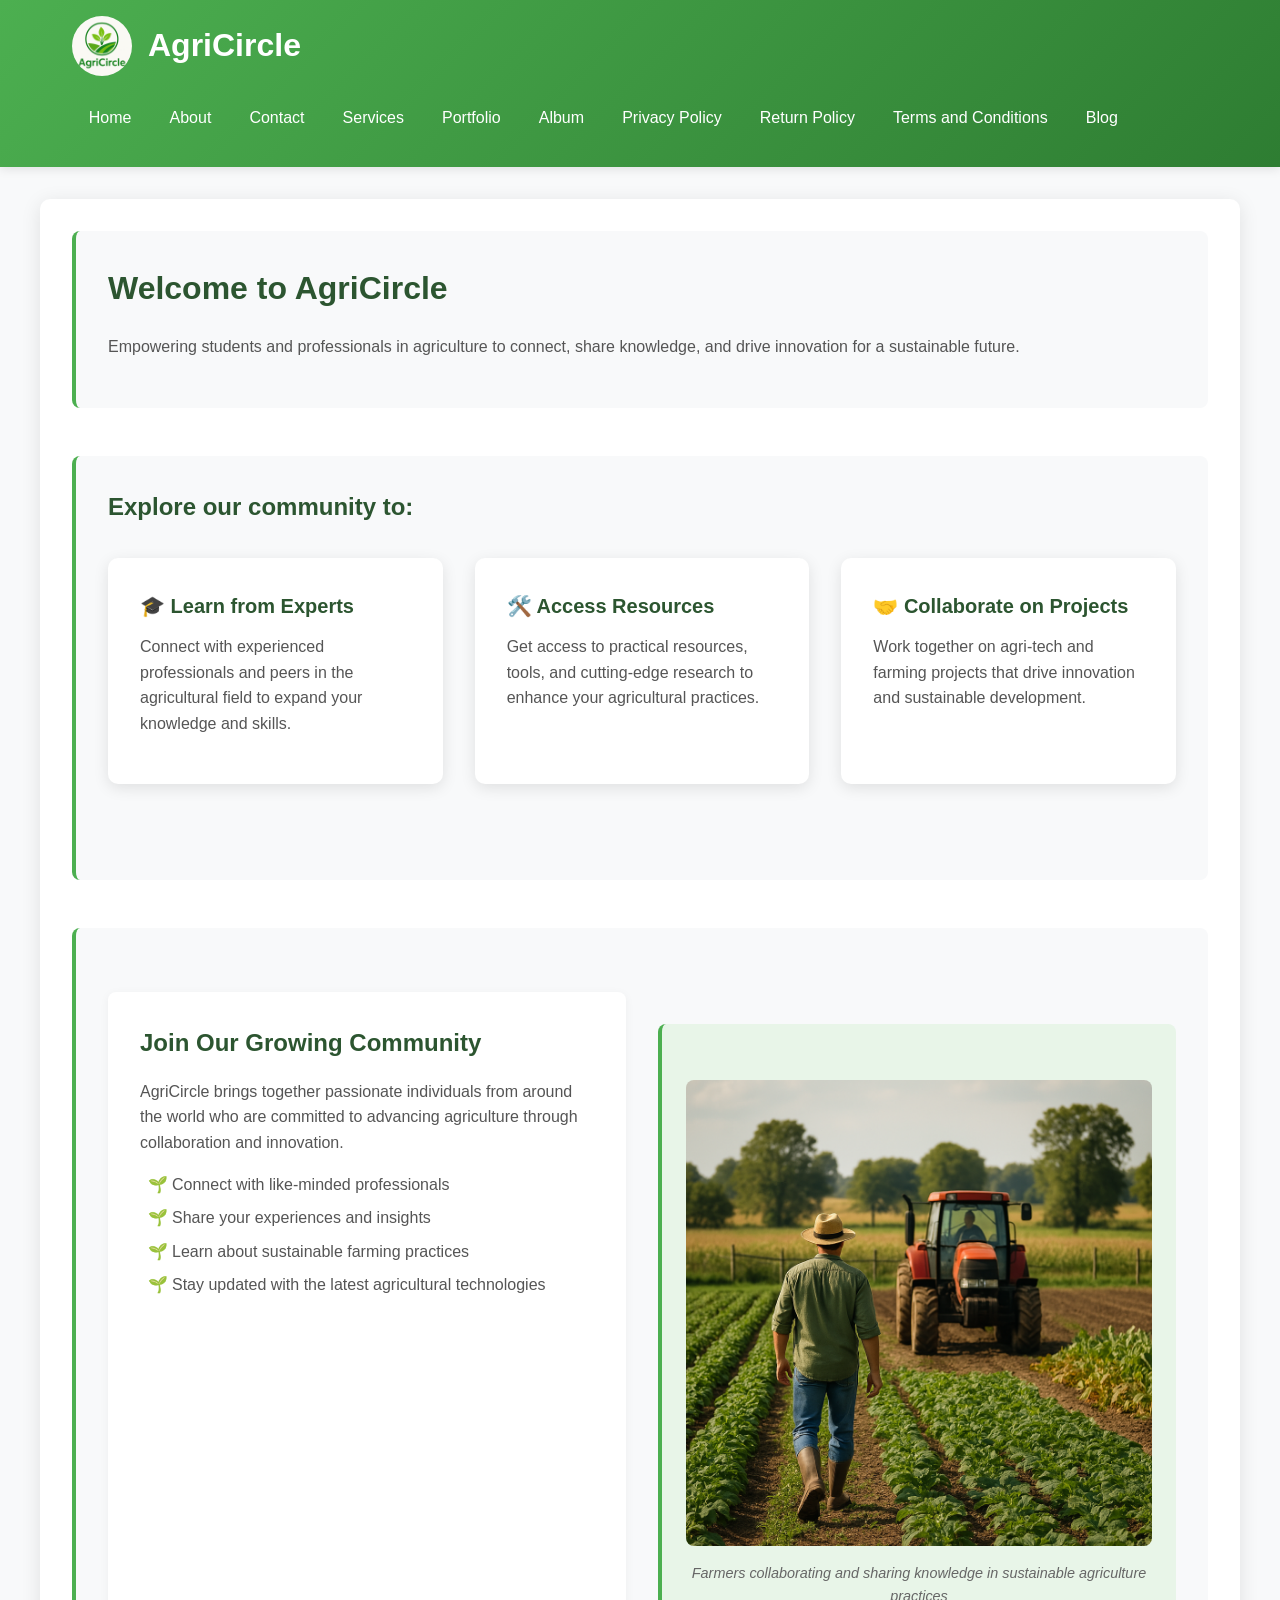
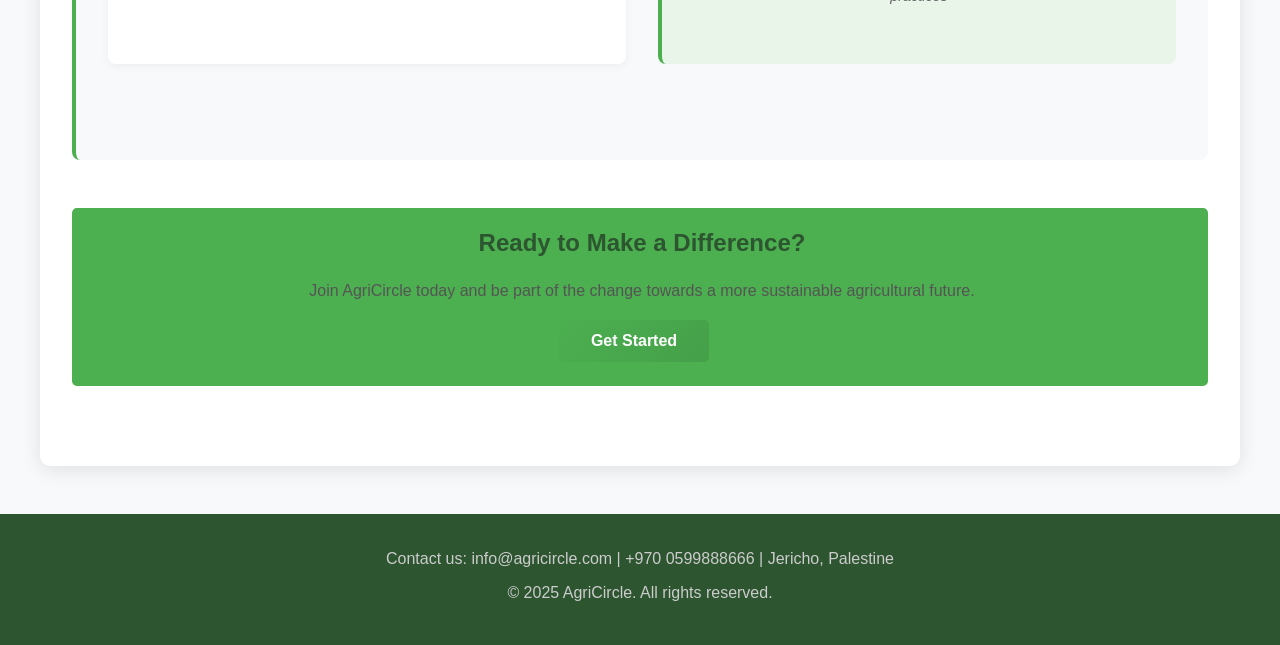
<file: website_project/index.html>
<!DOCTYPE html>
<html lang="en">
<head>
    <meta charset="UTF-8">
    <meta name="viewport" content="width=device-width, initial-scale=1.0">
    <title>AgriCircle - Home</title>
    <link rel="stylesheet" href="style.css">
    <meta name="description" content="AgriCircle - Empowering students and professionals in agriculture to connect, share knowledge, and drive innovation for a sustainable future.">
</head>
<body>
    <header>
        <div class="header-container">
            <div class="logo-section">
                <img src="logo.png" alt="AgriCircle Logo">
                <h1>AgriCircle</h1>
            </div>
            <nav>
                <a href="index.html">Home</a>
                <a href="about.html">About</a>
                <a href="contect.html">Contact</a>
                <a href="services.html">Services</a>
                <a href="portfolio.html">Portfolio</a>
                <a href="album.html">Album</a>
                <a href="privacyPolicy.html">Privacy Policy</a>
                <a href="returnPolicy.html">Return Policy</a>
                <a href="TermsandConditions.html">Terms and Conditions</a>
                <a href="blog.html">Blog</a>
            </nav>
        </div>
    </header>

    <main>
        <section class="hero-section fade-in">
            <h2>Welcome to AgriCircle</h2>
            <p>Empowering students and professionals in agriculture to connect, share knowledge, and drive innovation for a sustainable future.</p>
        </section>

        <section class="features-section">
            <h3>Explore our community to:</h3>
            <div class="grid grid-3">
                <article class="card">
                    <h4>🎓 Learn from Experts</h4>
                    <p>Connect with experienced professionals and peers in the agricultural field to expand your knowledge and skills.</p>
                </article>
                <article class="card">
                    <h4>🛠️ Access Resources</h4>
                    <p>Get access to practical resources, tools, and cutting-edge research to enhance your agricultural practices.</p>
                </article>
                <article class="card">
                    <h4>🤝 Collaborate on Projects</h4>
                    <p>Work together on agri-tech and farming projects that drive innovation and sustainable development.</p>
                </article>
            </div>
        </section>

        <section class="community-section">
            <div class="grid grid-2">
                <article>
                    <h3>Join Our Growing Community</h3>
                    <p>AgriCircle brings together passionate individuals from around the world who are committed to advancing agriculture through collaboration and innovation.</p>
                    <ul>
                        <li>Connect with like-minded professionals</li>
                        <li>Share your experiences and insights</li>
                        <li>Learn about sustainable farming practices</li>
                        <li>Stay updated with the latest agricultural technologies</li>
                    </ul>
                </article>
                <aside>
                    <figure>
                        <img src="farming-community.jpg" alt="Farmers sharing knowledge in the field">
                        <figcaption>Farmers collaborating and sharing knowledge in sustainable agriculture practices</figcaption>
                    </figure>
                </aside>
            </div>
        </section>

        <section class="cta-section text-center bg-green">
            <h3>Ready to Make a Difference?</h3>
            <p>Join AgriCircle today and be part of the change towards a more sustainable agricultural future.</p>
            <button onclick="window.location.href='contect.html'">Get Started</button>
        </section>
    </main>

    <footer>
        <div class="container">
            <p>Contact us: info@agricircle.com | +970 0599888666 | Jericho, Palestine</p>
            <p>&copy; 2025 AgriCircle. All rights reserved.</p>
        </div>
    </footer>
</body>
</html>
</file>
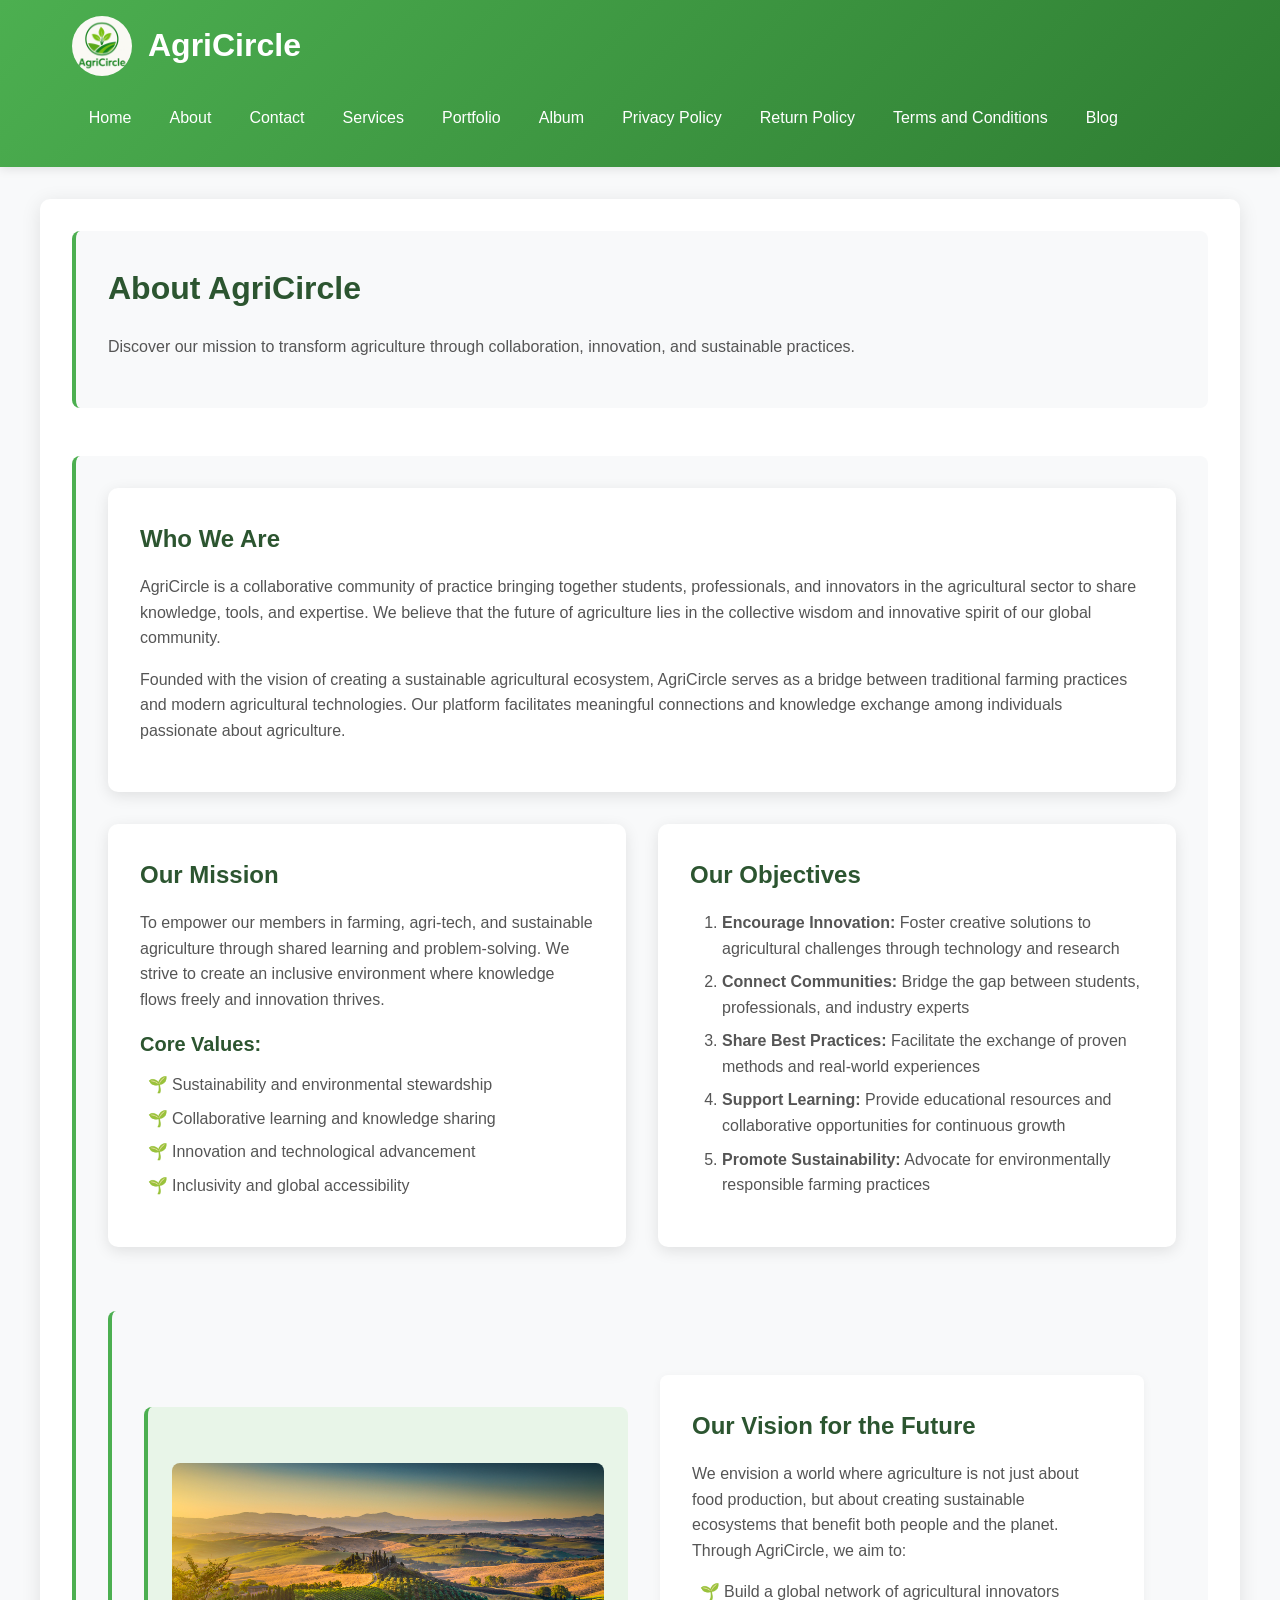
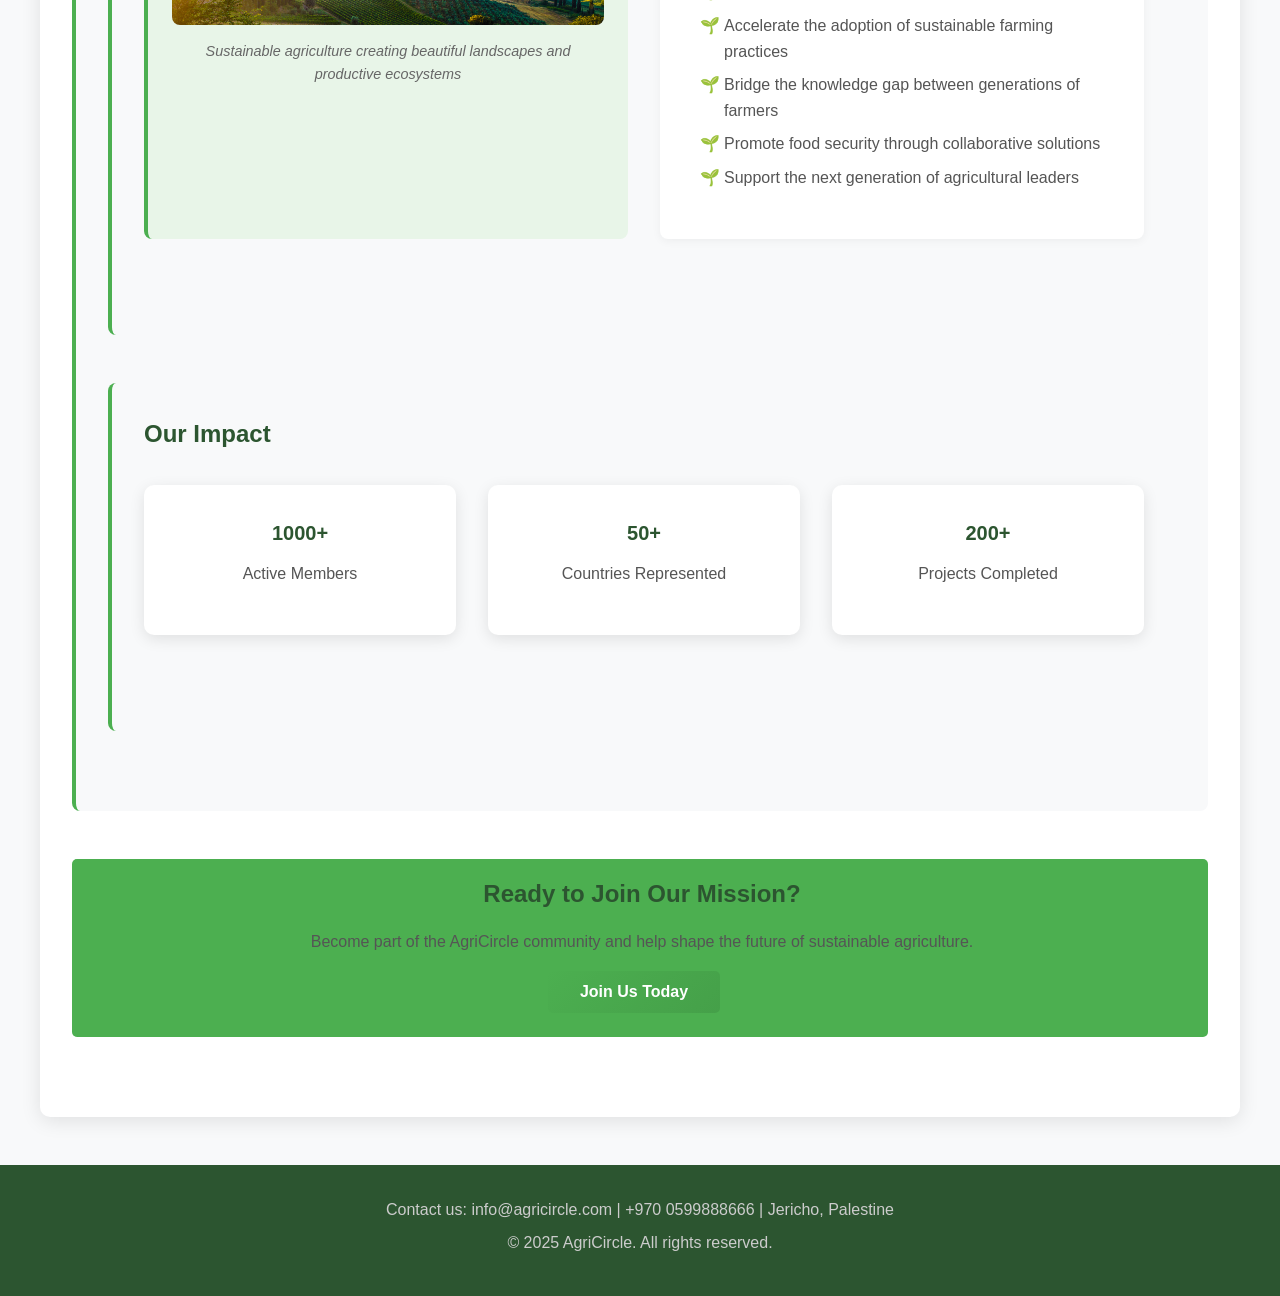
<file: website_project/about.html>
<!DOCTYPE html>
<html lang="en">
<head>
    <meta charset="UTF-8">
    <meta name="viewport" content="width=device-width, initial-scale=1.0">
    <title>AgriCircle - About</title>
    <link rel="stylesheet" href="style.css">
    <meta name="description" content="Learn about AgriCircle - A collaborative community bringing together students, professionals, and innovators in agriculture.">
</head>
<body>
    <header>
        <div class="header-container">
            <div class="logo-section">
                <img src="logo.png" alt="AgriCircle Logo">
                <h1>AgriCircle</h1>
            </div>
            <nav>
                <a href="index.html">Home</a>
                <a href="about.html">About</a>
                <a href="contect.html">Contact</a>
                <a href="services.html">Services</a>
                <a href="portfolio.html">Portfolio</a>
                <a href="album.html">Album</a>
                <a href="privacyPolicy.html">Privacy Policy</a>
                <a href="returnPolicy.html">Return Policy</a>
                <a href="TermsandConditions.html">Terms and Conditions</a>
                <a href="blog.html">Blog</a>
            </nav>
        </div>
    </header>

    <main>
        <section class="hero-section fade-in">
            <h2>About AgriCircle</h2>
            <p>Discover our mission to transform agriculture through collaboration, innovation, and sustainable practices.</p>
        </section>

        <section class="about-content">
            <article class="card slide-in">
                <h3>Who We Are</h3>
                <p>AgriCircle is a collaborative community of practice bringing together students, professionals, and innovators in the agricultural sector to share knowledge, tools, and expertise. We believe that the future of agriculture lies in the collective wisdom and innovative spirit of our global community.</p>
                
                <p>Founded with the vision of creating a sustainable agricultural ecosystem, AgriCircle serves as a bridge between traditional farming practices and modern agricultural technologies. Our platform facilitates meaningful connections and knowledge exchange among individuals passionate about agriculture.</p>
            </article>

            <div class="grid grid-2">
                <article class="card">
                    <h3>Our Mission</h3>
                    <p>To empower our members in farming, agri-tech, and sustainable agriculture through shared learning and problem-solving. We strive to create an inclusive environment where knowledge flows freely and innovation thrives.</p>
                    
                    <h4>Core Values:</h4>
                    <ul>
                        <li>Sustainability and environmental stewardship</li>
                        <li>Collaborative learning and knowledge sharing</li>
                        <li>Innovation and technological advancement</li>
                        <li>Inclusivity and global accessibility</li>
                    </ul>
                </article>

                <article class="card">
                    <h3>Our Objectives</h3>
                    <ol>
                        <li><strong>Encourage Innovation:</strong> Foster creative solutions to agricultural challenges through technology and research</li>
                        <li><strong>Connect Communities:</strong> Bridge the gap between students, professionals, and industry experts</li>
                        <li><strong>Share Best Practices:</strong> Facilitate the exchange of proven methods and real-world experiences</li>
                        <li><strong>Support Learning:</strong> Provide educational resources and collaborative opportunities for continuous growth</li>
                        <li><strong>Promote Sustainability:</strong> Advocate for environmentally responsible farming practices</li>
                    </ol>
                </article>
            </div>

            <section class="vision-section">
                <div class="grid grid-2">
                    <aside>
                        <figure>
                            <img src="istock-477786438.jpg" alt="Vast green agricultural landscape with rolling hills">
                            <figcaption>Sustainable agriculture creating beautiful landscapes and productive ecosystems</figcaption>
                        </figure>
                    </aside>
                    <article>
                        <h3>Our Vision for the Future</h3>
                        <p>We envision a world where agriculture is not just about food production, but about creating sustainable ecosystems that benefit both people and the planet. Through AgriCircle, we aim to:</p>
                        
                        <ul>
                            <li>Build a global network of agricultural innovators</li>
                            <li>Accelerate the adoption of sustainable farming practices</li>
                            <li>Bridge the knowledge gap between generations of farmers</li>
                            <li>Promote food security through collaborative solutions</li>
                            <li>Support the next generation of agricultural leaders</li>
                        </ul>
                    </article>
                </div>
            </section>

            <section class="team-section">
                <h3>Our Impact</h3>
                <div class="grid grid-3">
                    <article class="card text-center">
                        <h4>1000+</h4>
                        <p>Active Members</p>
                    </article>
                    <article class="card text-center">
                        <h4>50+</h4>
                        <p>Countries Represented</p>
                    </article>
                    <article class="card text-center">
                        <h4>200+</h4>
                        <p>Projects Completed</p>
                    </article>
                </div>
            </section>
        </section>

        <section class="cta-section text-center bg-green">
            <h3>Ready to Join Our Mission?</h3>
            <p>Become part of the AgriCircle community and help shape the future of sustainable agriculture.</p>
            <button onclick="window.location.href='contect.html'">Join Us Today</button>
        </section>
    </main>

    <footer>
        <div class="container">
            <p>Contact us: info@agricircle.com | +970 0599888666 | Jericho, Palestine</p>
            <p>&copy; 2025 AgriCircle. All rights reserved.</p>
        </div>
    </footer>
</body>
</html>
</file>
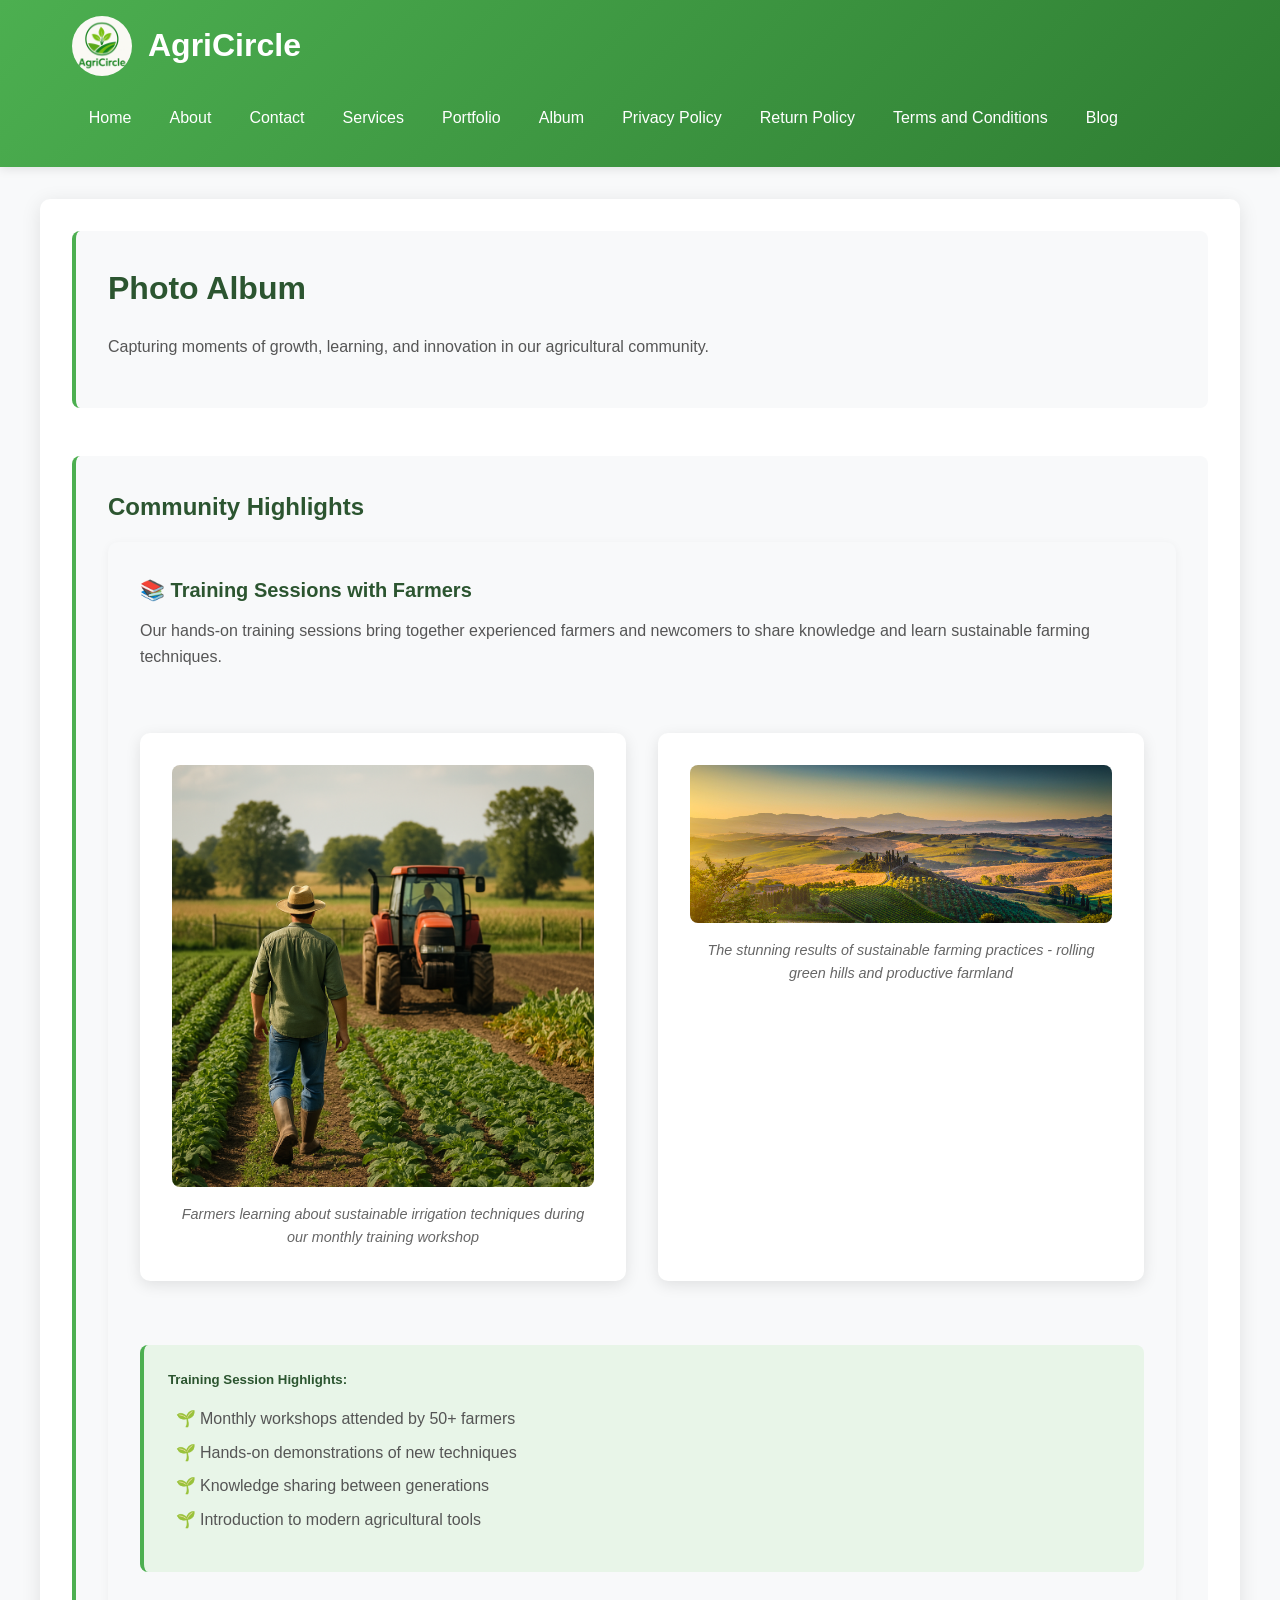
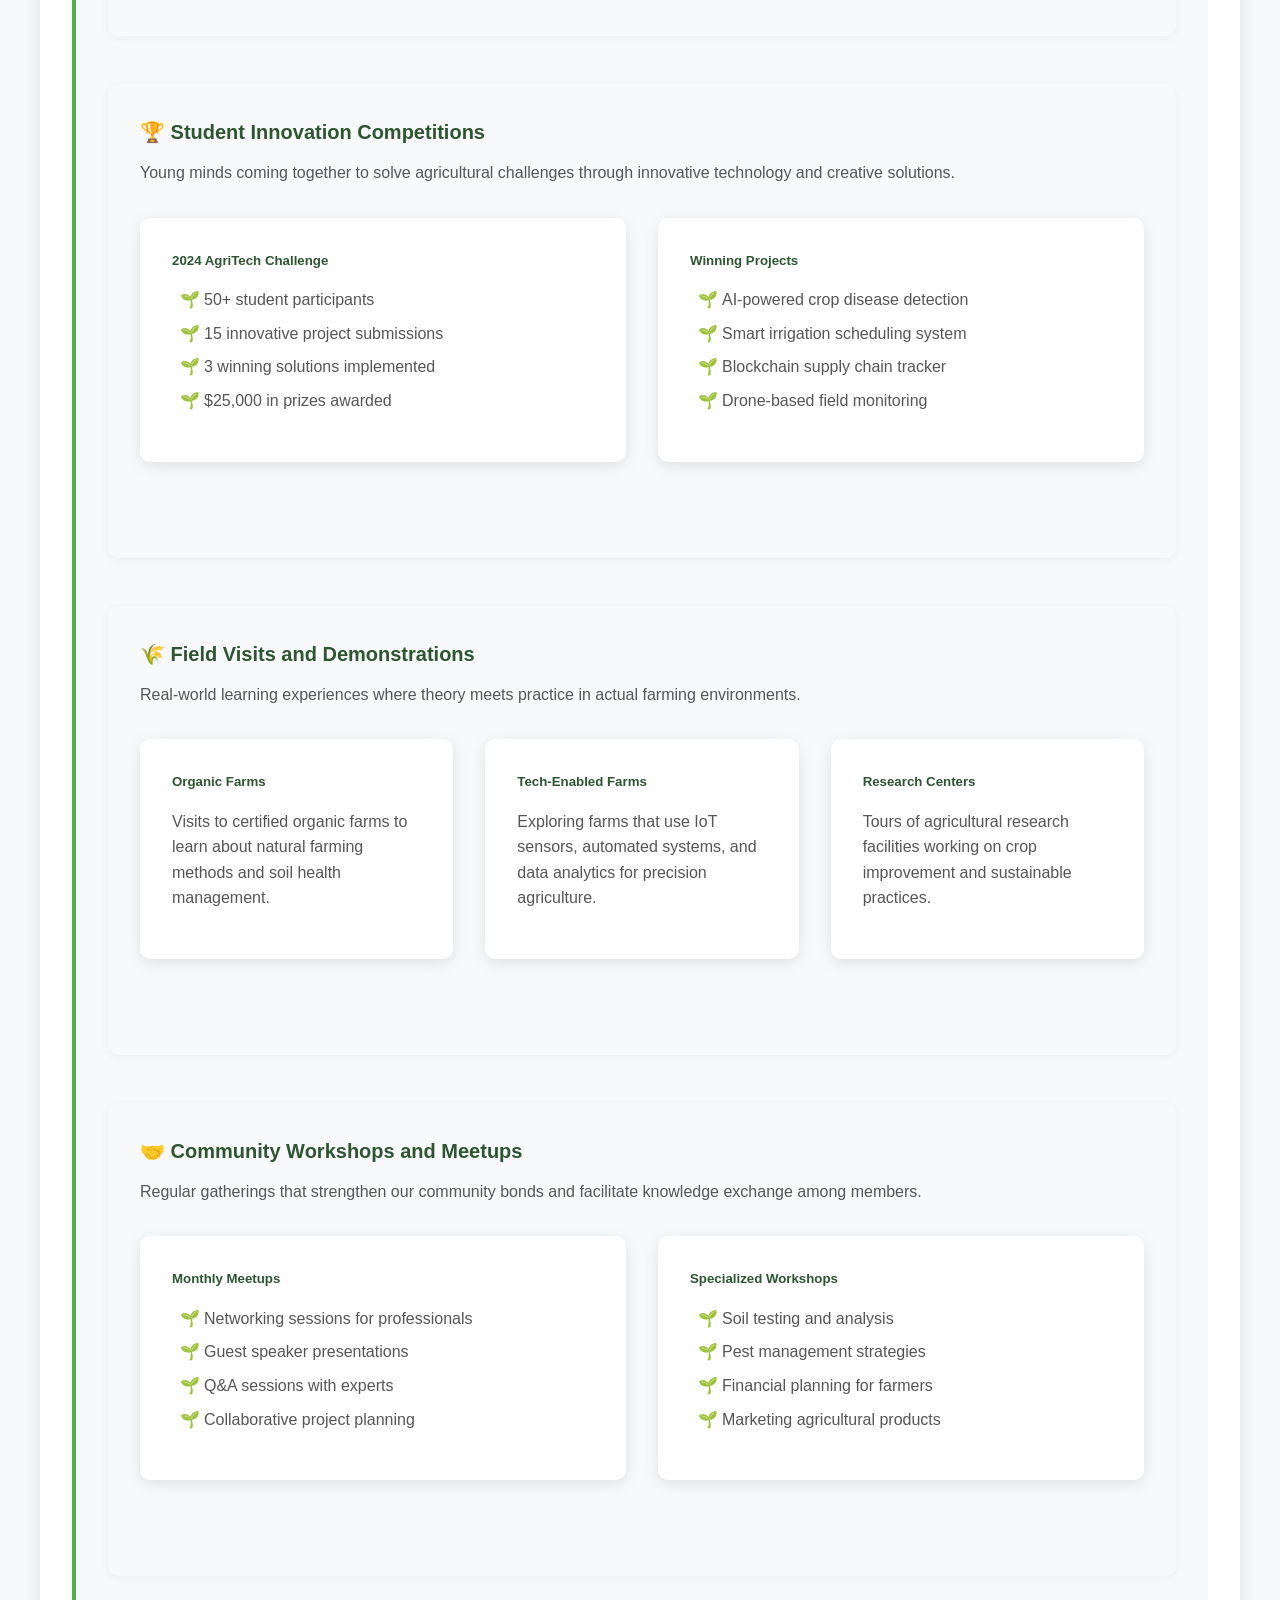
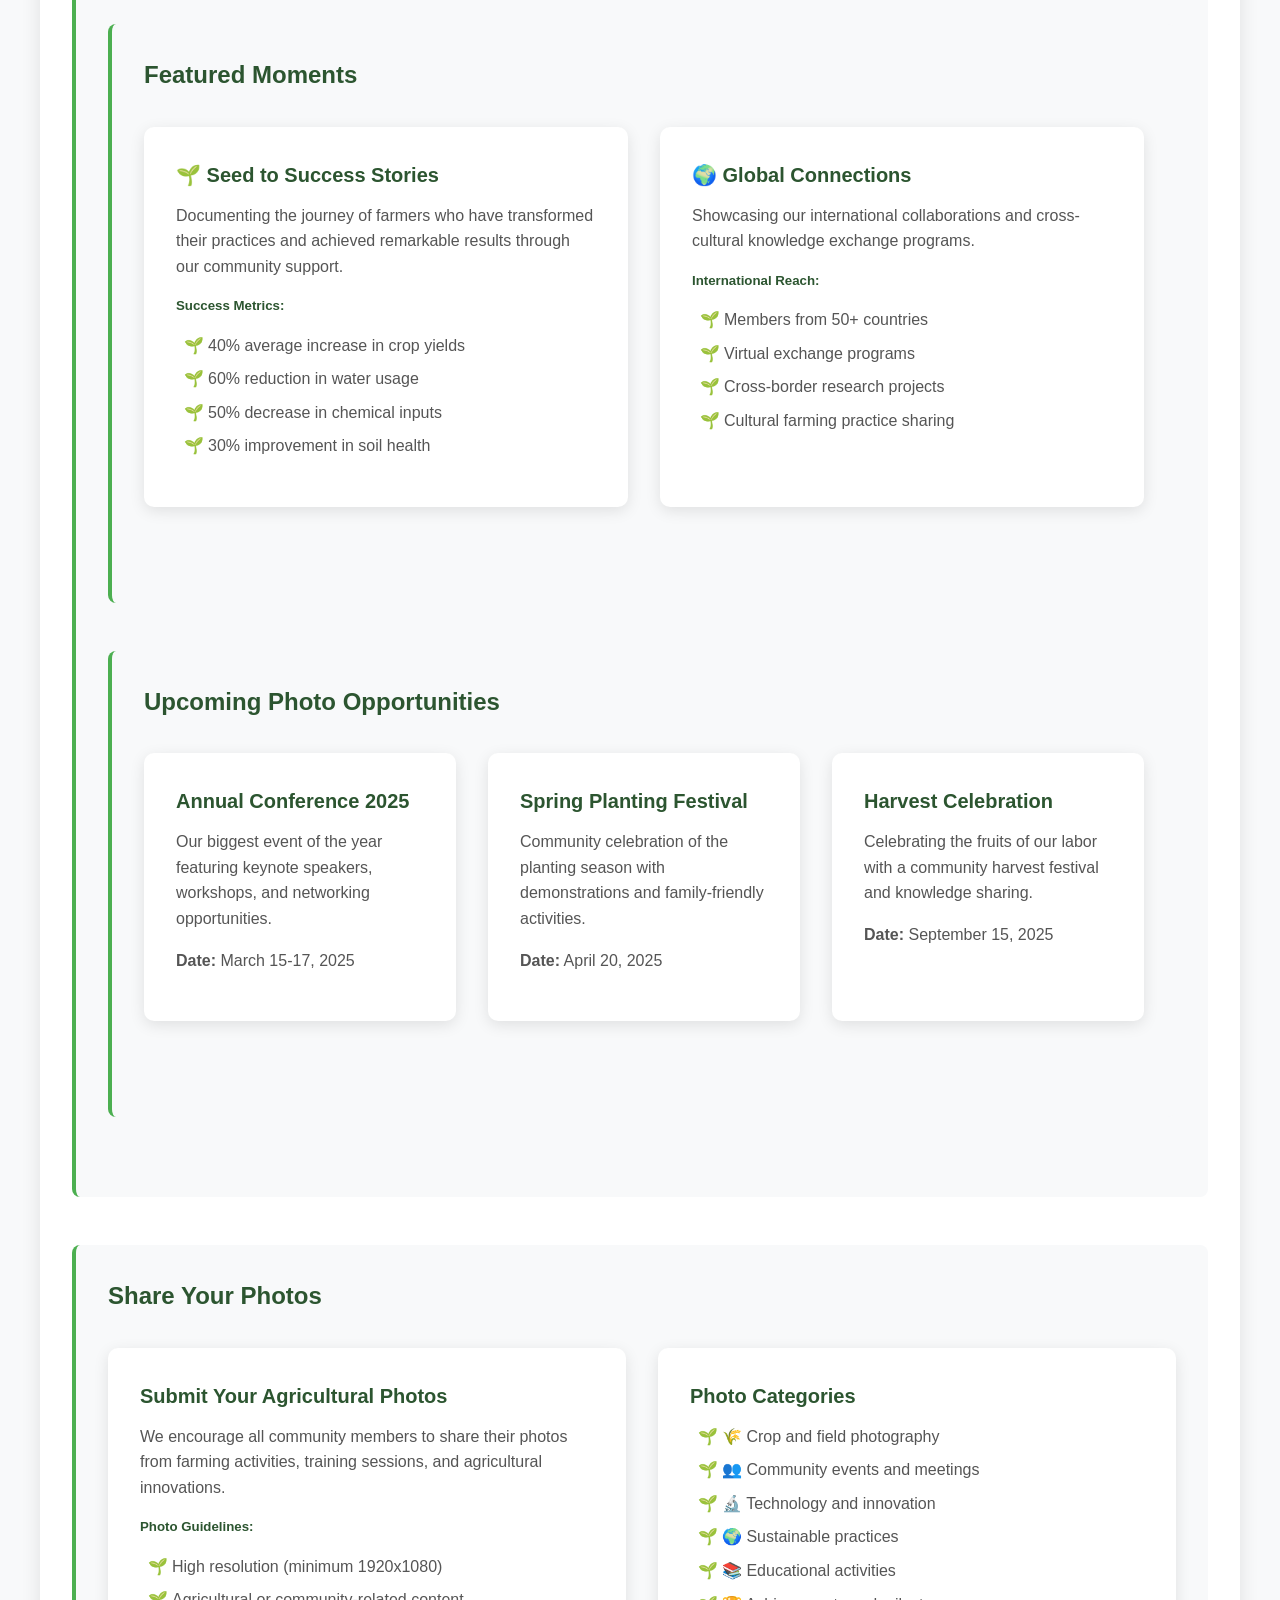
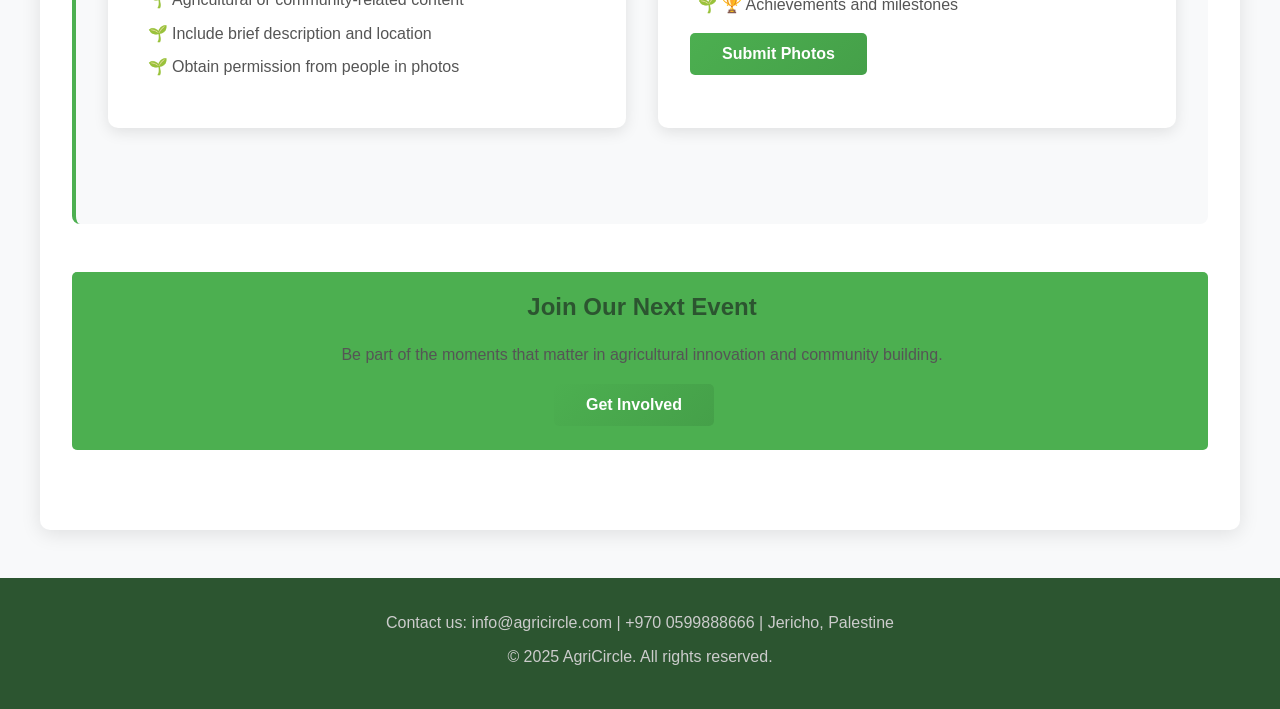
<file: website_project/album.html>
<!DOCTYPE html>
<html lang="en">
<head>
    <meta charset="UTF-8">
    <meta name="viewport" content="width=device-width, initial-scale=1.0">
    <title>AgriCircle - Album</title>
    <link rel="stylesheet" href="style.css">
    <meta name="description" content="Browse AgriCircle's photo album showcasing community highlights, training sessions, field visits, and agricultural innovations.">
</head>
<body>
    <header>
        <div class="header-container">
            <div class="logo-section">
                <img src="logo.png" alt="AgriCircle Logo">
                <h1>AgriCircle</h1>
            </div>
            <nav>
                <a href="index.html">Home</a>
                <a href="about.html">About</a>
                <a href="contect.html">Contact</a>
                <a href="services.html">Services</a>
                <a href="portfolio.html">Portfolio</a>
                <a href="album.html">Album</a>
                <a href="privacyPolicy.html">Privacy Policy</a>
                <a href="returnPolicy.html">Return Policy</a>
                <a href="TermsandConditions.html">Terms and Conditions</a>
                <a href="blog.html">Blog</a>
            </nav>
        </div>
    </header>

    <main>
        <section class="hero-section fade-in">
            <h2>Photo Album</h2>
            <p>Capturing moments of growth, learning, and innovation in our agricultural community.</p>
        </section>

        <section class="album-content">
            <h3>Community Highlights</h3>
            
            <article class="gallery-section">
                <h4>📚 Training Sessions with Farmers</h4>
                <p>Our hands-on training sessions bring together experienced farmers and newcomers to share knowledge and learn sustainable farming techniques.</p>
                
                <div class="photo-grid">
                    <figure class="card">
                        <img src="farming-community.jpg" alt="Farmers participating in a training session">
                        <figcaption>Farmers learning about sustainable irrigation techniques during our monthly training workshop</figcaption>
                    </figure>
                    
                    <figure class="card">
                        <img src="istock-477786438.jpg" alt="Beautiful agricultural landscape">
                        <figcaption>The stunning results of sustainable farming practices - rolling green hills and productive farmland</figcaption>
                    </figure>
                </div>
                
                <aside class="event-details">
                    <h5>Training Session Highlights:</h5>
                    <ul>
                        <li>Monthly workshops attended by 50+ farmers</li>
                        <li>Hands-on demonstrations of new techniques</li>
                        <li>Knowledge sharing between generations</li>
                        <li>Introduction to modern agricultural tools</li>
                    </ul>
                </aside>
            </article>

            <article class="gallery-section">
                <h4>🏆 Student Innovation Competitions</h4>
                <p>Young minds coming together to solve agricultural challenges through innovative technology and creative solutions.</p>
                
                <div class="competition-highlights">
                    <div class="grid grid-2">
                        <div class="card">
                            <h5>2024 AgriTech Challenge</h5>
                            <ul>
                                <li>50+ student participants</li>
                                <li>15 innovative project submissions</li>
                                <li>3 winning solutions implemented</li>
                                <li>$25,000 in prizes awarded</li>
                            </ul>
                        </div>
                        
                        <div class="card">
                            <h5>Winning Projects</h5>
                            <ul>
                                <li>AI-powered crop disease detection</li>
                                <li>Smart irrigation scheduling system</li>
                                <li>Blockchain supply chain tracker</li>
                                <li>Drone-based field monitoring</li>
                            </ul>
                        </div>
                    </div>
                </div>
            </article>

            <article class="gallery-section">
                <h4>🌾 Field Visits and Demonstrations</h4>
                <p>Real-world learning experiences where theory meets practice in actual farming environments.</p>
                
                <div class="field-visit-info">
                    <div class="grid grid-3">
                        <div class="card">
                            <h5>Organic Farms</h5>
                            <p>Visits to certified organic farms to learn about natural farming methods and soil health management.</p>
                        </div>
                        
                        <div class="card">
                            <h5>Tech-Enabled Farms</h5>
                            <p>Exploring farms that use IoT sensors, automated systems, and data analytics for precision agriculture.</p>
                        </div>
                        
                        <div class="card">
                            <h5>Research Centers</h5>
                            <p>Tours of agricultural research facilities working on crop improvement and sustainable practices.</p>
                        </div>
                    </div>
                </div>
            </article>

            <article class="gallery-section">
                <h4>🤝 Community Workshops and Meetups</h4>
                <p>Regular gatherings that strengthen our community bonds and facilitate knowledge exchange among members.</p>
                
                <div class="workshop-types">
                    <div class="grid grid-2">
                        <div class="card">
                            <h5>Monthly Meetups</h5>
                            <ul>
                                <li>Networking sessions for professionals</li>
                                <li>Guest speaker presentations</li>
                                <li>Q&A sessions with experts</li>
                                <li>Collaborative project planning</li>
                            </ul>
                        </div>
                        
                        <div class="card">
                            <h5>Specialized Workshops</h5>
                            <ul>
                                <li>Soil testing and analysis</li>
                                <li>Pest management strategies</li>
                                <li>Financial planning for farmers</li>
                                <li>Marketing agricultural products</li>
                            </ul>
                        </div>
                    </div>
                </div>
            </article>

            <section class="featured-moments">
                <h3>Featured Moments</h3>
                <div class="grid grid-2">
                    <article class="card">
                        <h4>🌱 Seed to Success Stories</h4>
                        <p>Documenting the journey of farmers who have transformed their practices and achieved remarkable results through our community support.</p>
                        
                        <h5>Success Metrics:</h5>
                        <ul>
                            <li>40% average increase in crop yields</li>
                            <li>60% reduction in water usage</li>
                            <li>50% decrease in chemical inputs</li>
                            <li>30% improvement in soil health</li>
                        </ul>
                    </article>
                    
                    <article class="card">
                        <h4>🌍 Global Connections</h4>
                        <p>Showcasing our international collaborations and cross-cultural knowledge exchange programs.</p>
                        
                        <h5>International Reach:</h5>
                        <ul>
                            <li>Members from 50+ countries</li>
                            <li>Virtual exchange programs</li>
                            <li>Cross-border research projects</li>
                            <li>Cultural farming practice sharing</li>
                        </ul>
                    </article>
                </div>
            </section>

            <section class="upcoming-events">
                <h3>Upcoming Photo Opportunities</h3>
                <div class="grid grid-3">
                    <article class="card">
                        <h4>Annual Conference 2025</h4>
                        <p>Our biggest event of the year featuring keynote speakers, workshops, and networking opportunities.</p>
                        <p><strong>Date:</strong> March 15-17, 2025</p>
                    </article>
                    
                    <article class="card">
                        <h4>Spring Planting Festival</h4>
                        <p>Community celebration of the planting season with demonstrations and family-friendly activities.</p>
                        <p><strong>Date:</strong> April 20, 2025</p>
                    </article>
                    
                    <article class="card">
                        <h4>Harvest Celebration</h4>
                        <p>Celebrating the fruits of our labor with a community harvest festival and knowledge sharing.</p>
                        <p><strong>Date:</strong> September 15, 2025</p>
                    </article>
                </div>
            </section>
        </section>

        <section class="photo-submission">
            <h3>Share Your Photos</h3>
            <div class="grid grid-2">
                <article class="card">
                    <h4>Submit Your Agricultural Photos</h4>
                    <p>We encourage all community members to share their photos from farming activities, training sessions, and agricultural innovations.</p>
                    
                    <h5>Photo Guidelines:</h5>
                    <ul>
                        <li>High resolution (minimum 1920x1080)</li>
                        <li>Agricultural or community-related content</li>
                        <li>Include brief description and location</li>
                        <li>Obtain permission from people in photos</li>
                    </ul>
                </article>
                
                <article class="card">
                    <h4>Photo Categories</h4>
                    <ul>
                        <li>🌾 Crop and field photography</li>
                        <li>👥 Community events and meetings</li>
                        <li>🔬 Technology and innovation</li>
                        <li>🌍 Sustainable practices</li>
                        <li>📚 Educational activities</li>
                        <li>🏆 Achievements and milestones</li>
                    </ul>
                    
                    <button onclick="window.location.href='contect.html'">Submit Photos</button>
                </article>
            </div>
        </section>

        <section class="cta-section text-center bg-green">
            <h3>Join Our Next Event</h3>
            <p>Be part of the moments that matter in agricultural innovation and community building.</p>
            <button onclick="window.location.href='contect.html'">Get Involved</button>
        </section>
    </main>

    <footer>
        <div class="container">
            <p>Contact us: info@agricircle.com | +970 0599888666 | Jericho, Palestine</p>
            <p>&copy; 2025 AgriCircle. All rights reserved.</p>
        </div>
    </footer>
</body>
</html>
</file>
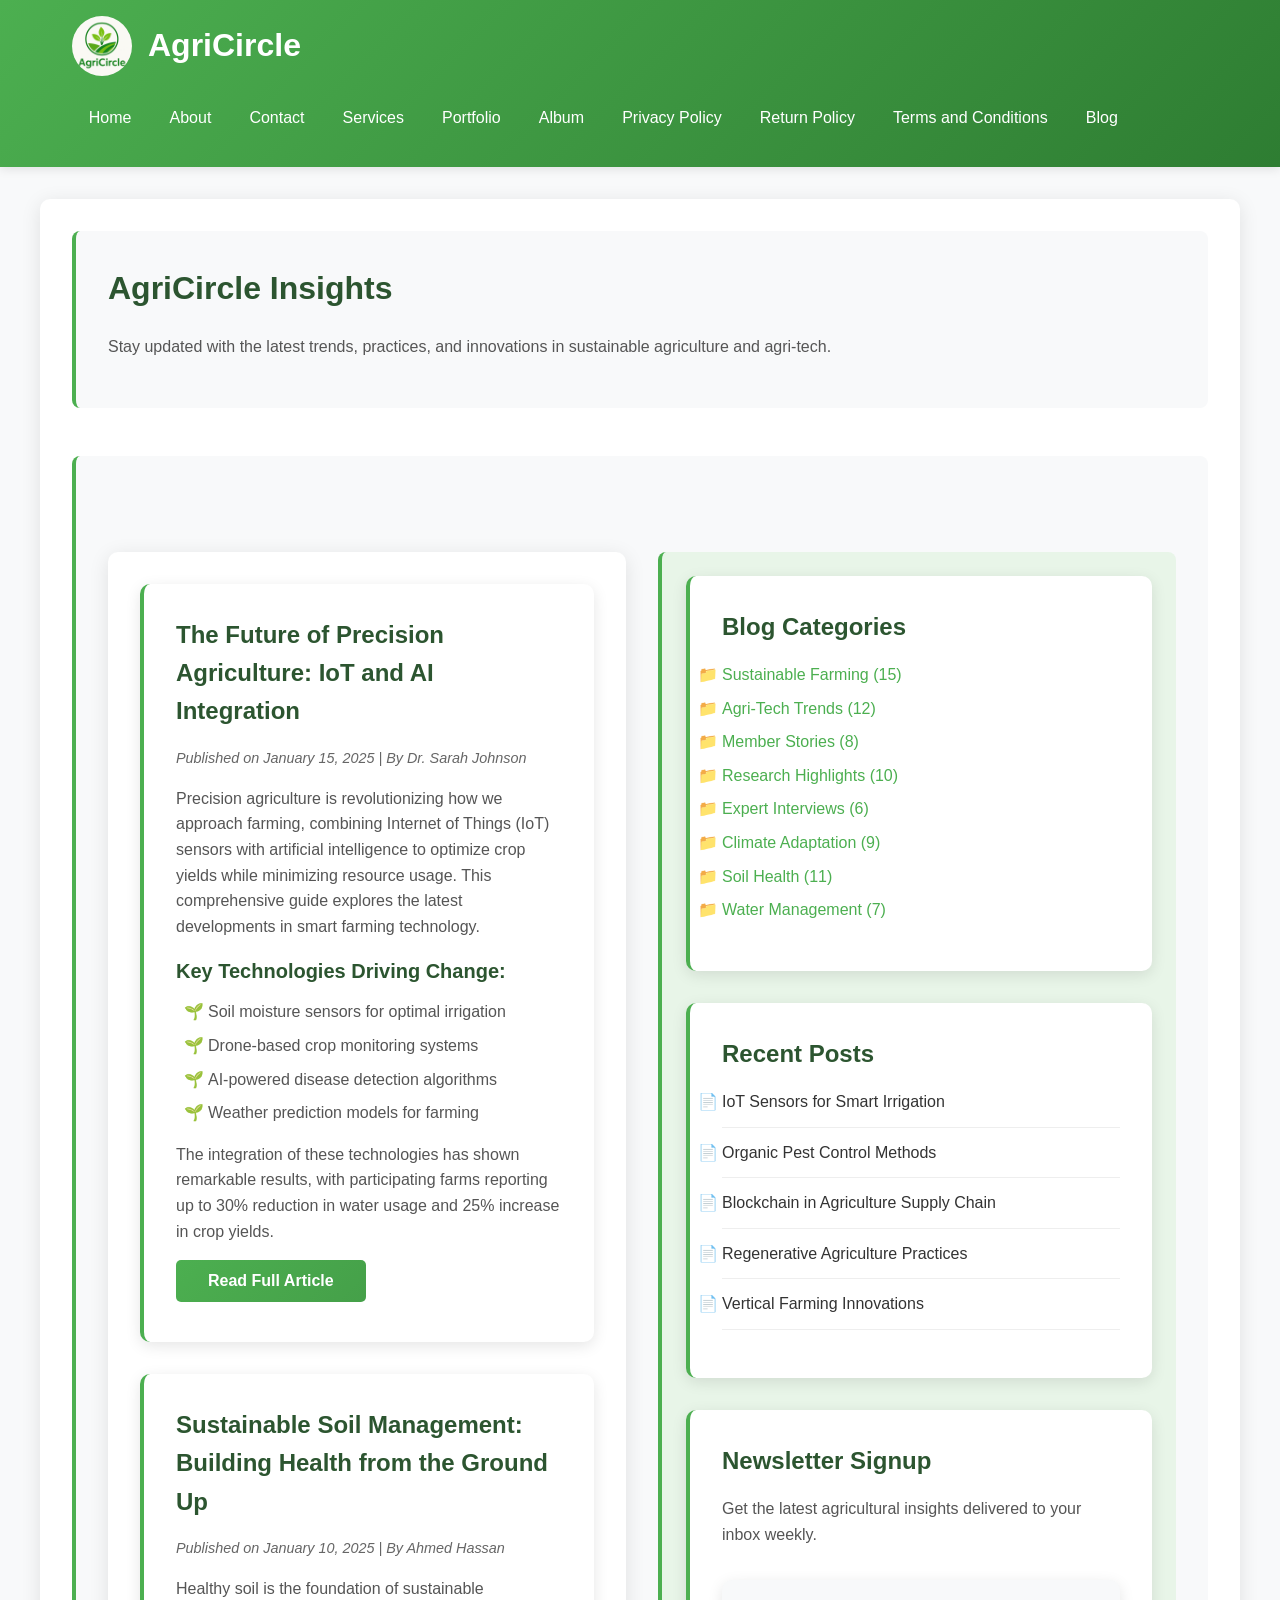
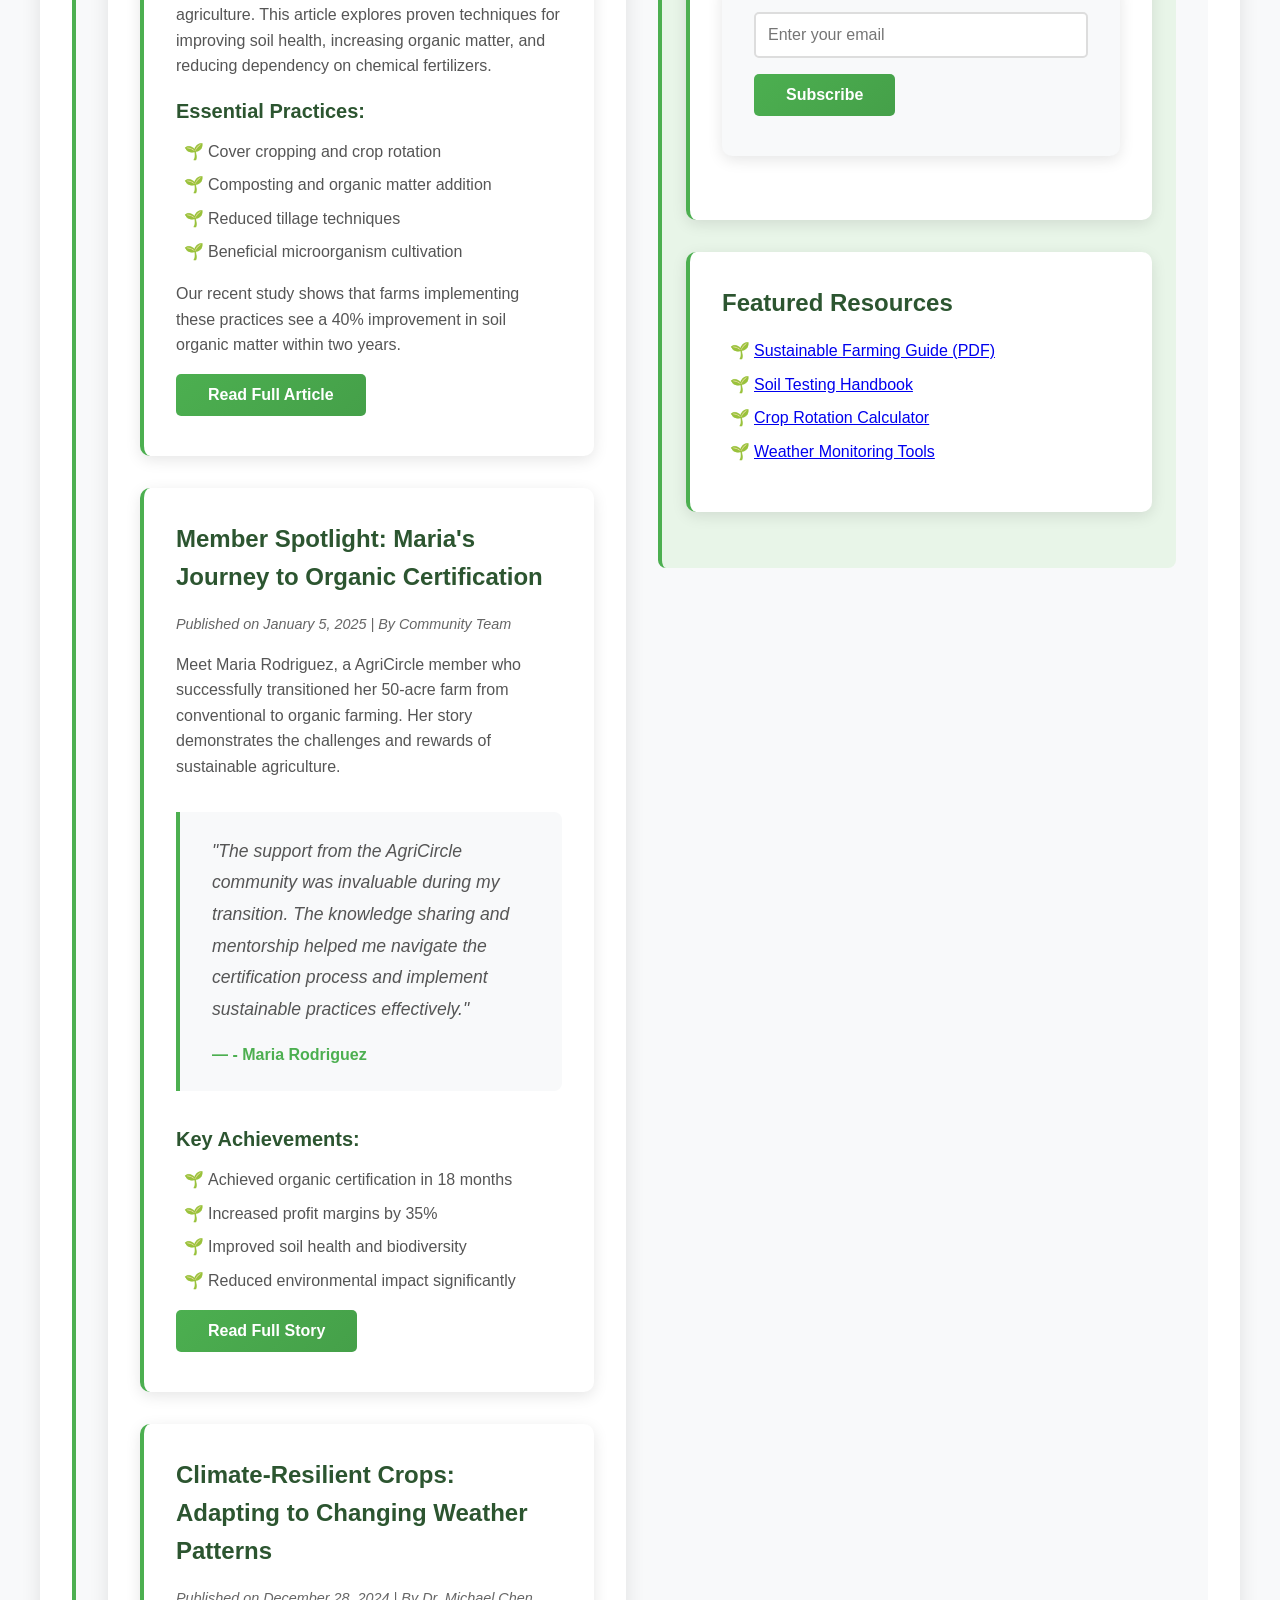
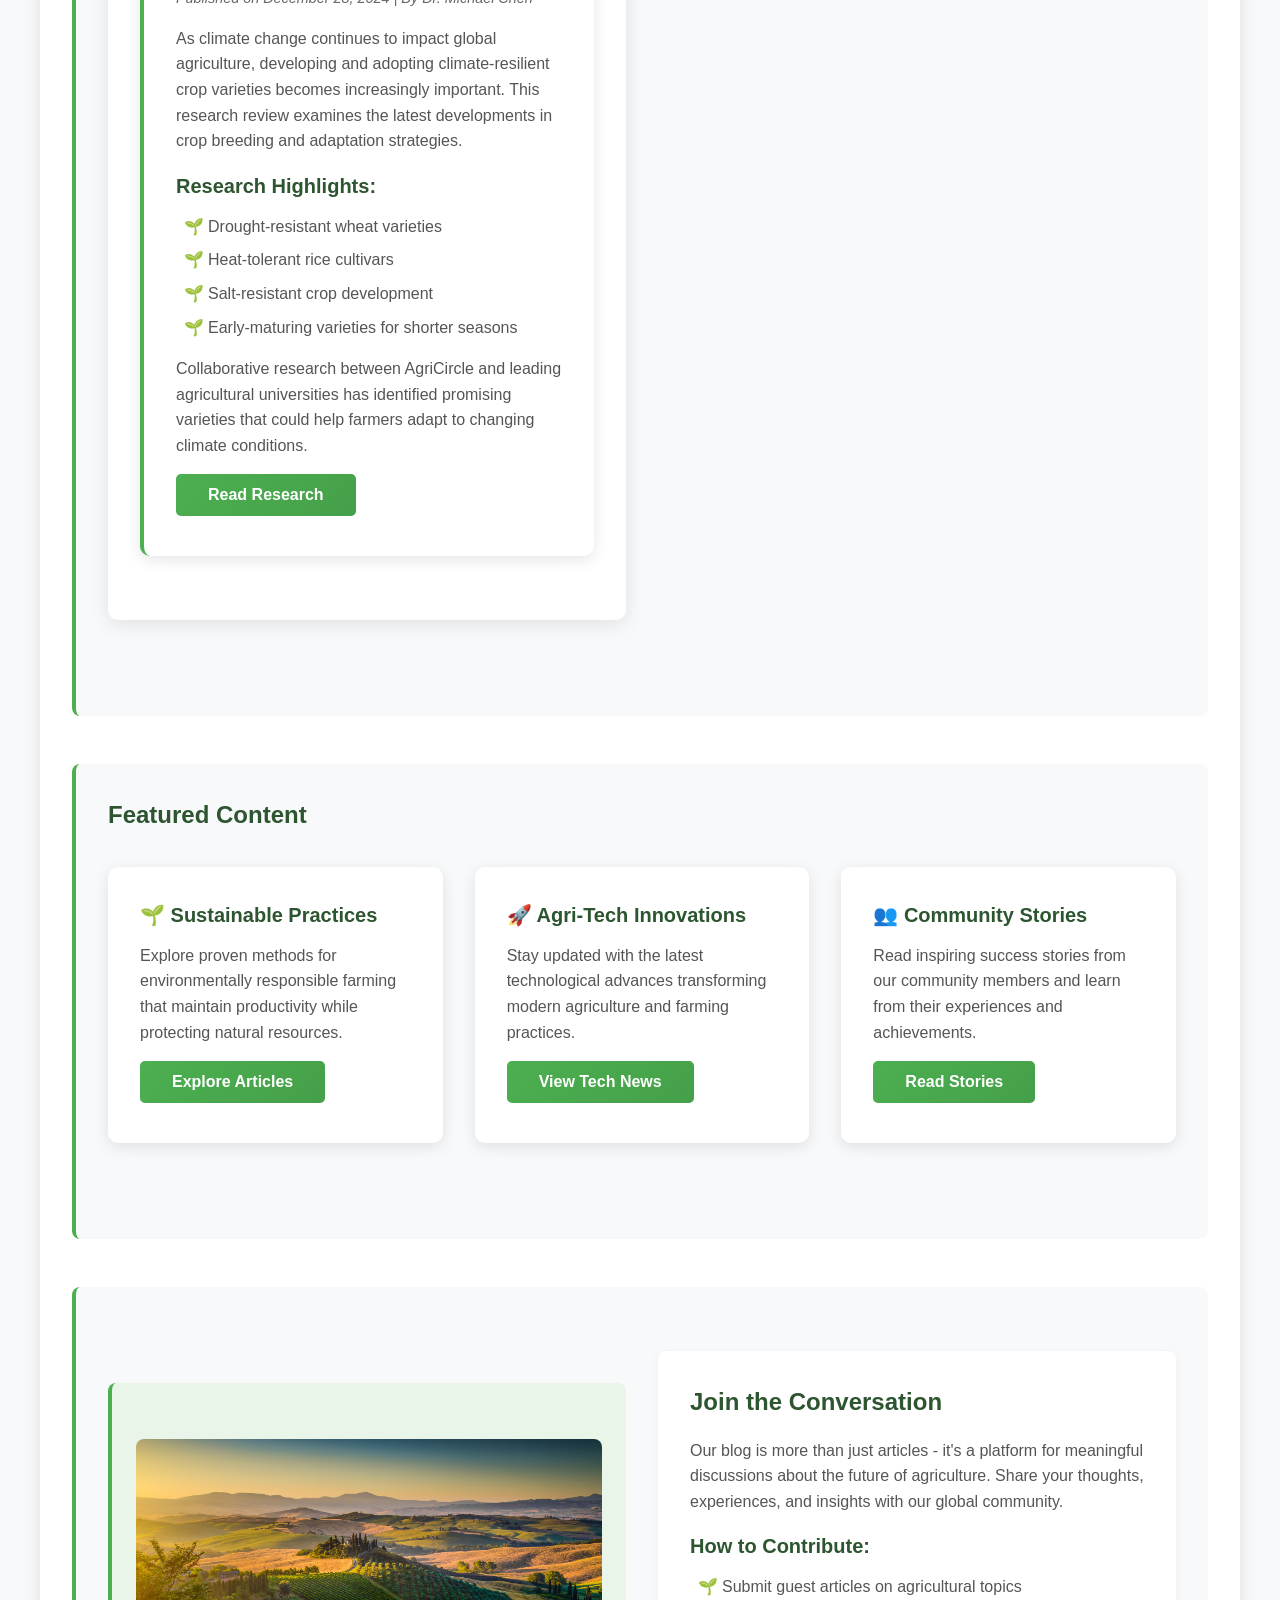
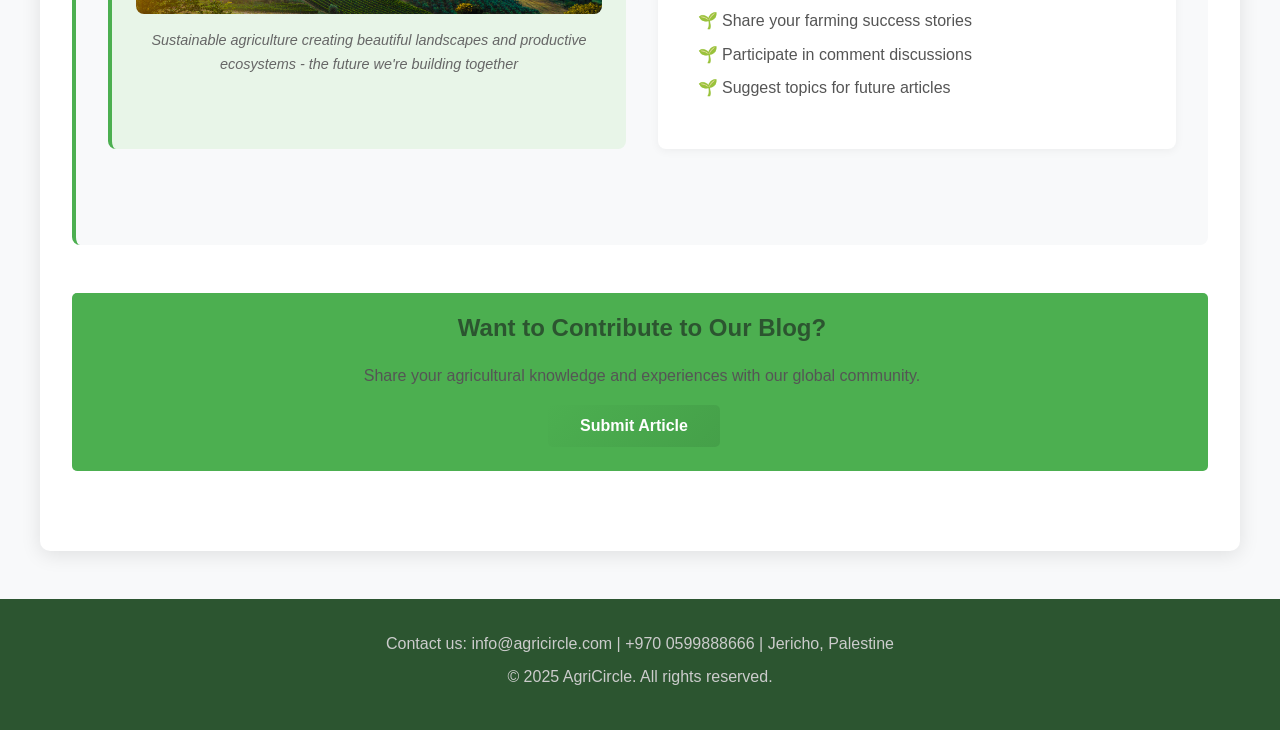
<file: website_project/blog.html>
<!DOCTYPE html>
<html lang="en">
<head>
    <meta charset="UTF-8">
    <meta name="viewport" content="width=device-width, initial-scale=1.0">
    <title>AgriCircle - Blog</title>
    <link rel="stylesheet" href="style.css">
    <meta name="description" content="Read the latest insights from AgriCircle on sustainable farming practices, agri-tech trends, member success stories, and expert interviews.">
</head>
<body>
    <header>
        <div class="header-container">
            <div class="logo-section">
                <img src="logo.png" alt="AgriCircle Logo">
                <h1>AgriCircle</h1>
            </div>
            <nav>
                <a href="index.html">Home</a>
                <a href="about.html">About</a>
                <a href="contect.html">Contact</a>
                <a href="services.html">Services</a>
                <a href="portfolio.html">Portfolio</a>
                <a href="album.html">Album</a>
                <a href="privacyPolicy.html">Privacy Policy</a>
                <a href="returnPolicy.html">Return Policy</a>
                <a href="TermsandConditions.html">Terms and Conditions</a>
                <a href="blog.html">Blog</a>
            </nav>
        </div>
    </header>

    <main>
        <section class="hero-section fade-in">
            <h2>AgriCircle Insights</h2>
            <p>Stay updated with the latest trends, practices, and innovations in sustainable agriculture and agri-tech.</p>
        </section>

        <section class="blog-content">
            <div class="grid grid-2">
                <main class="blog-posts">
                    <article class="card blog-post">
                        <h3>The Future of Precision Agriculture: IoT and AI Integration</h3>
                        <p class="post-meta">Published on January 15, 2025 | By Dr. Sarah Johnson</p>
                        <p>Precision agriculture is revolutionizing how we approach farming, combining Internet of Things (IoT) sensors with artificial intelligence to optimize crop yields while minimizing resource usage. This comprehensive guide explores the latest developments in smart farming technology.</p>
                        
                        <h4>Key Technologies Driving Change:</h4>
                        <ul>
                            <li>Soil moisture sensors for optimal irrigation</li>
                            <li>Drone-based crop monitoring systems</li>
                            <li>AI-powered disease detection algorithms</li>
                            <li>Weather prediction models for farming</li>
                        </ul>
                        
                        <p>The integration of these technologies has shown remarkable results, with participating farms reporting up to 30% reduction in water usage and 25% increase in crop yields.</p>
                        
                        <button>Read Full Article</button>
                    </article>

                    <article class="card blog-post">
                        <h3>Sustainable Soil Management: Building Health from the Ground Up</h3>
                        <p class="post-meta">Published on January 10, 2025 | By Ahmed Hassan</p>
                        <p>Healthy soil is the foundation of sustainable agriculture. This article explores proven techniques for improving soil health, increasing organic matter, and reducing dependency on chemical fertilizers.</p>
                        
                        <h4>Essential Practices:</h4>
                        <ul>
                            <li>Cover cropping and crop rotation</li>
                            <li>Composting and organic matter addition</li>
                            <li>Reduced tillage techniques</li>
                            <li>Beneficial microorganism cultivation</li>
                        </ul>
                        
                        <p>Our recent study shows that farms implementing these practices see a 40% improvement in soil organic matter within two years.</p>
                        
                        <button>Read Full Article</button>
                    </article>

                    <article class="card blog-post">
                        <h3>Member Spotlight: Maria's Journey to Organic Certification</h3>
                        <p class="post-meta">Published on January 5, 2025 | By Community Team</p>
                        <p>Meet Maria Rodriguez, a AgriCircle member who successfully transitioned her 50-acre farm from conventional to organic farming. Her story demonstrates the challenges and rewards of sustainable agriculture.</p>
                        
                        <blockquote>
                            <p>"The support from the AgriCircle community was invaluable during my transition. The knowledge sharing and mentorship helped me navigate the certification process and implement sustainable practices effectively."</p>
                            <cite>- Maria Rodriguez</cite>
                        </blockquote>
                        
                        <h4>Key Achievements:</h4>
                        <ul>
                            <li>Achieved organic certification in 18 months</li>
                            <li>Increased profit margins by 35%</li>
                            <li>Improved soil health and biodiversity</li>
                            <li>Reduced environmental impact significantly</li>
                        </ul>
                        
                        <button>Read Full Story</button>
                    </article>

                    <article class="card blog-post">
                        <h3>Climate-Resilient Crops: Adapting to Changing Weather Patterns</h3>
                        <p class="post-meta">Published on December 28, 2024 | By Dr. Michael Chen</p>
                        <p>As climate change continues to impact global agriculture, developing and adopting climate-resilient crop varieties becomes increasingly important. This research review examines the latest developments in crop breeding and adaptation strategies.</p>
                        
                        <h4>Research Highlights:</h4>
                        <ul>
                            <li>Drought-resistant wheat varieties</li>
                            <li>Heat-tolerant rice cultivars</li>
                            <li>Salt-resistant crop development</li>
                            <li>Early-maturing varieties for shorter seasons</li>
                        </ul>
                        
                        <p>Collaborative research between AgriCircle and leading agricultural universities has identified promising varieties that could help farmers adapt to changing climate conditions.</p>
                        
                        <button>Read Research</button>
                    </article>
                </main>

                <aside class="blog-sidebar">
                    <section class="card">
                        <h3>Blog Categories</h3>
                        <ul class="category-list">
                            <li><a href="#">Sustainable Farming (15)</a></li>
                            <li><a href="#">Agri-Tech Trends (12)</a></li>
                            <li><a href="#">Member Stories (8)</a></li>
                            <li><a href="#">Research Highlights (10)</a></li>
                            <li><a href="#">Expert Interviews (6)</a></li>
                            <li><a href="#">Climate Adaptation (9)</a></li>
                            <li><a href="#">Soil Health (11)</a></li>
                            <li><a href="#">Water Management (7)</a></li>
                        </ul>
                    </section>

                    <section class="card">
                        <h3>Recent Posts</h3>
                        <ul class="recent-posts">
                            <li><a href="#">IoT Sensors for Smart Irrigation</a></li>
                            <li><a href="#">Organic Pest Control Methods</a></li>
                            <li><a href="#">Blockchain in Agriculture Supply Chain</a></li>
                            <li><a href="#">Regenerative Agriculture Practices</a></li>
                            <li><a href="#">Vertical Farming Innovations</a></li>
                        </ul>
                    </section>

                    <section class="card">
                        <h3>Newsletter Signup</h3>
                        <p>Get the latest agricultural insights delivered to your inbox weekly.</p>
                        <form>
                            <input type="email" placeholder="Enter your email" required>
                            <button type="submit">Subscribe</button>
                        </form>
                    </section>

                    <section class="card">
                        <h3>Featured Resources</h3>
                        <ul>
                            <li><a href="#">Sustainable Farming Guide (PDF)</a></li>
                            <li><a href="#">Soil Testing Handbook</a></li>
                            <li><a href="#">Crop Rotation Calculator</a></li>
                            <li><a href="#">Weather Monitoring Tools</a></li>
                        </ul>
                    </section>
                </aside>
            </div>
        </section>

        <section class="featured-content">
            <h3>Featured Content</h3>
            <div class="grid grid-3">
                <article class="card">
                    <h4>🌱 Sustainable Practices</h4>
                    <p>Explore proven methods for environmentally responsible farming that maintain productivity while protecting natural resources.</p>
                    <button>Explore Articles</button>
                </article>
                
                <article class="card">
                    <h4>🚀 Agri-Tech Innovations</h4>
                    <p>Stay updated with the latest technological advances transforming modern agriculture and farming practices.</p>
                    <button>View Tech News</button>
                </article>
                
                <article class="card">
                    <h4>👥 Community Stories</h4>
                    <p>Read inspiring success stories from our community members and learn from their experiences and achievements.</p>
                    <button>Read Stories</button>
                </article>
            </div>
        </section>

        <section class="landscape-section">
            <div class="grid grid-2">
                <aside>
                    <figure>
                        <img src="istock-477786438.jpg" alt="Vast green agricultural landscape with rolling hills">
                        <figcaption>Sustainable agriculture creating beautiful landscapes and productive ecosystems - the future we're building together</figcaption>
                    </figure>
                </aside>
                <article>
                    <h3>Join the Conversation</h3>
                    <p>Our blog is more than just articles - it's a platform for meaningful discussions about the future of agriculture. Share your thoughts, experiences, and insights with our global community.</p>
                    
                    <h4>How to Contribute:</h4>
                    <ul>
                        <li>Submit guest articles on agricultural topics</li>
                        <li>Share your farming success stories</li>
                        <li>Participate in comment discussions</li>
                        <li>Suggest topics for future articles</li>
                    </ul>
                </article>
            </div>
        </section>

        <section class="cta-section text-center bg-green">
            <h3>Want to Contribute to Our Blog?</h3>
            <p>Share your agricultural knowledge and experiences with our global community.</p>
            <button onclick="window.location.href='contect.html'">Submit Article</button>
        </section>
    </main>

    <footer>
        <div class="container">
            <p>Contact us: info@agricircle.com | +970 0599888666 | Jericho, Palestine</p>
            <p>&copy; 2025 AgriCircle. All rights reserved.</p>
        </div>
    </footer>
</body>
</html>
</file>
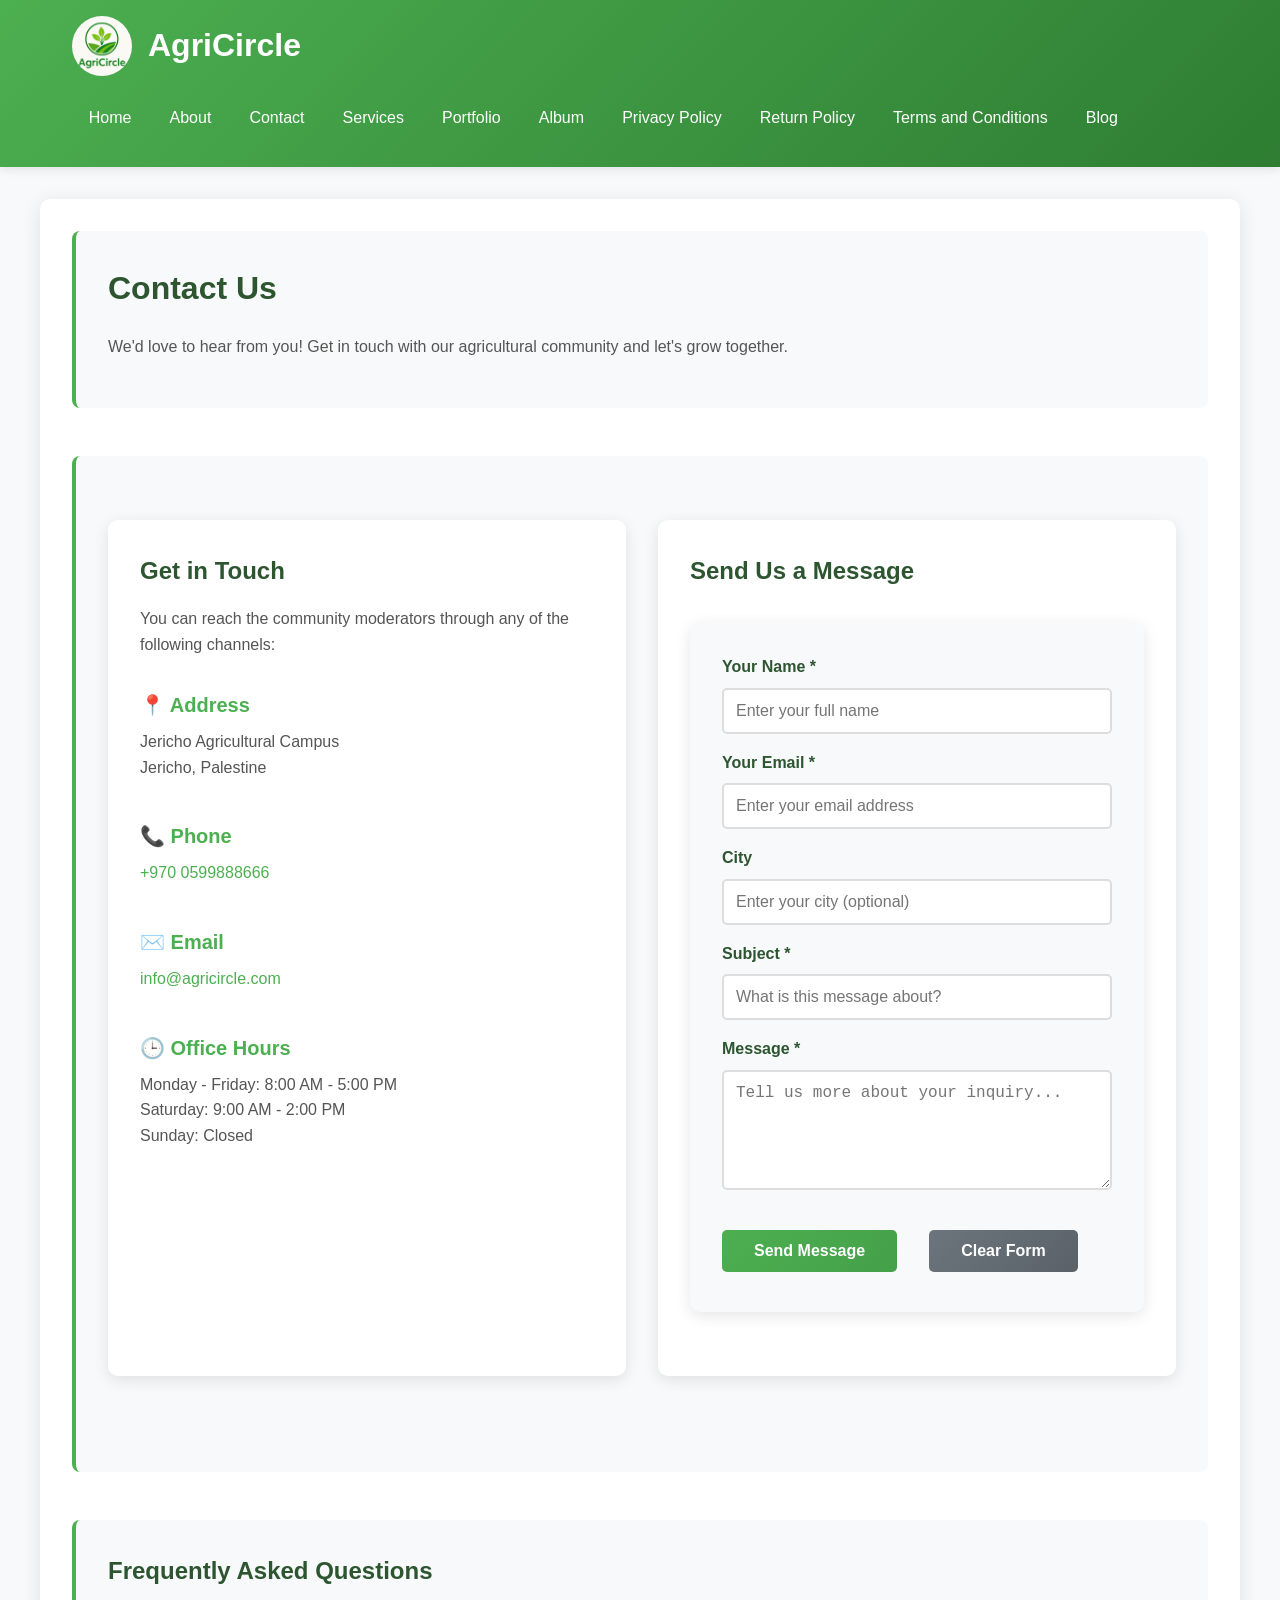
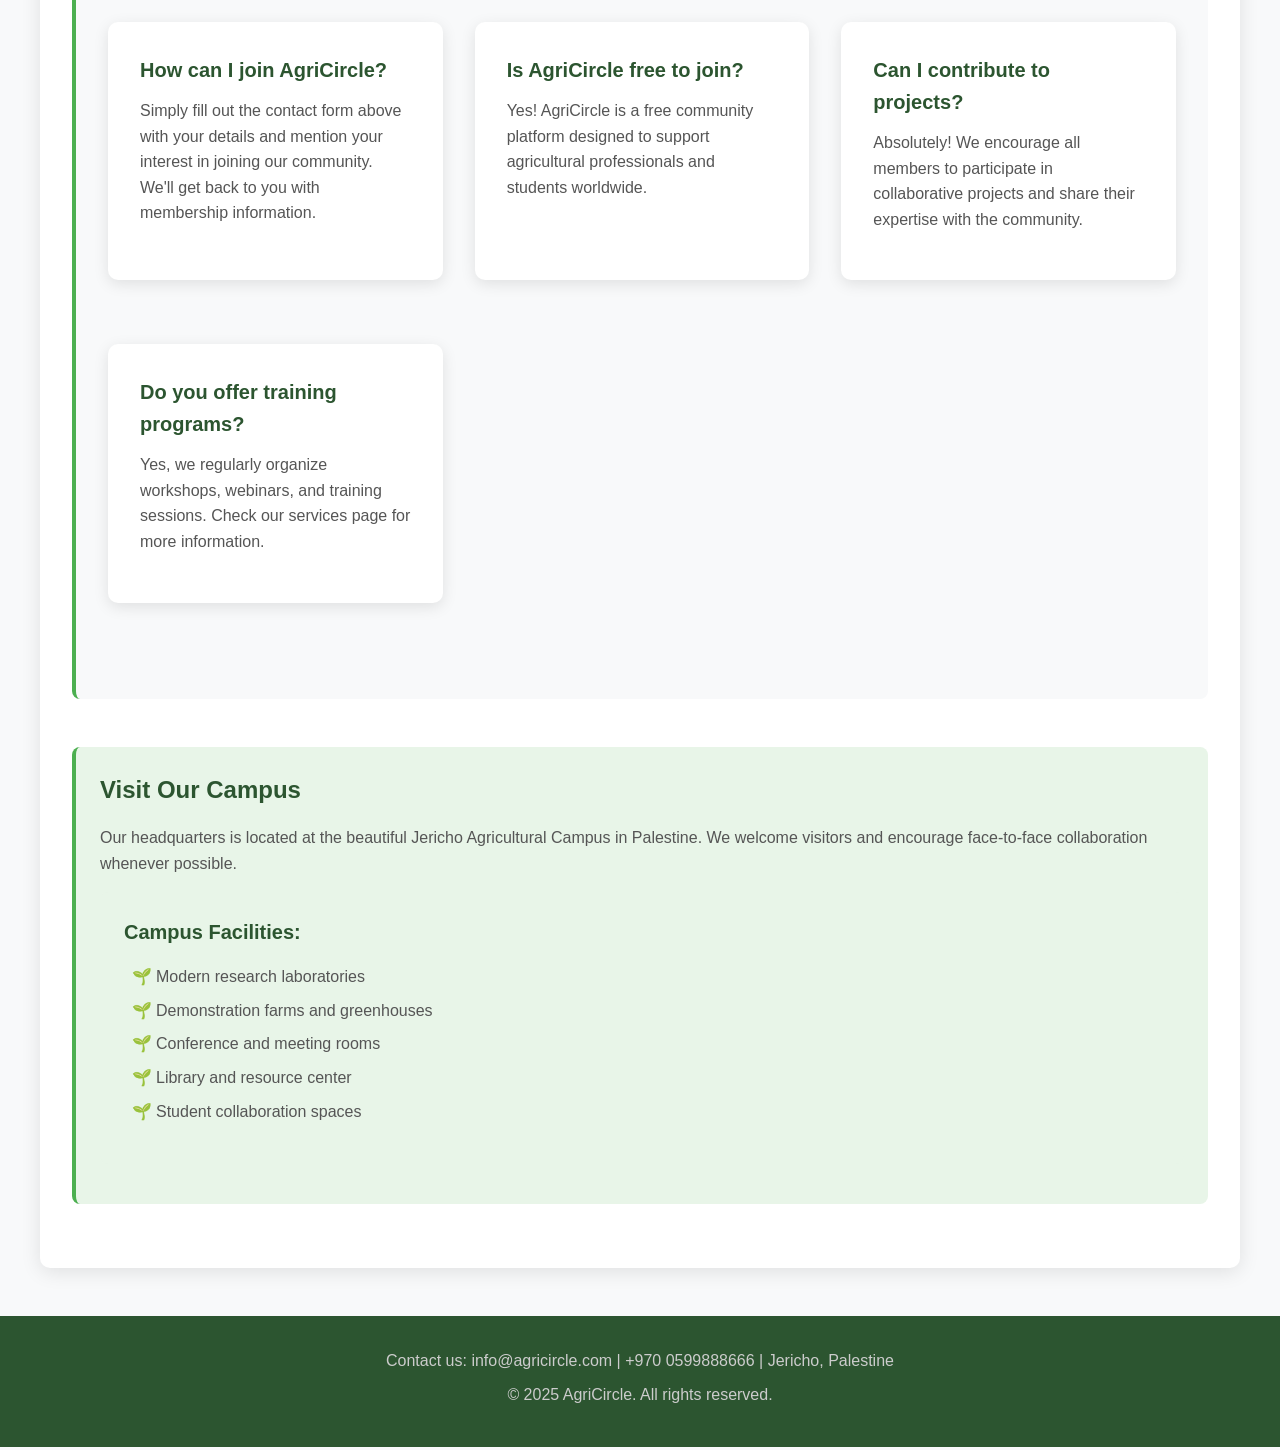
<file: website_project/contect.html>
<!DOCTYPE html>
<html lang="en">
<head>
    <meta charset="UTF-8">
    <meta name="viewport" content="width=device-width, initial-scale=1.0">
    <title>AgriCircle - Contact</title>
    <link rel="stylesheet" href="style.css">
    <meta name="description" content="Contact AgriCircle - Get in touch with our agricultural community. Send us a message or visit our office in Jericho, Palestine.">
</head>
<body>
    <header>
        <div class="header-container">
            <div class="logo-section">
                <img src="logo.png" alt="AgriCircle Logo">
                <h1>AgriCircle</h1>
            </div>
            <nav>
                <a href="index.html">Home</a>
                <a href="about.html">About</a>
                <a href="contect.html">Contact</a>
                <a href="services.html">Services</a>
                <a href="portfolio.html">Portfolio</a>
                <a href="album.html">Album</a>
                <a href="privacyPolicy.html">Privacy Policy</a>
                <a href="returnPolicy.html">Return Policy</a>
                <a href="TermsandConditions.html">Terms and Conditions</a>
                <a href="blog.html">Blog</a>
            </nav>
        </div>
    </header>

    <main>
        <section class="hero-section fade-in">
            <h2>Contact Us</h2>
            <p>We'd love to hear from you! Get in touch with our agricultural community and let's grow together.</p>
        </section>

        <section class="contact-content">
            <div class="grid grid-2">
                <article class="card">
                    <h3>Get in Touch</h3>
                    <p>You can reach the community moderators through any of the following channels:</p>
                    
                    <div class="contact-info">
                        <div class="contact-item">
                            <h4>📍 Address</h4>
                            <p>Jericho Agricultural Campus<br>
                            Jericho, Palestine</p>
                        </div>
                        
                        <div class="contact-item">
                            <h4>📞 Phone</h4>
                            <p><a href="tel:+970599888666">+970 0599888666</a></p>
                        </div>
                        
                        <div class="contact-item">
                            <h4>✉️ Email</h4>
                            <p><a href="mailto:info@agricircle.com">info@agricircle.com</a></p>
                        </div>
                        
                        <div class="contact-item">
                            <h4>🕒 Office Hours</h4>
                            <p>Monday - Friday: 8:00 AM - 5:00 PM<br>
                            Saturday: 9:00 AM - 2:00 PM<br>
                            Sunday: Closed</p>
                        </div>
                    </div>
                </article>

                <article class="card">
                    <h3>Send Us a Message</h3>
                    <form action="#" method="post">
                        <label for="sender">Your Name *</label>
                        <input type="text" id="sender" name="sender" required placeholder="Enter your full name">

                        <label for="email">Your Email *</label>
                        <input type="email" id="email" name="email" required placeholder="Enter your email address">

                        <label for="location">City</label>
                        <input type="text" id="location" name="location" placeholder="Enter your city (optional)">

                        <label for="subject">Subject *</label>
                        <input type="text" id="subject" name="subject" required placeholder="What is this message about?">

                        <label for="message">Message *</label>
                        <textarea id="message" name="message" rows="5" required placeholder="Tell us more about your inquiry..."></textarea>

                        <div class="form-buttons">
                            <button type="submit">Send Message</button>
                            <button type="reset">Clear Form</button>
                        </div>
                    </form>
                </article>
            </div>
        </section>

        <section class="faq-section">
            <h3>Frequently Asked Questions</h3>
            <div class="grid grid-2">
                <article class="card">
                    <h4>How can I join AgriCircle?</h4>
                    <p>Simply fill out the contact form above with your details and mention your interest in joining our community. We'll get back to you with membership information.</p>
                </article>
                
                <article class="card">
                    <h4>Is AgriCircle free to join?</h4>
                    <p>Yes! AgriCircle is a free community platform designed to support agricultural professionals and students worldwide.</p>
                </article>
                
                <article class="card">
                    <h4>Can I contribute to projects?</h4>
                    <p>Absolutely! We encourage all members to participate in collaborative projects and share their expertise with the community.</p>
                </article>
                
                <article class="card">
                    <h4>Do you offer training programs?</h4>
                    <p>Yes, we regularly organize workshops, webinars, and training sessions. Check our services page for more information.</p>
                </article>
            </div>
        </section>

        <aside class="location-section">
            <h3>Visit Our Campus</h3>
            <p>Our headquarters is located at the beautiful Jericho Agricultural Campus in Palestine. We welcome visitors and encourage face-to-face collaboration whenever possible.</p>
            
            <div class="campus-info">
                <h4>Campus Facilities:</h4>
                <ul>
                    <li>Modern research laboratories</li>
                    <li>Demonstration farms and greenhouses</li>
                    <li>Conference and meeting rooms</li>
                    <li>Library and resource center</li>
                    <li>Student collaboration spaces</li>
                </ul>
            </div>
        </aside>
    </main>

    <footer>
        <div class="container">
            <p>Contact us: info@agricircle.com | +970 0599888666 | Jericho, Palestine</p>
            <p>&copy; 2025 AgriCircle. All rights reserved.</p>
        </div>
    </footer>
</body>
</html>
</file>
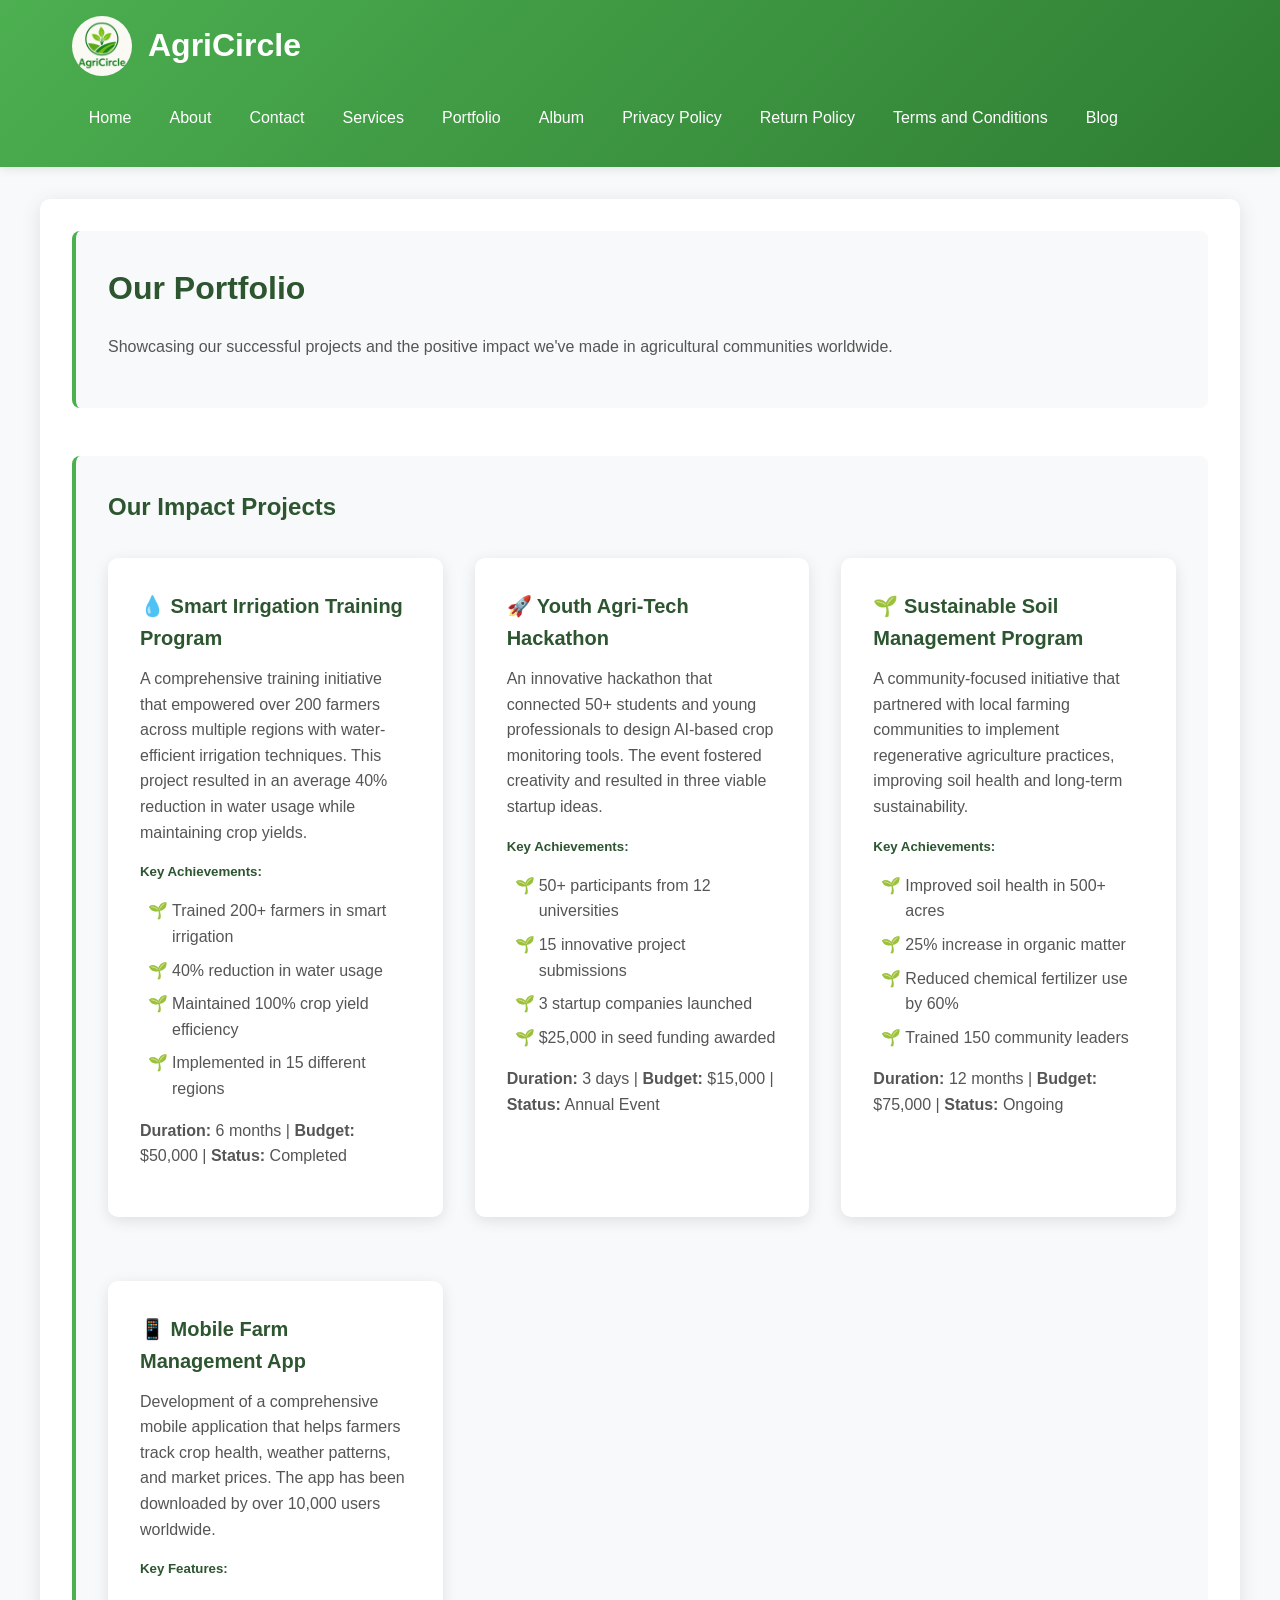
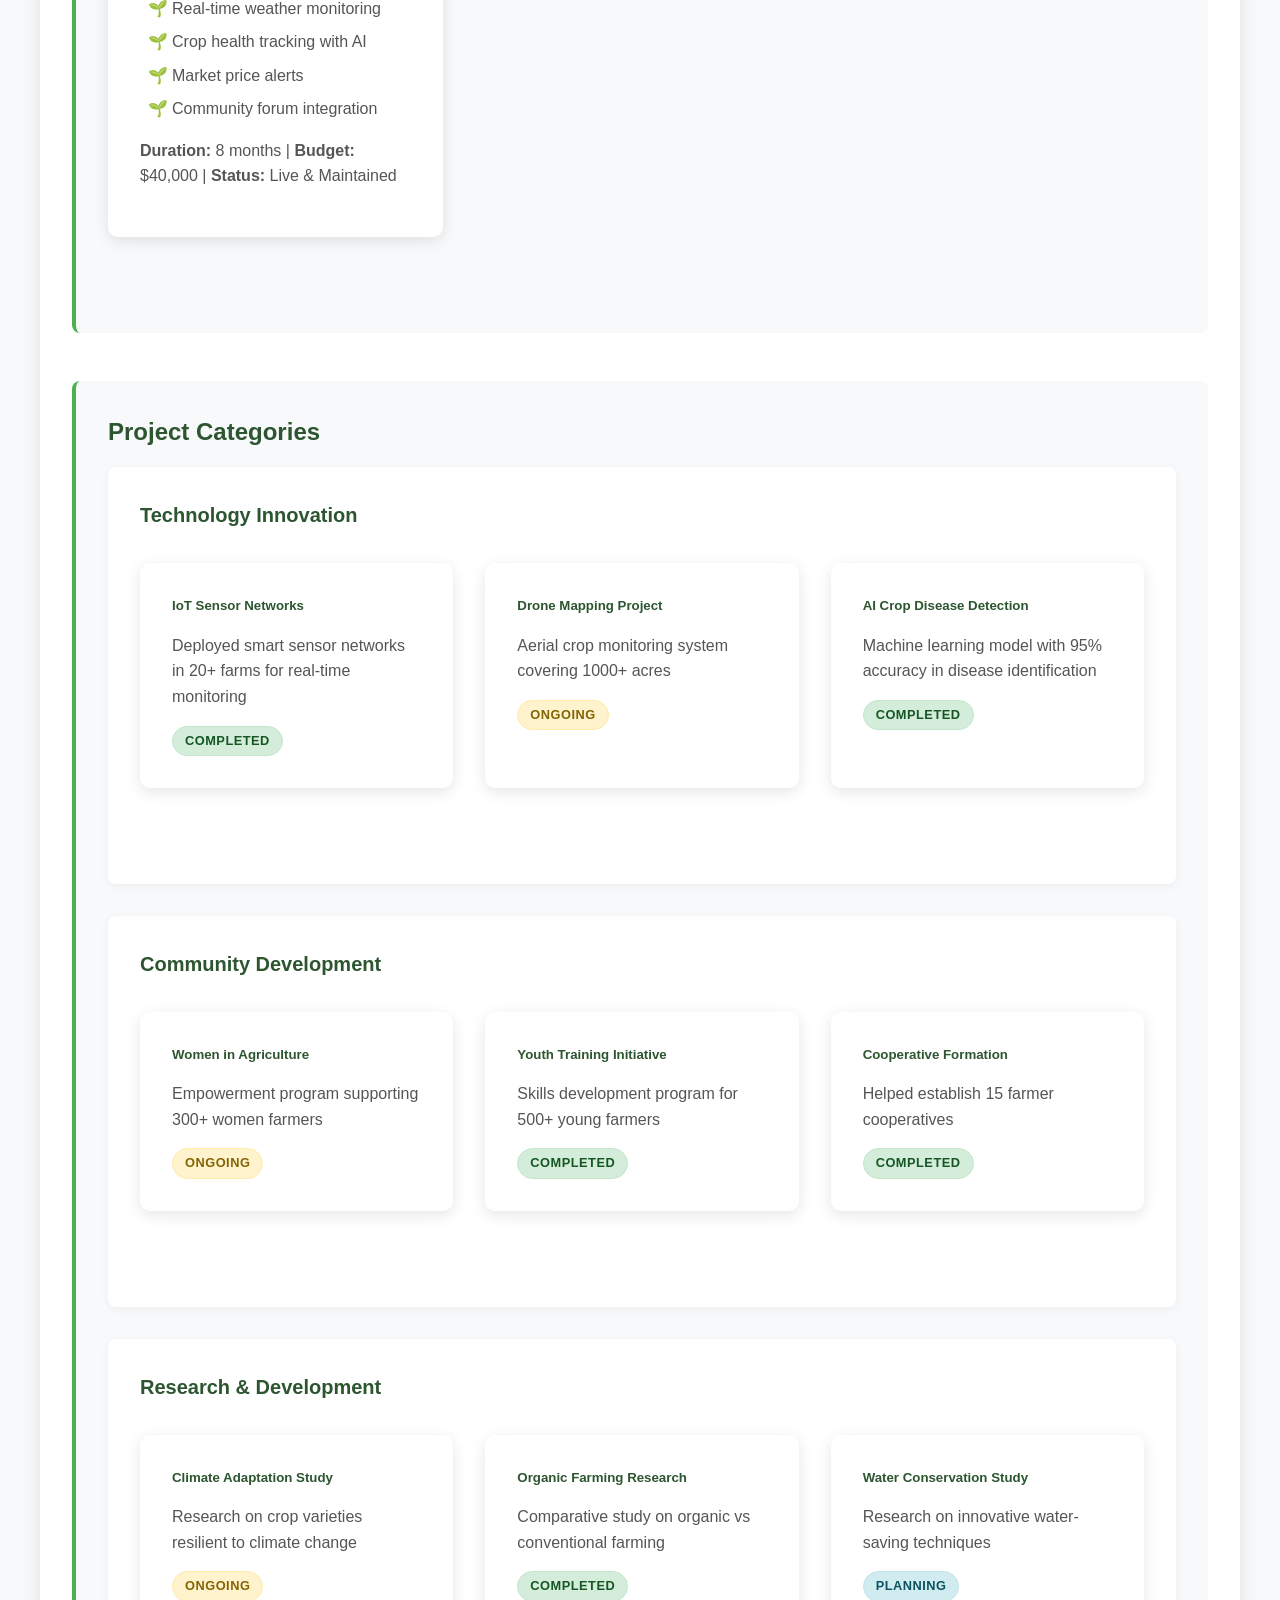
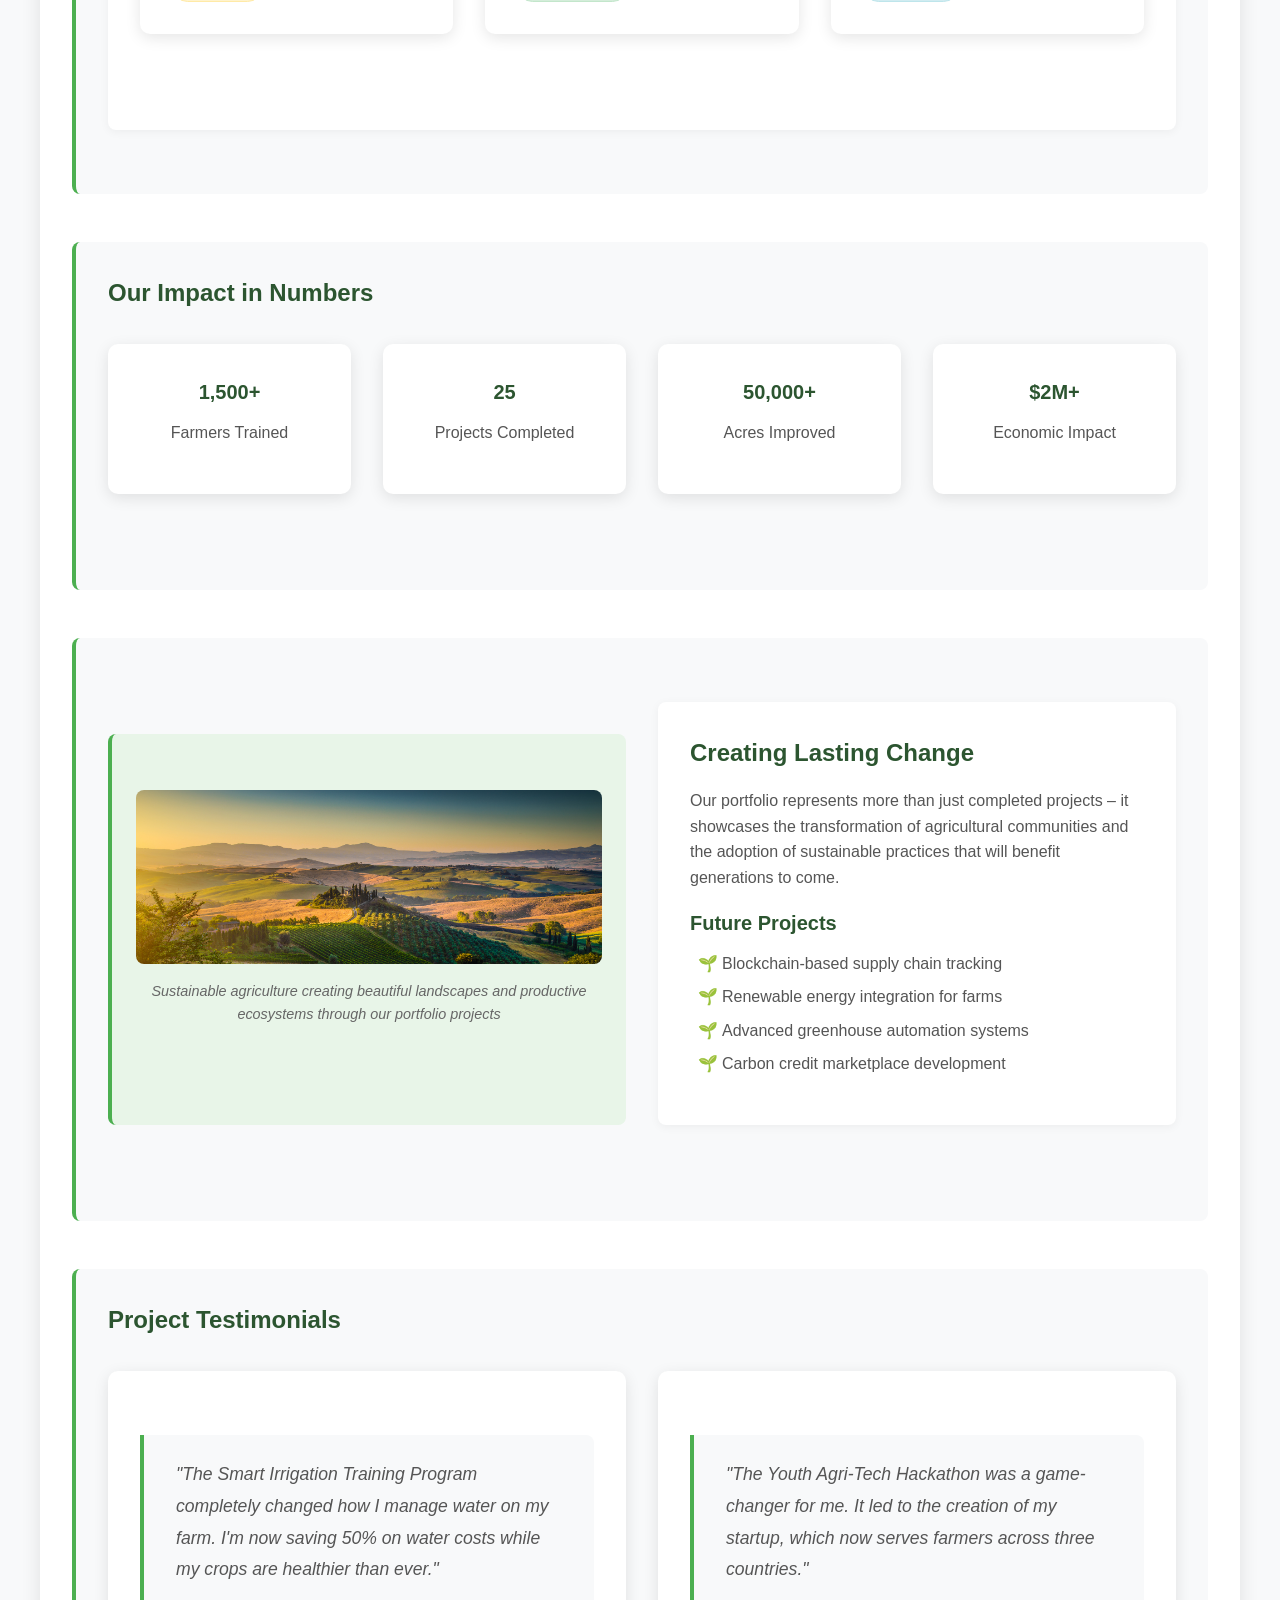
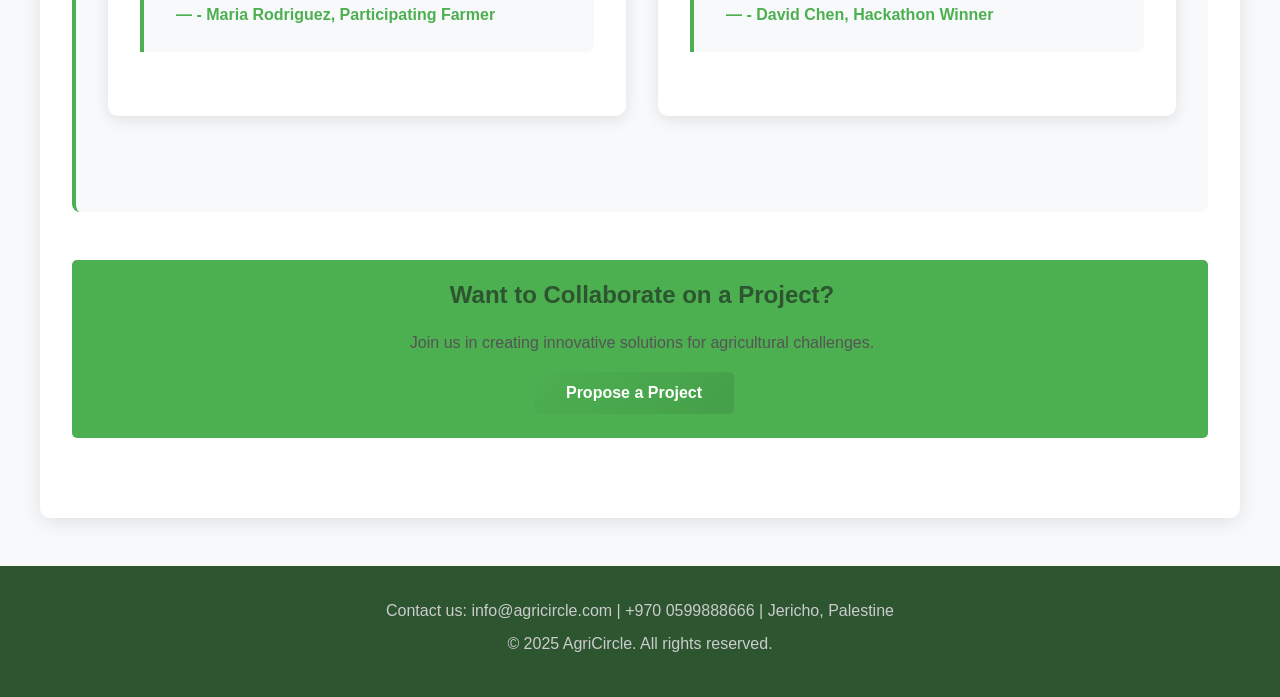
<file: website_project/portfolio.html>
<!DOCTYPE html>
<html lang="en">
<head>
    <meta charset="UTF-8">
    <meta name="viewport" content="width=device-width, initial-scale=1.0">
    <title>AgriCircle - Portfolio</title>
    <link rel="stylesheet" href="style.css">
    <meta name="description" content="Explore AgriCircle's portfolio of successful agricultural projects, innovations, and community impact initiatives.">
</head>
<body>
    <header>
        <div class="header-container">
            <div class="logo-section">
                <img src="logo.png" alt="AgriCircle Logo">
                <h1>AgriCircle</h1>
            </div>
            <nav>
                <a href="index.html">Home</a>
                <a href="about.html">About</a>
                <a href="contect.html">Contact</a>
                <a href="services.html">Services</a>
                <a href="portfolio.html">Portfolio</a>
                <a href="album.html">Album</a>
                <a href="privacyPolicy.html">Privacy Policy</a>
                <a href="returnPolicy.html">Return Policy</a>
                <a href="TermsandConditions.html">Terms and Conditions</a>
                <a href="blog.html">Blog</a>
            </nav>
        </div>
    </header>

    <main>
        <section class="hero-section fade-in">
            <h2>Our Portfolio</h2>
            <p>Showcasing our successful projects and the positive impact we've made in agricultural communities worldwide.</p>
        </section>

        <section class="portfolio-overview">
            <h3>Our Impact Projects</h3>
            <div class="grid grid-2">
                <article class="card">
                    <h4>💧 Smart Irrigation Training Program</h4>
                    <p>A comprehensive training initiative that empowered over 200 farmers across multiple regions with water-efficient irrigation techniques. This project resulted in an average 40% reduction in water usage while maintaining crop yields.</p>
                    
                    <h5>Key Achievements:</h5>
                    <ul>
                        <li>Trained 200+ farmers in smart irrigation</li>
                        <li>40% reduction in water usage</li>
                        <li>Maintained 100% crop yield efficiency</li>
                        <li>Implemented in 15 different regions</li>
                    </ul>
                    
                    <p><strong>Duration:</strong> 6 months | <strong>Budget:</strong> $50,000 | <strong>Status:</strong> Completed</p>
                </article>

                <article class="card">
                    <h4>🚀 Youth Agri-Tech Hackathon</h4>
                    <p>An innovative hackathon that connected 50+ students and young professionals to design AI-based crop monitoring tools. The event fostered creativity and resulted in three viable startup ideas.</p>
                    
                    <h5>Key Achievements:</h5>
                    <ul>
                        <li>50+ participants from 12 universities</li>
                        <li>15 innovative project submissions</li>
                        <li>3 startup companies launched</li>
                        <li>$25,000 in seed funding awarded</li>
                    </ul>
                    
                    <p><strong>Duration:</strong> 3 days | <strong>Budget:</strong> $15,000 | <strong>Status:</strong> Annual Event</p>
                </article>

                <article class="card">
                    <h4>🌱 Sustainable Soil Management Program</h4>
                    <p>A community-focused initiative that partnered with local farming communities to implement regenerative agriculture practices, improving soil health and long-term sustainability.</p>
                    
                    <h5>Key Achievements:</h5>
                    <ul>
                        <li>Improved soil health in 500+ acres</li>
                        <li>25% increase in organic matter</li>
                        <li>Reduced chemical fertilizer use by 60%</li>
                        <li>Trained 150 community leaders</li>
                    </ul>
                    
                    <p><strong>Duration:</strong> 12 months | <strong>Budget:</strong> $75,000 | <strong>Status:</strong> Ongoing</p>
                </article>

                <article class="card">
                    <h4>📱 Mobile Farm Management App</h4>
                    <p>Development of a comprehensive mobile application that helps farmers track crop health, weather patterns, and market prices. The app has been downloaded by over 10,000 users worldwide.</p>
                    
                    <h5>Key Features:</h5>
                    <ul>
                        <li>Real-time weather monitoring</li>
                        <li>Crop health tracking with AI</li>
                        <li>Market price alerts</li>
                        <li>Community forum integration</li>
                    </ul>
                    
                    <p><strong>Duration:</strong> 8 months | <strong>Budget:</strong> $40,000 | <strong>Status:</strong> Live & Maintained</p>
                </article>
            </div>
        </section>

        <section class="project-categories">
            <h3>Project Categories</h3>
            
            <article class="category-section">
                <h4>Technology Innovation</h4>
                <div class="grid grid-3">
                    <div class="card">
                        <h5>IoT Sensor Networks</h5>
                        <p>Deployed smart sensor networks in 20+ farms for real-time monitoring</p>
                        <span class="status completed">Completed</span>
                    </div>
                    <div class="card">
                        <h5>Drone Mapping Project</h5>
                        <p>Aerial crop monitoring system covering 1000+ acres</p>
                        <span class="status ongoing">Ongoing</span>
                    </div>
                    <div class="card">
                        <h5>AI Crop Disease Detection</h5>
                        <p>Machine learning model with 95% accuracy in disease identification</p>
                        <span class="status completed">Completed</span>
                    </div>
                </div>
            </article>

            <article class="category-section">
                <h4>Community Development</h4>
                <div class="grid grid-3">
                    <div class="card">
                        <h5>Women in Agriculture</h5>
                        <p>Empowerment program supporting 300+ women farmers</p>
                        <span class="status ongoing">Ongoing</span>
                    </div>
                    <div class="card">
                        <h5>Youth Training Initiative</h5>
                        <p>Skills development program for 500+ young farmers</p>
                        <span class="status completed">Completed</span>
                    </div>
                    <div class="card">
                        <h5>Cooperative Formation</h5>
                        <p>Helped establish 15 farmer cooperatives</p>
                        <span class="status completed">Completed</span>
                    </div>
                </div>
            </article>

            <article class="category-section">
                <h4>Research & Development</h4>
                <div class="grid grid-3">
                    <div class="card">
                        <h5>Climate Adaptation Study</h5>
                        <p>Research on crop varieties resilient to climate change</p>
                        <span class="status ongoing">Ongoing</span>
                    </div>
                    <div class="card">
                        <h5>Organic Farming Research</h5>
                        <p>Comparative study on organic vs conventional farming</p>
                        <span class="status completed">Completed</span>
                    </div>
                    <div class="card">
                        <h5>Water Conservation Study</h5>
                        <p>Research on innovative water-saving techniques</p>
                        <span class="status planning">Planning</span>
                    </div>
                </div>
            </article>
        </section>

        <section class="impact-metrics">
            <h3>Our Impact in Numbers</h3>
            <div class="grid grid-4">
                <article class="card text-center">
                    <h4>1,500+</h4>
                    <p>Farmers Trained</p>
                </article>
                <article class="card text-center">
                    <h4>25</h4>
                    <p>Projects Completed</p>
                </article>
                <article class="card text-center">
                    <h4>50,000+</h4>
                    <p>Acres Improved</p>
                </article>
                <article class="card text-center">
                    <h4>$2M+</h4>
                    <p>Economic Impact</p>
                </article>
            </div>
        </section>

        <section class="landscape-showcase">
            <div class="grid grid-2">
                <aside>
                    <figure>
                        <img src="istock-477786438.jpg" alt="Vast green agricultural landscape with rolling hills">
                        <figcaption>Sustainable agriculture creating beautiful landscapes and productive ecosystems through our portfolio projects</figcaption>
                    </figure>
                </aside>
                <article>
                    <h3>Creating Lasting Change</h3>
                    <p>Our portfolio represents more than just completed projects – it showcases the transformation of agricultural communities and the adoption of sustainable practices that will benefit generations to come.</p>
                    
                    <h4>Future Projects</h4>
                    <ul>
                        <li>Blockchain-based supply chain tracking</li>
                        <li>Renewable energy integration for farms</li>
                        <li>Advanced greenhouse automation systems</li>
                        <li>Carbon credit marketplace development</li>
                    </ul>
                </article>
            </div>
        </section>

        <section class="testimonials">
            <h3>Project Testimonials</h3>
            <div class="grid grid-2">
                <article class="card">
                    <blockquote>
                        <p>"The Smart Irrigation Training Program completely changed how I manage water on my farm. I'm now saving 50% on water costs while my crops are healthier than ever."</p>
                        <cite>- Maria Rodriguez, Participating Farmer</cite>
                    </blockquote>
                </article>
                
                <article class="card">
                    <blockquote>
                        <p>"The Youth Agri-Tech Hackathon was a game-changer for me. It led to the creation of my startup, which now serves farmers across three countries."</p>
                        <cite>- David Chen, Hackathon Winner</cite>
                    </blockquote>
                </article>
            </div>
        </section>

        <section class="cta-section text-center bg-green">
            <h3>Want to Collaborate on a Project?</h3>
            <p>Join us in creating innovative solutions for agricultural challenges.</p>
            <button onclick="window.location.href='contect.html'">Propose a Project</button>
        </section>
    </main>

    <footer>
        <div class="container">
            <p>Contact us: info@agricircle.com | +970 0599888666 | Jericho, Palestine</p>
            <p>&copy; 2025 AgriCircle. All rights reserved.</p>
        </div>
    </footer>
</body>
</html>
</file>
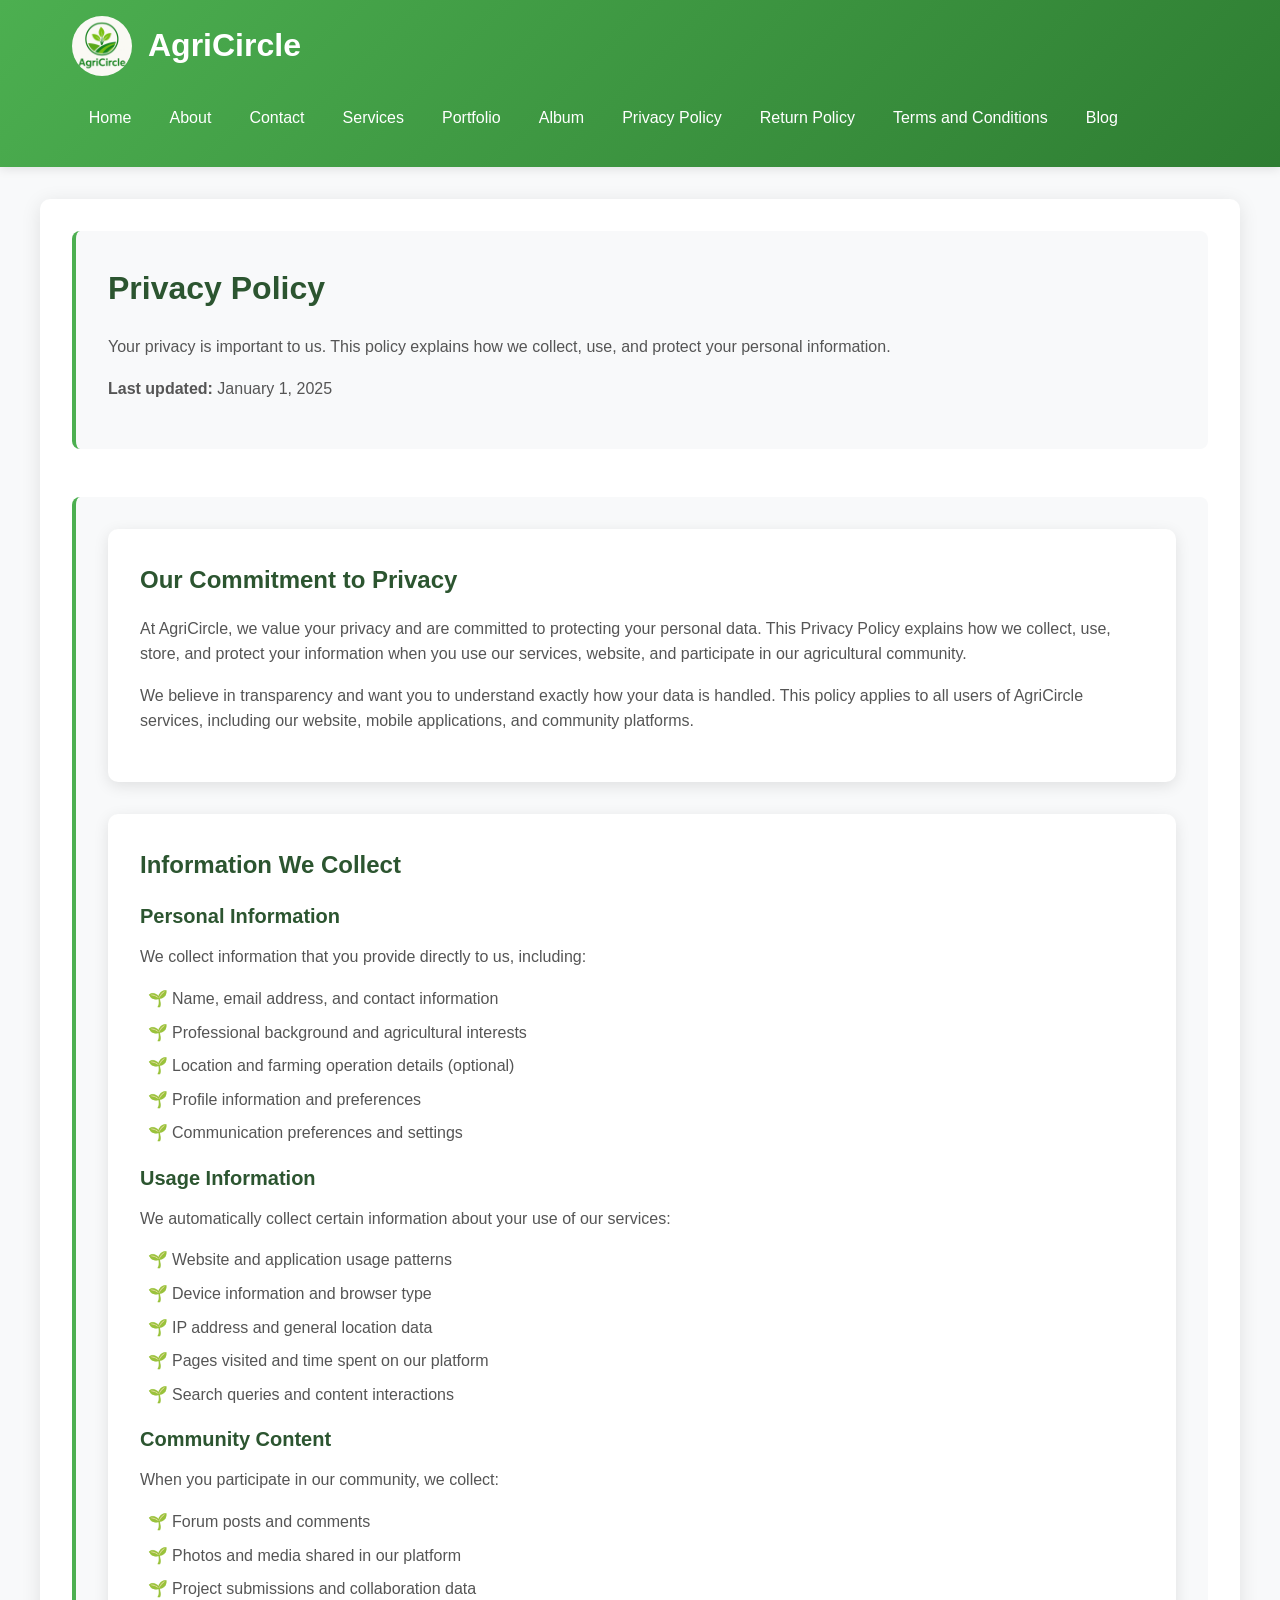
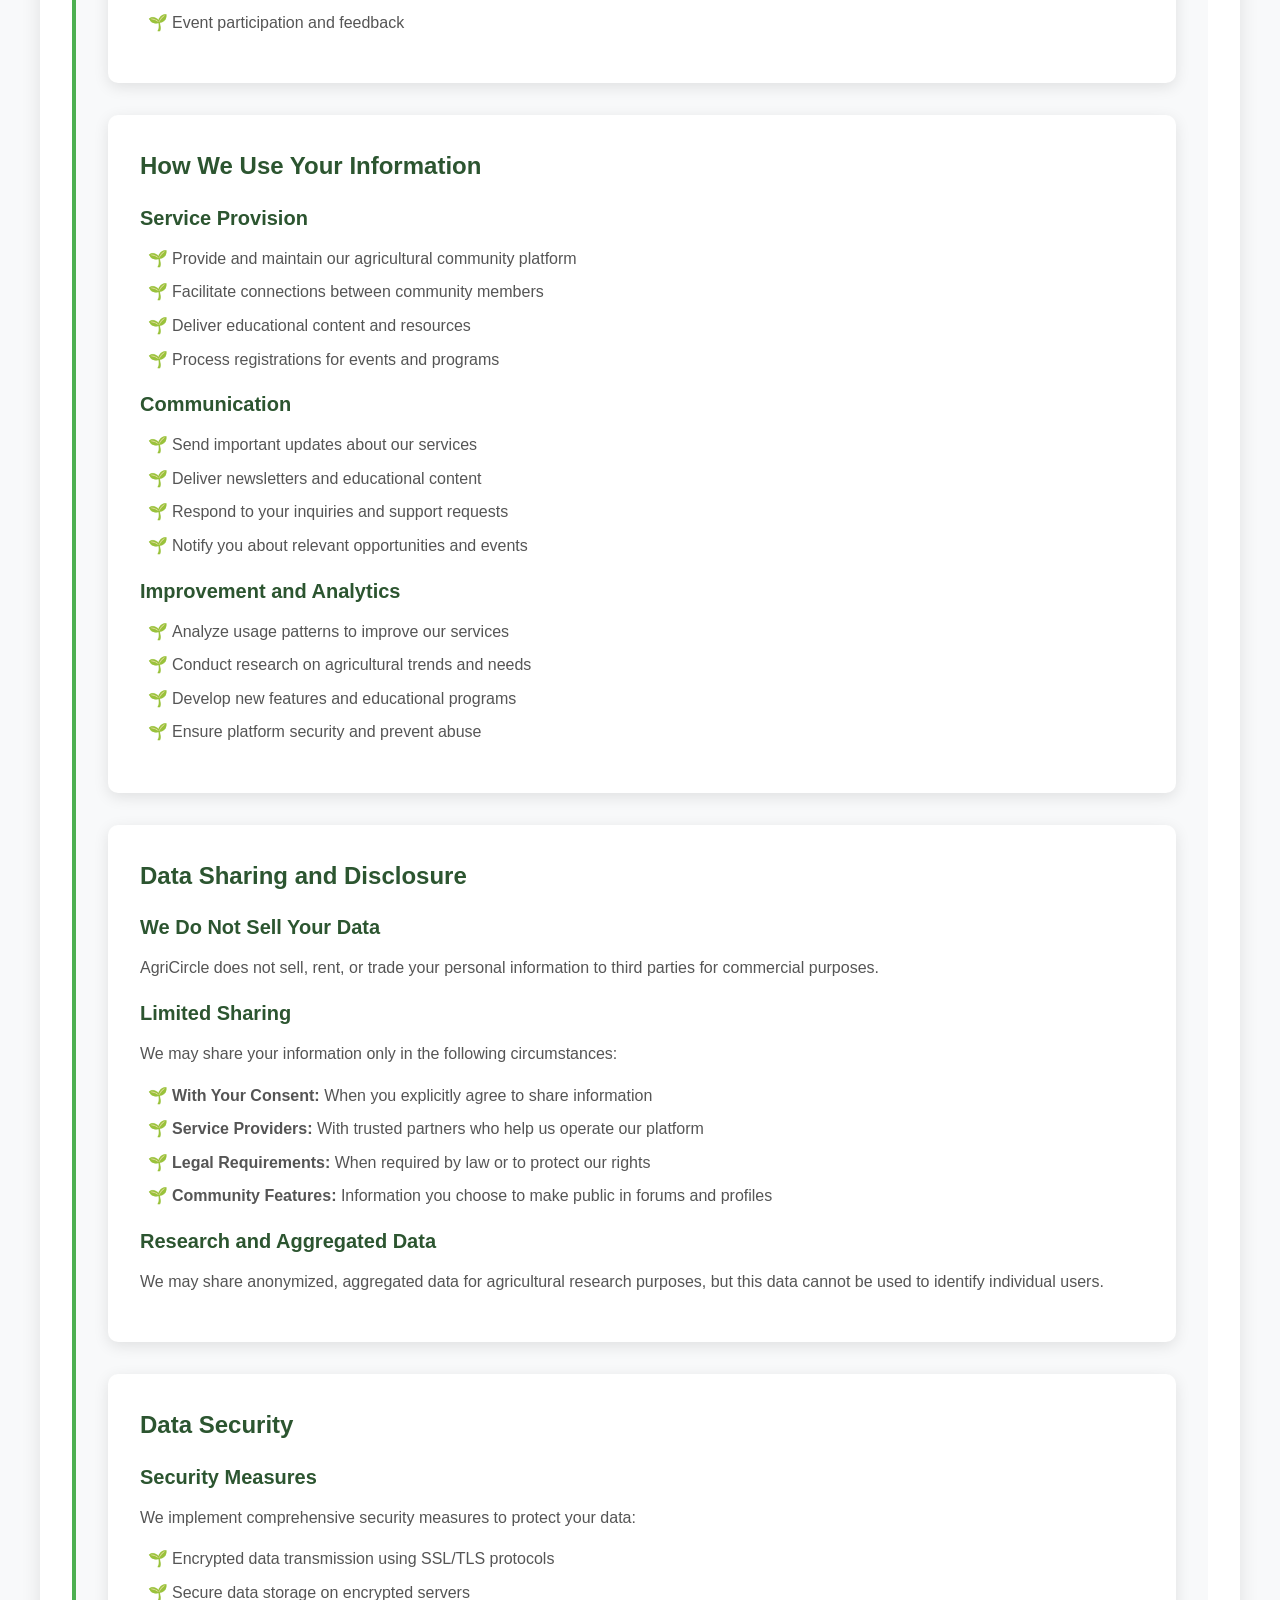
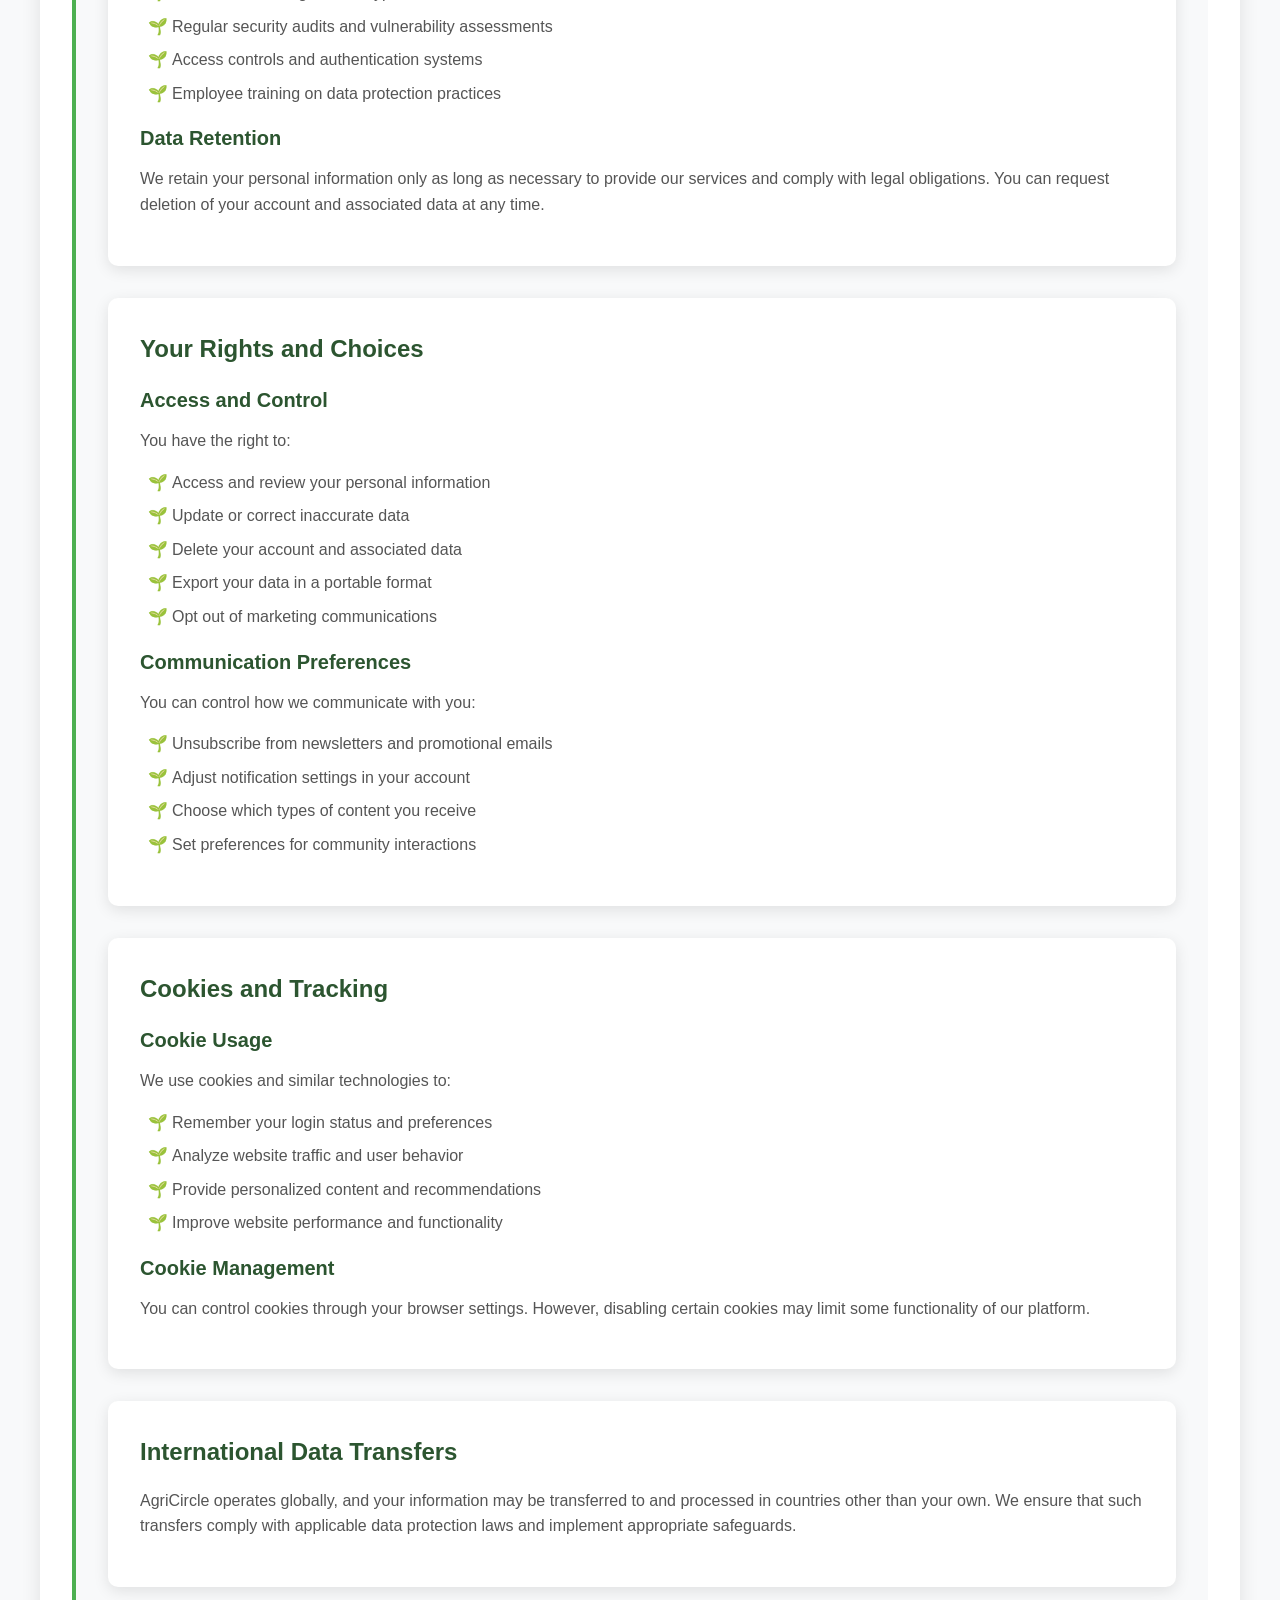
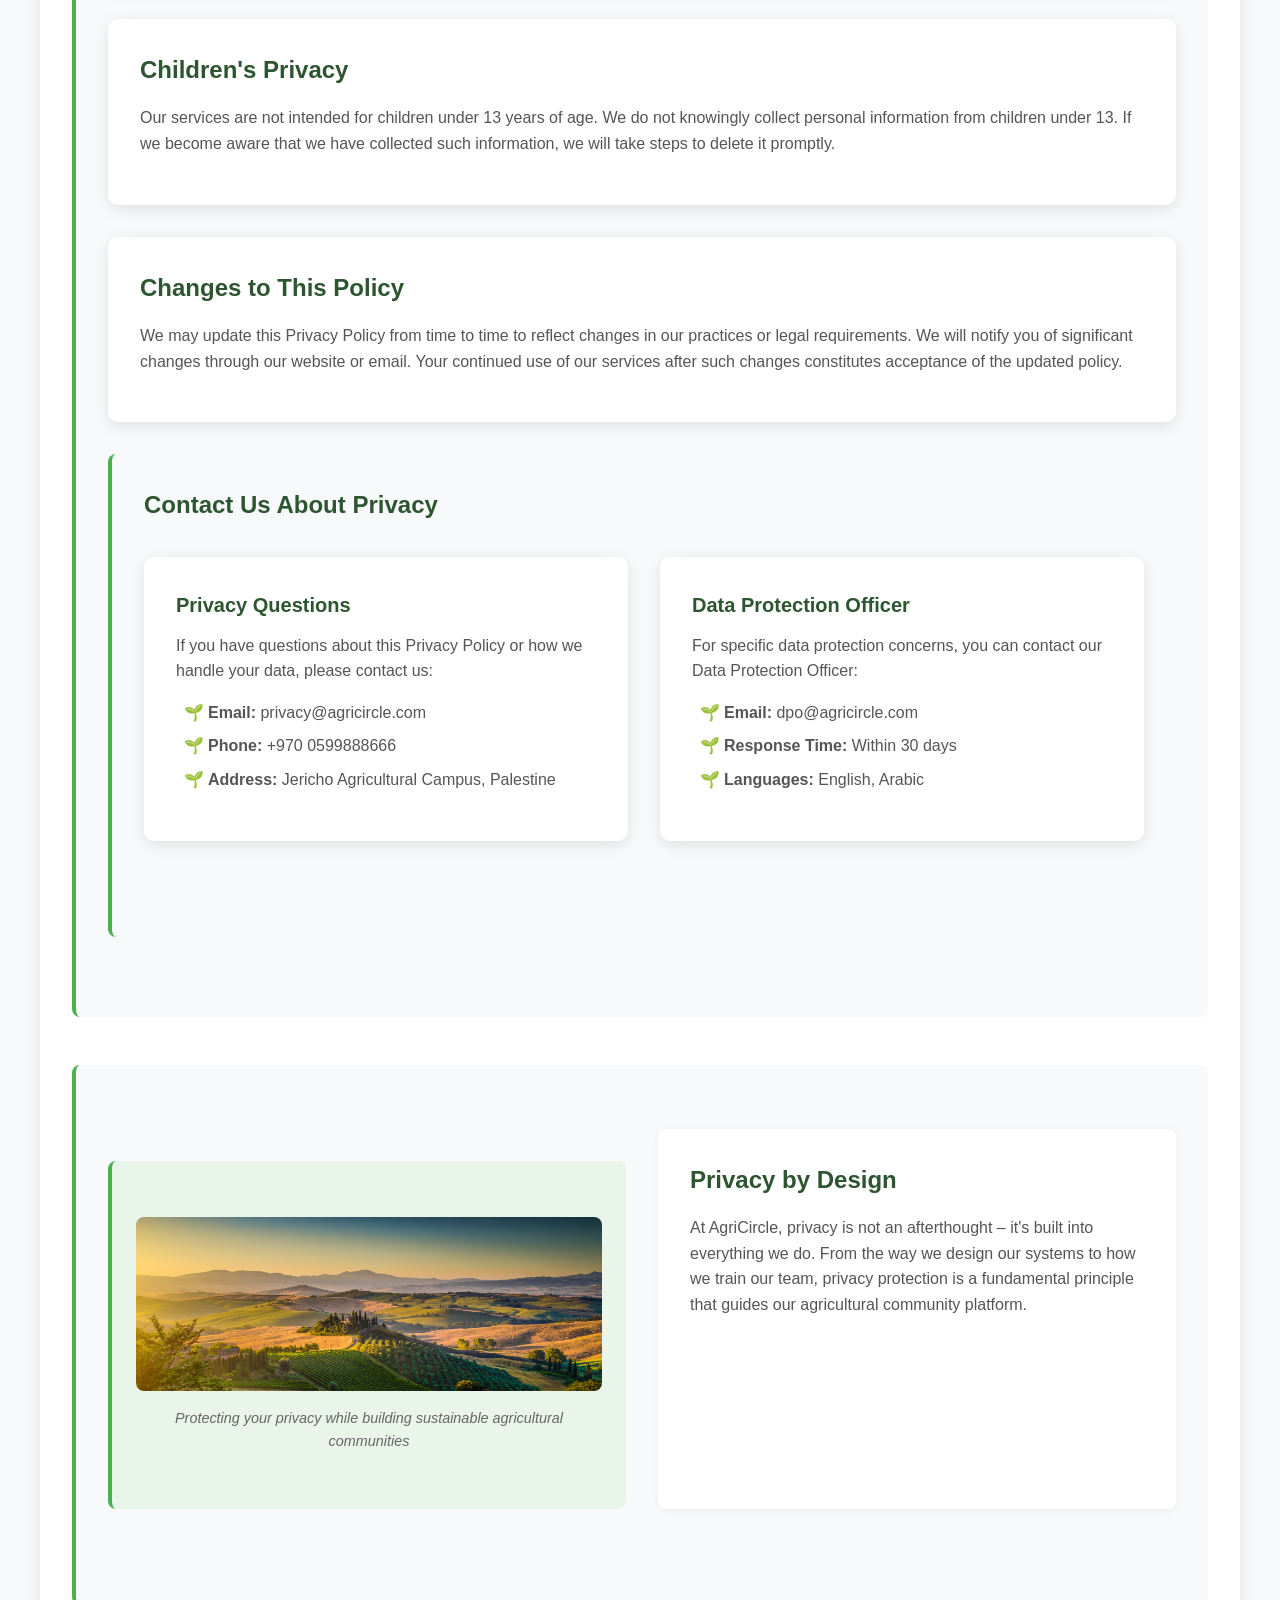
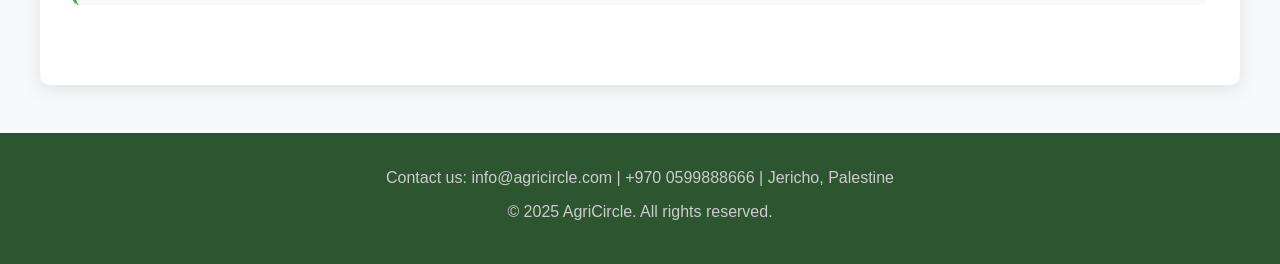
<file: website_project/privacyPolicy.html>
<!DOCTYPE html>
<html lang="en">
<head>
    <meta charset="UTF-8">
    <meta name="viewport" content="width=device-width, initial-scale=1.0">
    <title>AgriCircle - Privacy Policy</title>
    <link rel="stylesheet" href="style.css">
    <meta name="description" content="AgriCircle Privacy Policy - Learn how we protect your personal data and respect your privacy in our agricultural community platform.">
</head>
<body>
    <header>
        <div class="header-container">
            <div class="logo-section">
                <img src="logo.png" alt="AgriCircle Logo">
                <h1>AgriCircle</h1>
            </div>
            <nav>
                <a href="index.html">Home</a>
                <a href="about.html">About</a>
                <a href="contect.html">Contact</a>
                <a href="services.html">Services</a>
                <a href="portfolio.html">Portfolio</a>
                <a href="album.html">Album</a>
                <a href="privacyPolicy.html">Privacy Policy</a>
                <a href="returnPolicy.html">Return Policy</a>
                <a href="TermsandConditions.html">Terms and Conditions</a>
                <a href="blog.html">Blog</a>
            </nav>
        </div>
    </header>

    <main>
        <section class="hero-section fade-in">
            <h2>Privacy Policy</h2>
            <p>Your privacy is important to us. This policy explains how we collect, use, and protect your personal information.</p>
            <p><strong>Last updated:</strong> January 1, 2025</p>
        </section>

        <section class="privacy-content">
            <article class="card">
                <h3>Our Commitment to Privacy</h3>
                <p>At AgriCircle, we value your privacy and are committed to protecting your personal data. This Privacy Policy explains how we collect, use, store, and protect your information when you use our services, website, and participate in our agricultural community.</p>
                
                <p>We believe in transparency and want you to understand exactly how your data is handled. This policy applies to all users of AgriCircle services, including our website, mobile applications, and community platforms.</p>
            </article>

            <article class="card">
                <h3>Information We Collect</h3>
                
                <h4>Personal Information</h4>
                <p>We collect information that you provide directly to us, including:</p>
                <ul>
                    <li>Name, email address, and contact information</li>
                    <li>Professional background and agricultural interests</li>
                    <li>Location and farming operation details (optional)</li>
                    <li>Profile information and preferences</li>
                    <li>Communication preferences and settings</li>
                </ul>

                <h4>Usage Information</h4>
                <p>We automatically collect certain information about your use of our services:</p>
                <ul>
                    <li>Website and application usage patterns</li>
                    <li>Device information and browser type</li>
                    <li>IP address and general location data</li>
                    <li>Pages visited and time spent on our platform</li>
                    <li>Search queries and content interactions</li>
                </ul>

                <h4>Community Content</h4>
                <p>When you participate in our community, we collect:</p>
                <ul>
                    <li>Forum posts and comments</li>
                    <li>Photos and media shared in our platform</li>
                    <li>Project submissions and collaboration data</li>
                    <li>Event participation and feedback</li>
                </ul>
            </article>

            <article class="card">
                <h3>How We Use Your Information</h3>
                
                <h4>Service Provision</h4>
                <ul>
                    <li>Provide and maintain our agricultural community platform</li>
                    <li>Facilitate connections between community members</li>
                    <li>Deliver educational content and resources</li>
                    <li>Process registrations for events and programs</li>
                </ul>

                <h4>Communication</h4>
                <ul>
                    <li>Send important updates about our services</li>
                    <li>Deliver newsletters and educational content</li>
                    <li>Respond to your inquiries and support requests</li>
                    <li>Notify you about relevant opportunities and events</li>
                </ul>

                <h4>Improvement and Analytics</h4>
                <ul>
                    <li>Analyze usage patterns to improve our services</li>
                    <li>Conduct research on agricultural trends and needs</li>
                    <li>Develop new features and educational programs</li>
                    <li>Ensure platform security and prevent abuse</li>
                </ul>
            </article>

            <article class="card">
                <h3>Data Sharing and Disclosure</h3>
                
                <h4>We Do Not Sell Your Data</h4>
                <p>AgriCircle does not sell, rent, or trade your personal information to third parties for commercial purposes.</p>

                <h4>Limited Sharing</h4>
                <p>We may share your information only in the following circumstances:</p>
                <ul>
                    <li><strong>With Your Consent:</strong> When you explicitly agree to share information</li>
                    <li><strong>Service Providers:</strong> With trusted partners who help us operate our platform</li>
                    <li><strong>Legal Requirements:</strong> When required by law or to protect our rights</li>
                    <li><strong>Community Features:</strong> Information you choose to make public in forums and profiles</li>
                </ul>

                <h4>Research and Aggregated Data</h4>
                <p>We may share anonymized, aggregated data for agricultural research purposes, but this data cannot be used to identify individual users.</p>
            </article>

            <article class="card">
                <h3>Data Security</h3>
                
                <h4>Security Measures</h4>
                <p>We implement comprehensive security measures to protect your data:</p>
                <ul>
                    <li>Encrypted data transmission using SSL/TLS protocols</li>
                    <li>Secure data storage on encrypted servers</li>
                    <li>Regular security audits and vulnerability assessments</li>
                    <li>Access controls and authentication systems</li>
                    <li>Employee training on data protection practices</li>
                </ul>

                <h4>Data Retention</h4>
                <p>We retain your personal information only as long as necessary to provide our services and comply with legal obligations. You can request deletion of your account and associated data at any time.</p>
            </article>

            <article class="card">
                <h3>Your Rights and Choices</h3>
                
                <h4>Access and Control</h4>
                <p>You have the right to:</p>
                <ul>
                    <li>Access and review your personal information</li>
                    <li>Update or correct inaccurate data</li>
                    <li>Delete your account and associated data</li>
                    <li>Export your data in a portable format</li>
                    <li>Opt out of marketing communications</li>
                </ul>

                <h4>Communication Preferences</h4>
                <p>You can control how we communicate with you:</p>
                <ul>
                    <li>Unsubscribe from newsletters and promotional emails</li>
                    <li>Adjust notification settings in your account</li>
                    <li>Choose which types of content you receive</li>
                    <li>Set preferences for community interactions</li>
                </ul>
            </article>

            <article class="card">
                <h3>Cookies and Tracking</h3>
                
                <h4>Cookie Usage</h4>
                <p>We use cookies and similar technologies to:</p>
                <ul>
                    <li>Remember your login status and preferences</li>
                    <li>Analyze website traffic and user behavior</li>
                    <li>Provide personalized content and recommendations</li>
                    <li>Improve website performance and functionality</li>
                </ul>

                <h4>Cookie Management</h4>
                <p>You can control cookies through your browser settings. However, disabling certain cookies may limit some functionality of our platform.</p>
            </article>

            <article class="card">
                <h3>International Data Transfers</h3>
                <p>AgriCircle operates globally, and your information may be transferred to and processed in countries other than your own. We ensure that such transfers comply with applicable data protection laws and implement appropriate safeguards.</p>
            </article>

            <article class="card">
                <h3>Children's Privacy</h3>
                <p>Our services are not intended for children under 13 years of age. We do not knowingly collect personal information from children under 13. If we become aware that we have collected such information, we will take steps to delete it promptly.</p>
            </article>

            <article class="card">
                <h3>Changes to This Policy</h3>
                <p>We may update this Privacy Policy from time to time to reflect changes in our practices or legal requirements. We will notify you of significant changes through our website or email. Your continued use of our services after such changes constitutes acceptance of the updated policy.</p>
            </article>

            <section class="contact-privacy">
                <h3>Contact Us About Privacy</h3>
                <div class="grid grid-2">
                    <article class="card">
                        <h4>Privacy Questions</h4>
                        <p>If you have questions about this Privacy Policy or how we handle your data, please contact us:</p>
                        <ul>
                            <li><strong>Email:</strong> privacy@agricircle.com</li>
                            <li><strong>Phone:</strong> +970 0599888666</li>
                            <li><strong>Address:</strong> Jericho Agricultural Campus, Palestine</li>
                        </ul>
                    </article>
                    
                    <article class="card">
                        <h4>Data Protection Officer</h4>
                        <p>For specific data protection concerns, you can contact our Data Protection Officer:</p>
                        <ul>
                            <li><strong>Email:</strong> dpo@agricircle.com</li>
                            <li><strong>Response Time:</strong> Within 30 days</li>
                            <li><strong>Languages:</strong> English, Arabic</li>
                        </ul>
                    </article>
                </div>
            </section>
        </section>

        <section class="landscape-section">
            <div class="grid grid-2">
                <aside>
                    <figure>
                        <img src="istock-477786438.jpg" alt="Vast green agricultural landscape with rolling hills">
                        <figcaption>Protecting your privacy while building sustainable agricultural communities</figcaption>
                    </figure>
                </aside>
                <article>
                    <h3>Privacy by Design</h3>
                    <p>At AgriCircle, privacy is not an afterthought – it's built into everything we do. From the way we design our systems to how we train our team, privacy protection is a fundamental principle that guides our agricultural community platform.</p>
                </article>
            </div>
        </section>
    </main>

    <footer>
        <div class="container">
            <p>Contact us: info@agricircle.com | +970 0599888666 | Jericho, Palestine</p>
            <p>&copy; 2025 AgriCircle. All rights reserved.</p>
        </div>
    </footer>
</body>
</html>
</file>
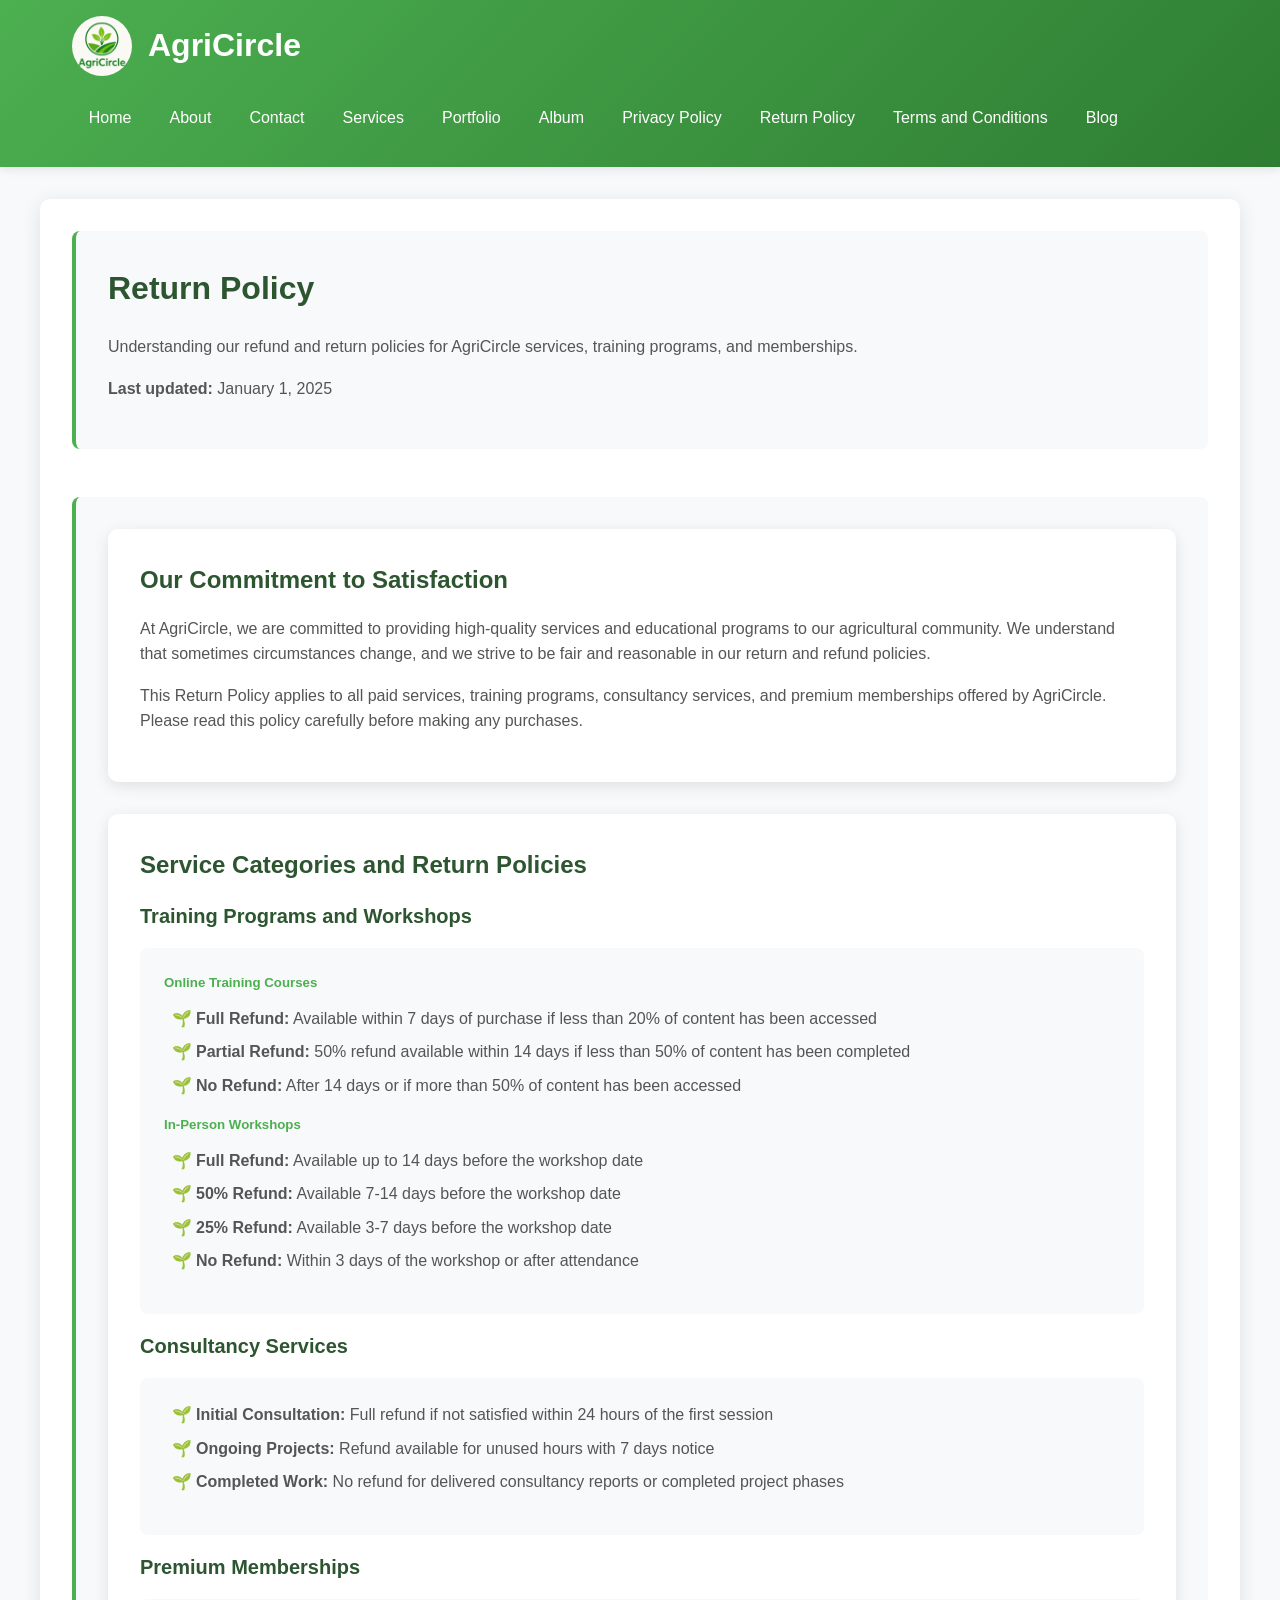
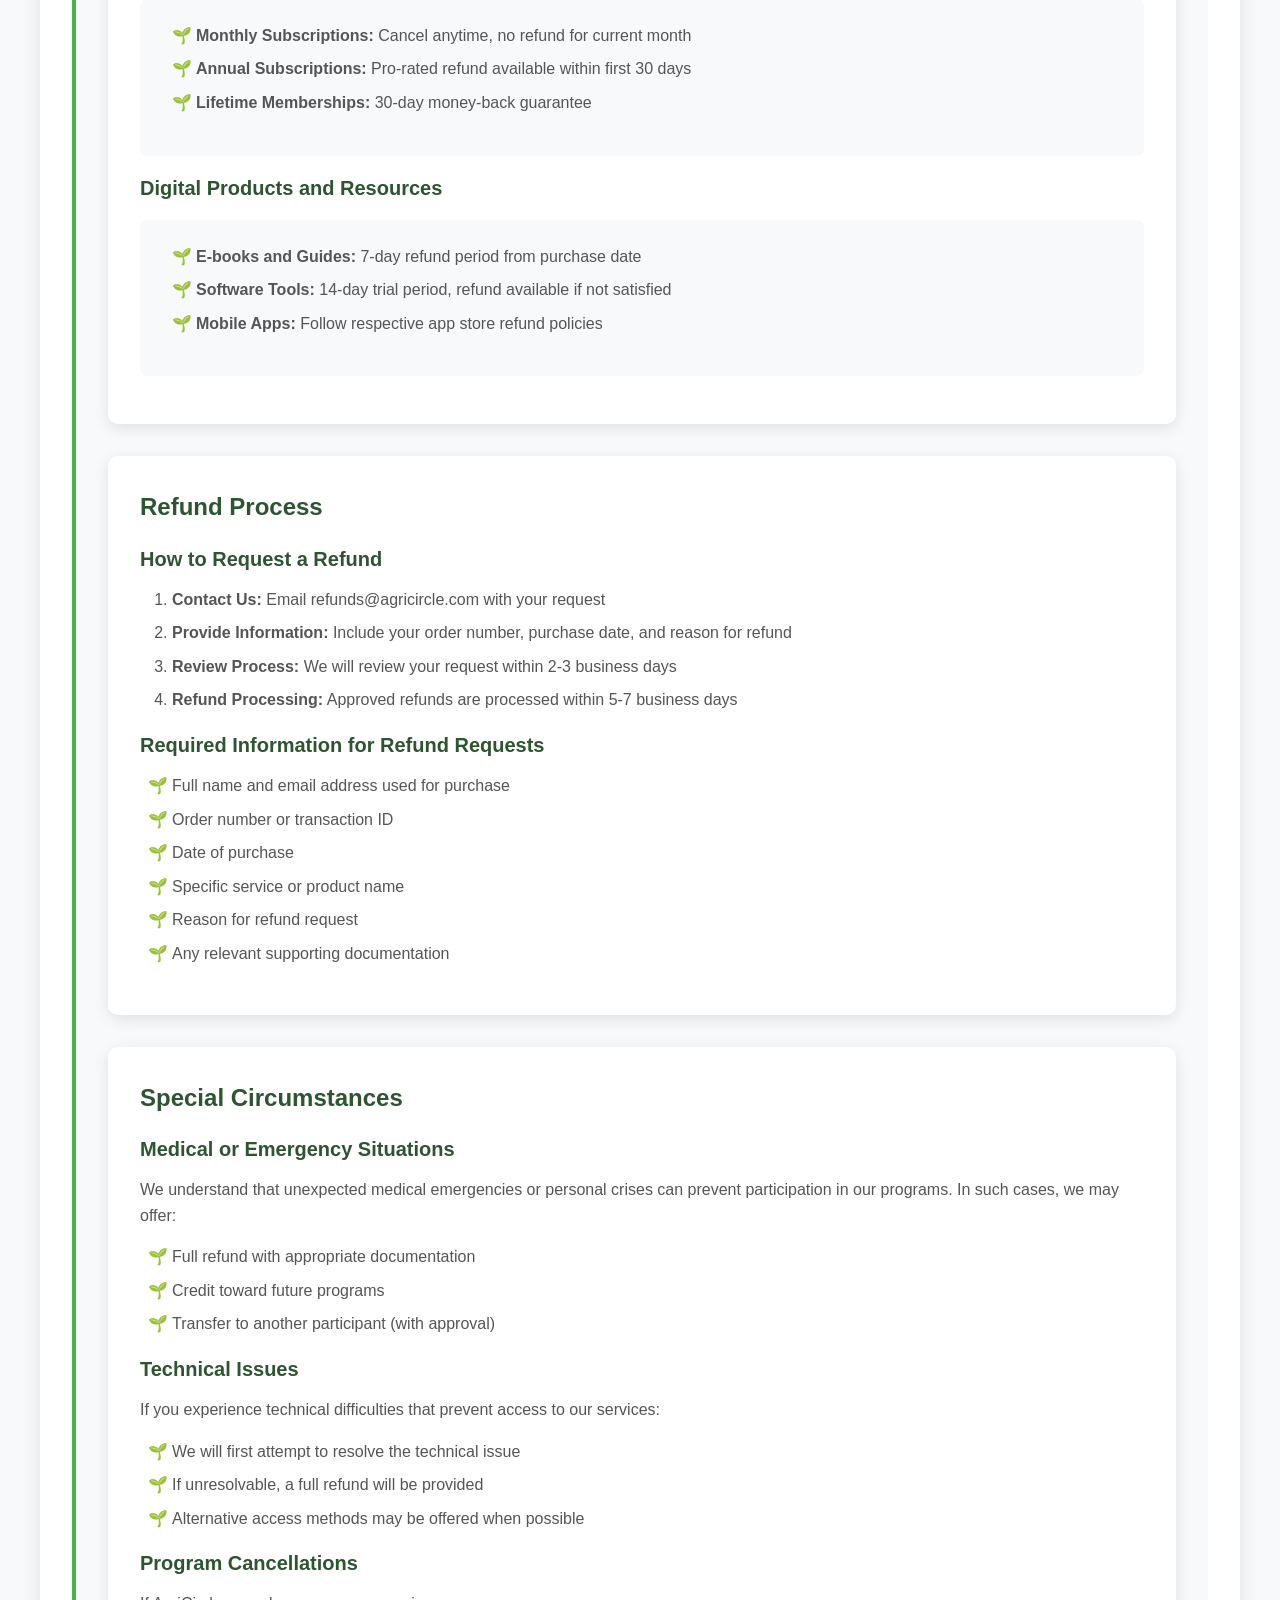
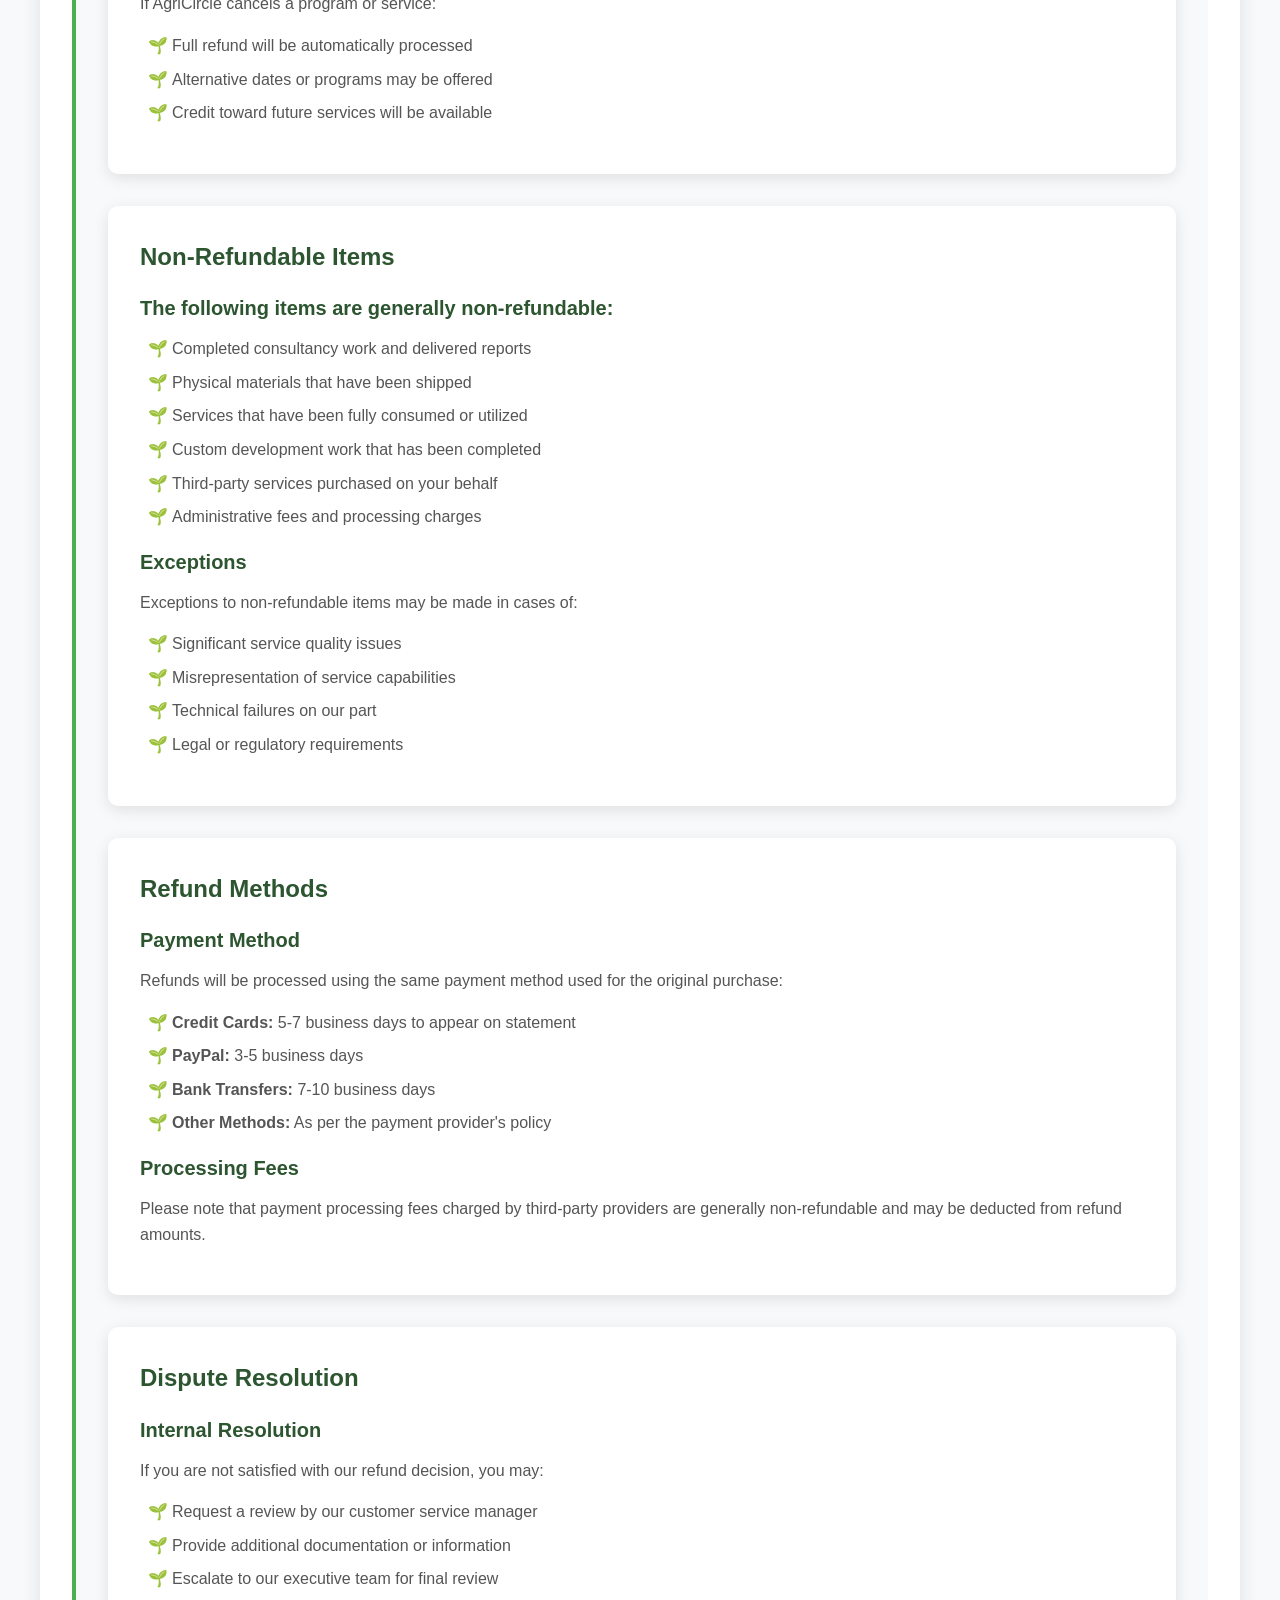
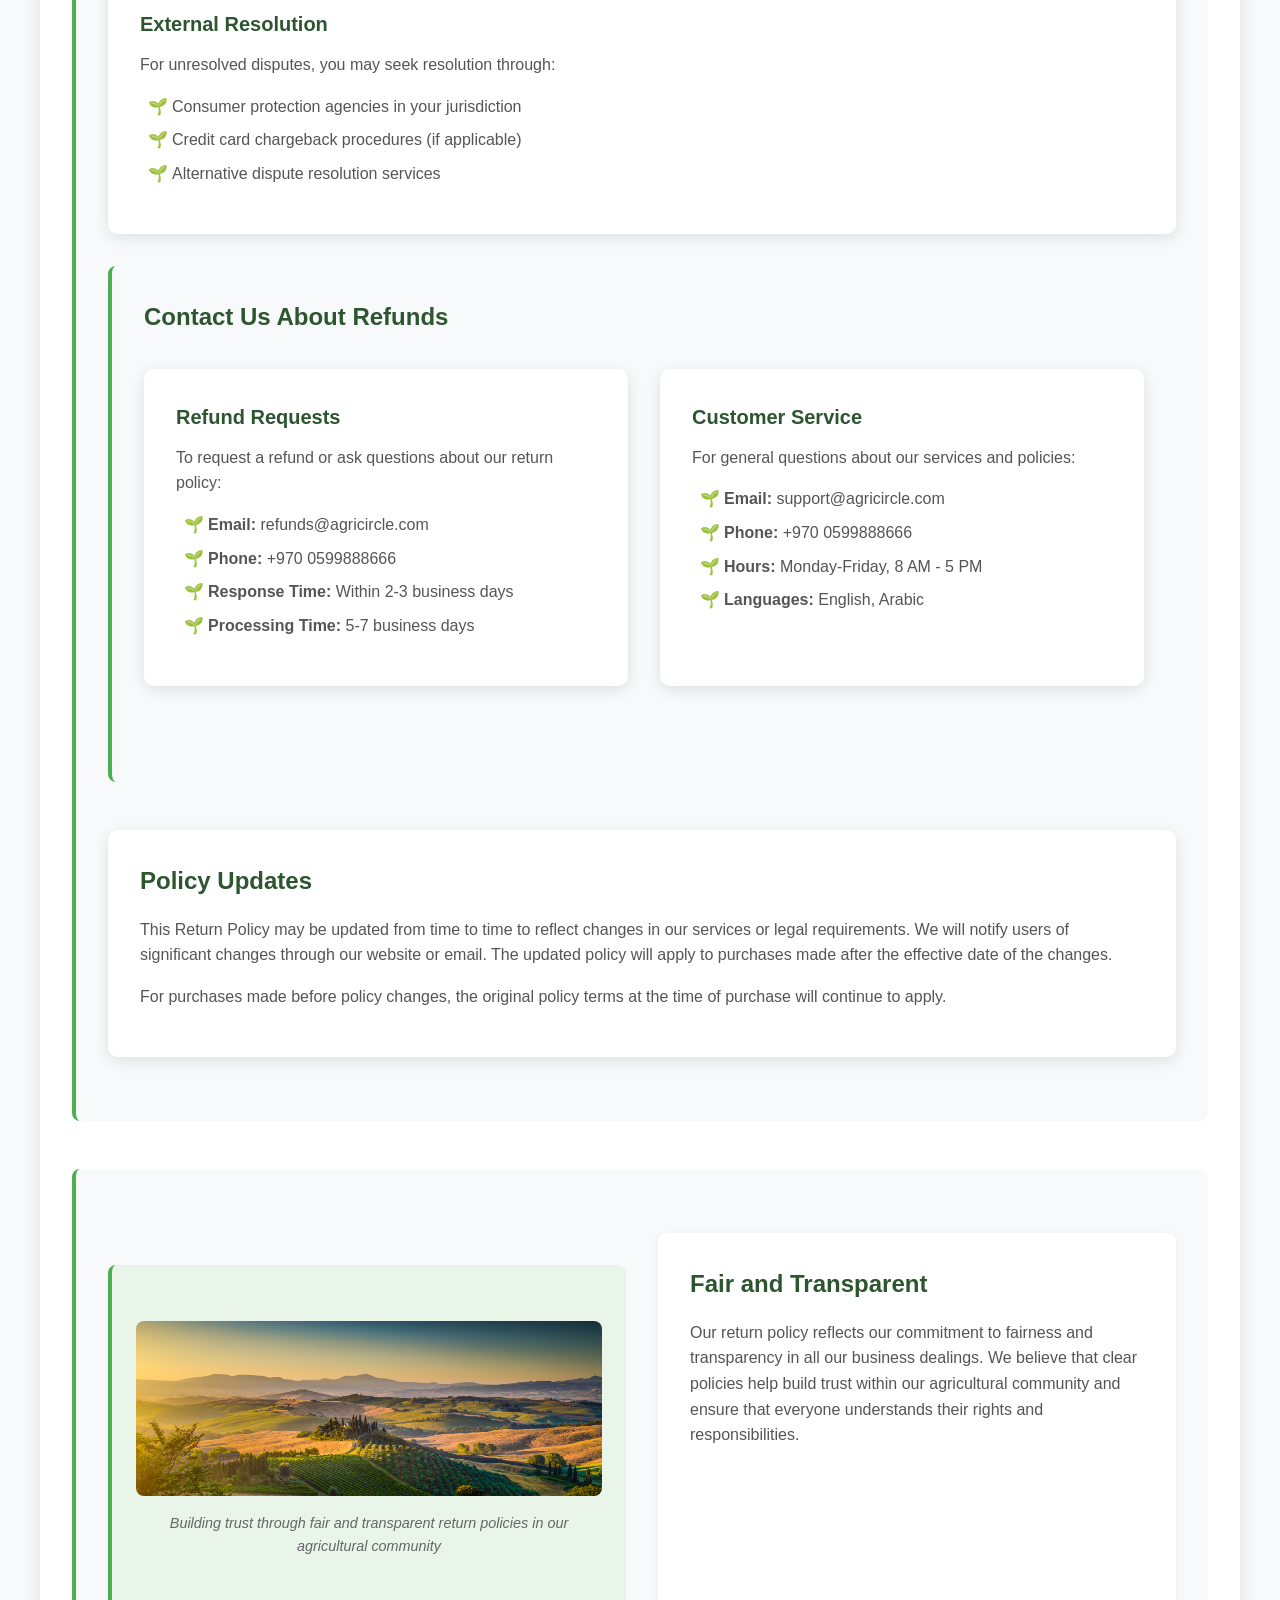
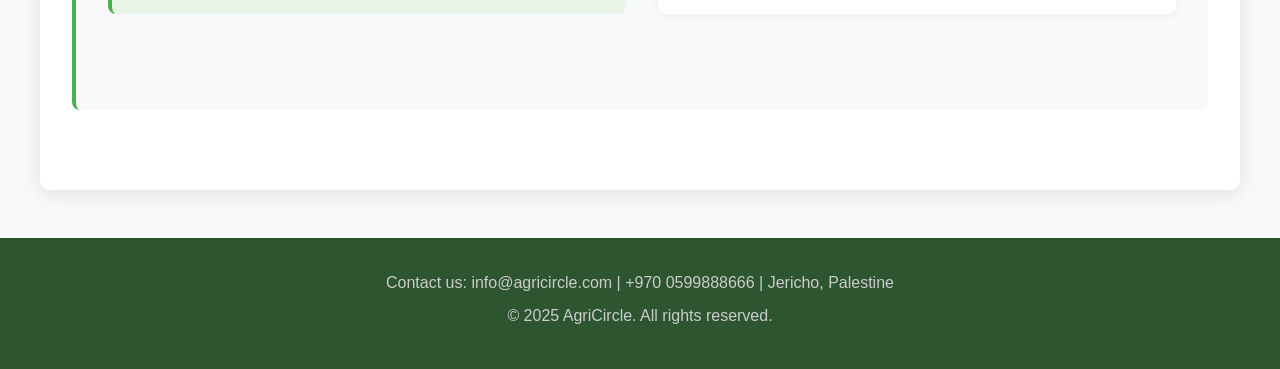
<file: website_project/returnPolicy.html>
<!DOCTYPE html>
<html lang="en">
<head>
    <meta charset="UTF-8">
    <meta name="viewport" content="width=device-width, initial-scale=1.0">
    <title>AgriCircle - Return Policy</title>
    <link rel="stylesheet" href="style.css">
    <meta name="description" content="AgriCircle Return Policy - Learn about our refund and return policies for services, training programs, and community memberships.">
</head>
<body>
    <header>
        <div class="header-container">
            <div class="logo-section">
                <img src="logo.png" alt="AgriCircle Logo">
                <h1>AgriCircle</h1>
            </div>
            <nav>
                <a href="index.html">Home</a>
                <a href="about.html">About</a>
                <a href="contect.html">Contact</a>
                <a href="services.html">Services</a>
                <a href="portfolio.html">Portfolio</a>
                <a href="album.html">Album</a>
                <a href="privacyPolicy.html">Privacy Policy</a>
                <a href="returnPolicy.html">Return Policy</a>
                <a href="TermsandConditions.html">Terms and Conditions</a>
                <a href="blog.html">Blog</a>
            </nav>
        </div>
    </header>

    <main>
        <section class="hero-section fade-in">
            <h2>Return Policy</h2>
            <p>Understanding our refund and return policies for AgriCircle services, training programs, and memberships.</p>
            <p><strong>Last updated:</strong> January 1, 2025</p>
        </section>

        <section class="return-policy-content">
            <article class="card">
                <h3>Our Commitment to Satisfaction</h3>
                <p>At AgriCircle, we are committed to providing high-quality services and educational programs to our agricultural community. We understand that sometimes circumstances change, and we strive to be fair and reasonable in our return and refund policies.</p>
                
                <p>This Return Policy applies to all paid services, training programs, consultancy services, and premium memberships offered by AgriCircle. Please read this policy carefully before making any purchases.</p>
            </article>

            <article class="card">
                <h3>Service Categories and Return Policies</h3>
                
                <h4>Training Programs and Workshops</h4>
                <div class="policy-section">
                    <h5>Online Training Courses</h5>
                    <ul>
                        <li><strong>Full Refund:</strong> Available within 7 days of purchase if less than 20% of content has been accessed</li>
                        <li><strong>Partial Refund:</strong> 50% refund available within 14 days if less than 50% of content has been completed</li>
                        <li><strong>No Refund:</strong> After 14 days or if more than 50% of content has been accessed</li>
                    </ul>
                    
                    <h5>In-Person Workshops</h5>
                    <ul>
                        <li><strong>Full Refund:</strong> Available up to 14 days before the workshop date</li>
                        <li><strong>50% Refund:</strong> Available 7-14 days before the workshop date</li>
                        <li><strong>25% Refund:</strong> Available 3-7 days before the workshop date</li>
                        <li><strong>No Refund:</strong> Within 3 days of the workshop or after attendance</li>
                    </ul>
                </div>

                <h4>Consultancy Services</h4>
                <div class="policy-section">
                    <ul>
                        <li><strong>Initial Consultation:</strong> Full refund if not satisfied within 24 hours of the first session</li>
                        <li><strong>Ongoing Projects:</strong> Refund available for unused hours with 7 days notice</li>
                        <li><strong>Completed Work:</strong> No refund for delivered consultancy reports or completed project phases</li>
                    </ul>
                </div>

                <h4>Premium Memberships</h4>
                <div class="policy-section">
                    <ul>
                        <li><strong>Monthly Subscriptions:</strong> Cancel anytime, no refund for current month</li>
                        <li><strong>Annual Subscriptions:</strong> Pro-rated refund available within first 30 days</li>
                        <li><strong>Lifetime Memberships:</strong> 30-day money-back guarantee</li>
                    </ul>
                </div>

                <h4>Digital Products and Resources</h4>
                <div class="policy-section">
                    <ul>
                        <li><strong>E-books and Guides:</strong> 7-day refund period from purchase date</li>
                        <li><strong>Software Tools:</strong> 14-day trial period, refund available if not satisfied</li>
                        <li><strong>Mobile Apps:</strong> Follow respective app store refund policies</li>
                    </ul>
                </div>
            </article>

            <article class="card">
                <h3>Refund Process</h3>
                
                <h4>How to Request a Refund</h4>
                <ol>
                    <li><strong>Contact Us:</strong> Email refunds@agricircle.com with your request</li>
                    <li><strong>Provide Information:</strong> Include your order number, purchase date, and reason for refund</li>
                    <li><strong>Review Process:</strong> We will review your request within 2-3 business days</li>
                    <li><strong>Refund Processing:</strong> Approved refunds are processed within 5-7 business days</li>
                </ol>

                <h4>Required Information for Refund Requests</h4>
                <ul>
                    <li>Full name and email address used for purchase</li>
                    <li>Order number or transaction ID</li>
                    <li>Date of purchase</li>
                    <li>Specific service or product name</li>
                    <li>Reason for refund request</li>
                    <li>Any relevant supporting documentation</li>
                </ul>
            </article>

            <article class="card">
                <h3>Special Circumstances</h3>
                
                <h4>Medical or Emergency Situations</h4>
                <p>We understand that unexpected medical emergencies or personal crises can prevent participation in our programs. In such cases, we may offer:</p>
                <ul>
                    <li>Full refund with appropriate documentation</li>
                    <li>Credit toward future programs</li>
                    <li>Transfer to another participant (with approval)</li>
                </ul>

                <h4>Technical Issues</h4>
                <p>If you experience technical difficulties that prevent access to our services:</p>
                <ul>
                    <li>We will first attempt to resolve the technical issue</li>
                    <li>If unresolvable, a full refund will be provided</li>
                    <li>Alternative access methods may be offered when possible</li>
                </ul>

                <h4>Program Cancellations</h4>
                <p>If AgriCircle cancels a program or service:</p>
                <ul>
                    <li>Full refund will be automatically processed</li>
                    <li>Alternative dates or programs may be offered</li>
                    <li>Credit toward future services will be available</li>
                </ul>
            </article>

            <article class="card">
                <h3>Non-Refundable Items</h3>
                
                <h4>The following items are generally non-refundable:</h4>
                <ul>
                    <li>Completed consultancy work and delivered reports</li>
                    <li>Physical materials that have been shipped</li>
                    <li>Services that have been fully consumed or utilized</li>
                    <li>Custom development work that has been completed</li>
                    <li>Third-party services purchased on your behalf</li>
                    <li>Administrative fees and processing charges</li>
                </ul>

                <h4>Exceptions</h4>
                <p>Exceptions to non-refundable items may be made in cases of:</p>
                <ul>
                    <li>Significant service quality issues</li>
                    <li>Misrepresentation of service capabilities</li>
                    <li>Technical failures on our part</li>
                    <li>Legal or regulatory requirements</li>
                </ul>
            </article>

            <article class="card">
                <h3>Refund Methods</h3>
                
                <h4>Payment Method</h4>
                <p>Refunds will be processed using the same payment method used for the original purchase:</p>
                <ul>
                    <li><strong>Credit Cards:</strong> 5-7 business days to appear on statement</li>
                    <li><strong>PayPal:</strong> 3-5 business days</li>
                    <li><strong>Bank Transfers:</strong> 7-10 business days</li>
                    <li><strong>Other Methods:</strong> As per the payment provider's policy</li>
                </ul>

                <h4>Processing Fees</h4>
                <p>Please note that payment processing fees charged by third-party providers are generally non-refundable and may be deducted from refund amounts.</p>
            </article>

            <article class="card">
                <h3>Dispute Resolution</h3>
                
                <h4>Internal Resolution</h4>
                <p>If you are not satisfied with our refund decision, you may:</p>
                <ul>
                    <li>Request a review by our customer service manager</li>
                    <li>Provide additional documentation or information</li>
                    <li>Escalate to our executive team for final review</li>
                </ul>

                <h4>External Resolution</h4>
                <p>For unresolved disputes, you may seek resolution through:</p>
                <ul>
                    <li>Consumer protection agencies in your jurisdiction</li>
                    <li>Credit card chargeback procedures (if applicable)</li>
                    <li>Alternative dispute resolution services</li>
                </ul>
            </article>

            <section class="contact-refunds">
                <h3>Contact Us About Refunds</h3>
                <div class="grid grid-2">
                    <article class="card">
                        <h4>Refund Requests</h4>
                        <p>To request a refund or ask questions about our return policy:</p>
                        <ul>
                            <li><strong>Email:</strong> refunds@agricircle.com</li>
                            <li><strong>Phone:</strong> +970 0599888666</li>
                            <li><strong>Response Time:</strong> Within 2-3 business days</li>
                            <li><strong>Processing Time:</strong> 5-7 business days</li>
                        </ul>
                    </article>
                    
                    <article class="card">
                        <h4>Customer Service</h4>
                        <p>For general questions about our services and policies:</p>
                        <ul>
                            <li><strong>Email:</strong> support@agricircle.com</li>
                            <li><strong>Phone:</strong> +970 0599888666</li>
                            <li><strong>Hours:</strong> Monday-Friday, 8 AM - 5 PM</li>
                            <li><strong>Languages:</strong> English, Arabic</li>
                        </ul>
                    </article>
                </div>
            </section>

            <article class="card">
                <h3>Policy Updates</h3>
                <p>This Return Policy may be updated from time to time to reflect changes in our services or legal requirements. We will notify users of significant changes through our website or email. The updated policy will apply to purchases made after the effective date of the changes.</p>
                
                <p>For purchases made before policy changes, the original policy terms at the time of purchase will continue to apply.</p>
            </article>
        </section>

        <section class="landscape-section">
            <div class="grid grid-2">
                <aside>
                    <figure>
                        <img src="istock-477786438.jpg" alt="Vast green agricultural landscape with rolling hills">
                        <figcaption>Building trust through fair and transparent return policies in our agricultural community</figcaption>
                    </figure>
                </aside>
                <article>
                    <h3>Fair and Transparent</h3>
                    <p>Our return policy reflects our commitment to fairness and transparency in all our business dealings. We believe that clear policies help build trust within our agricultural community and ensure that everyone understands their rights and responsibilities.</p>
                </article>
            </div>
        </section>
    </main>

    <footer>
        <div class="container">
            <p>Contact us: info@agricircle.com | +970 0599888666 | Jericho, Palestine</p>
            <p>&copy; 2025 AgriCircle. All rights reserved.</p>
        </div>
    </footer>
</body>
</html>
</file>
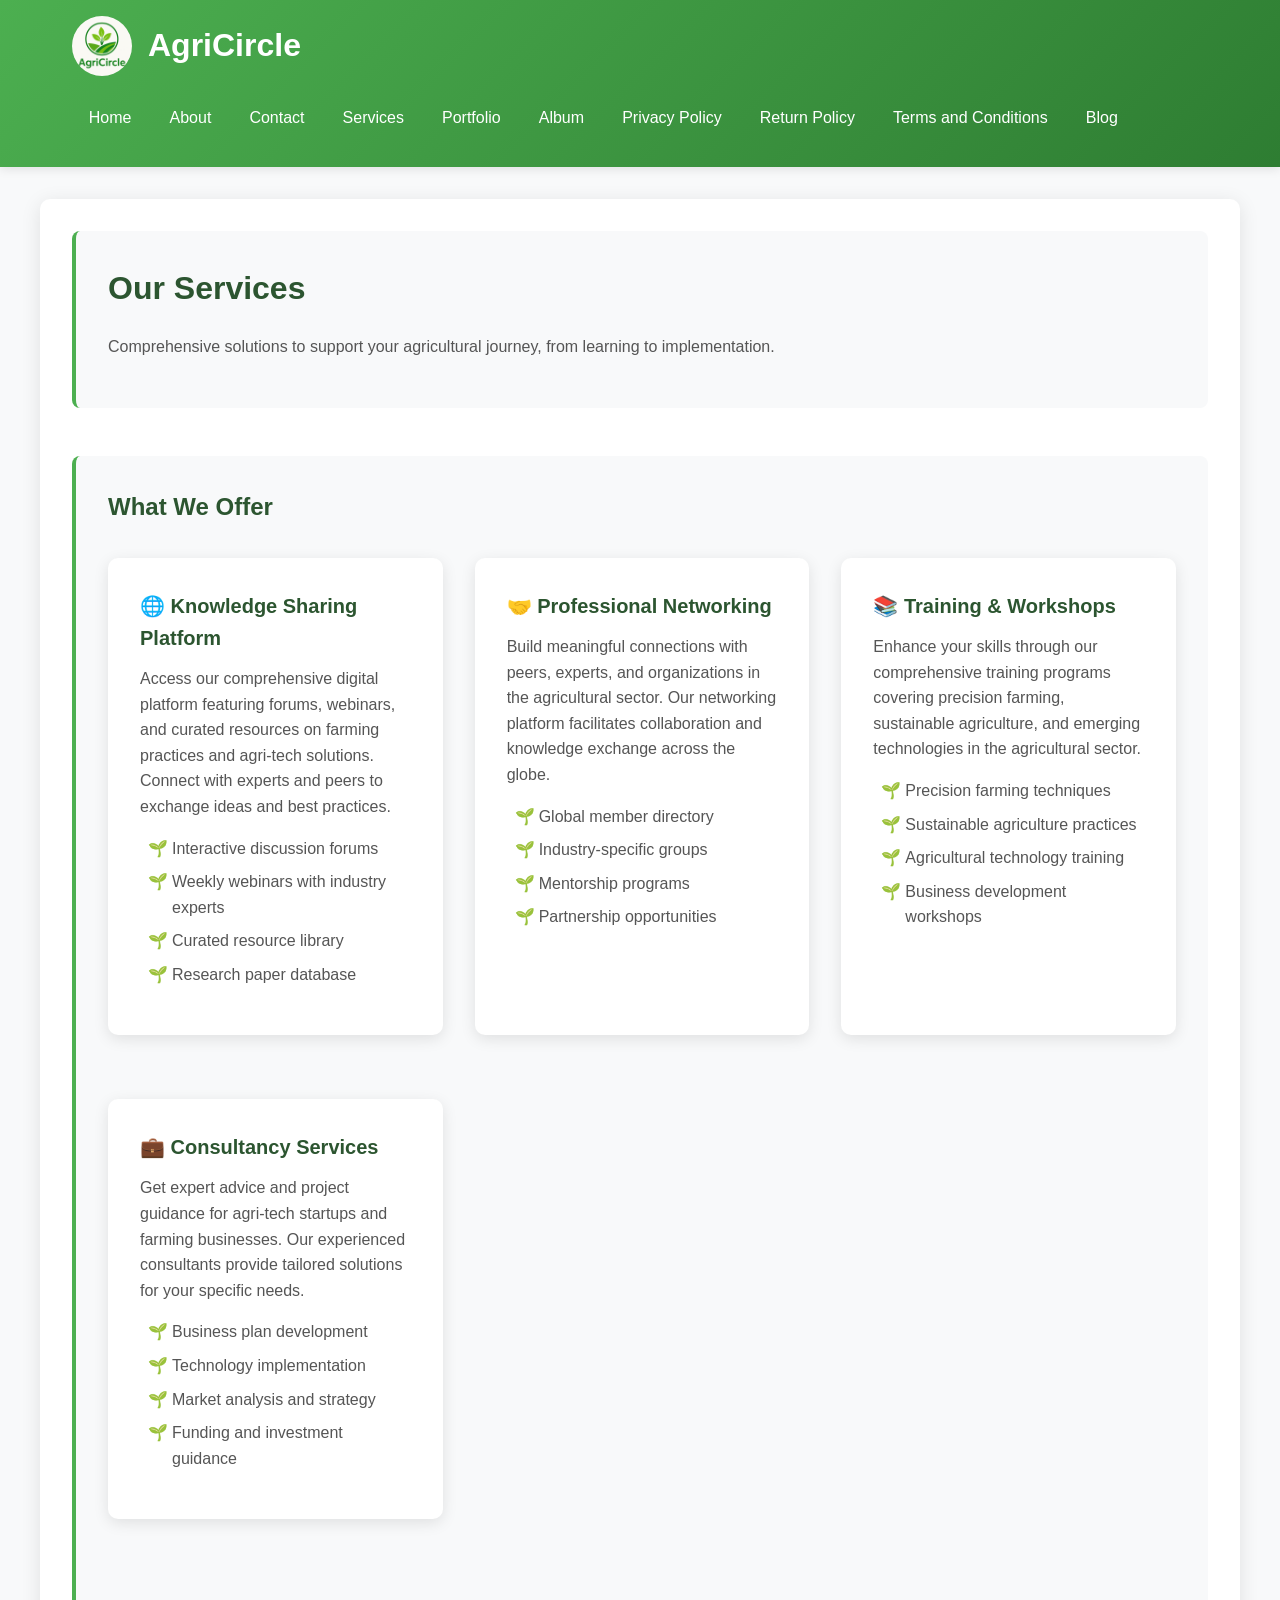
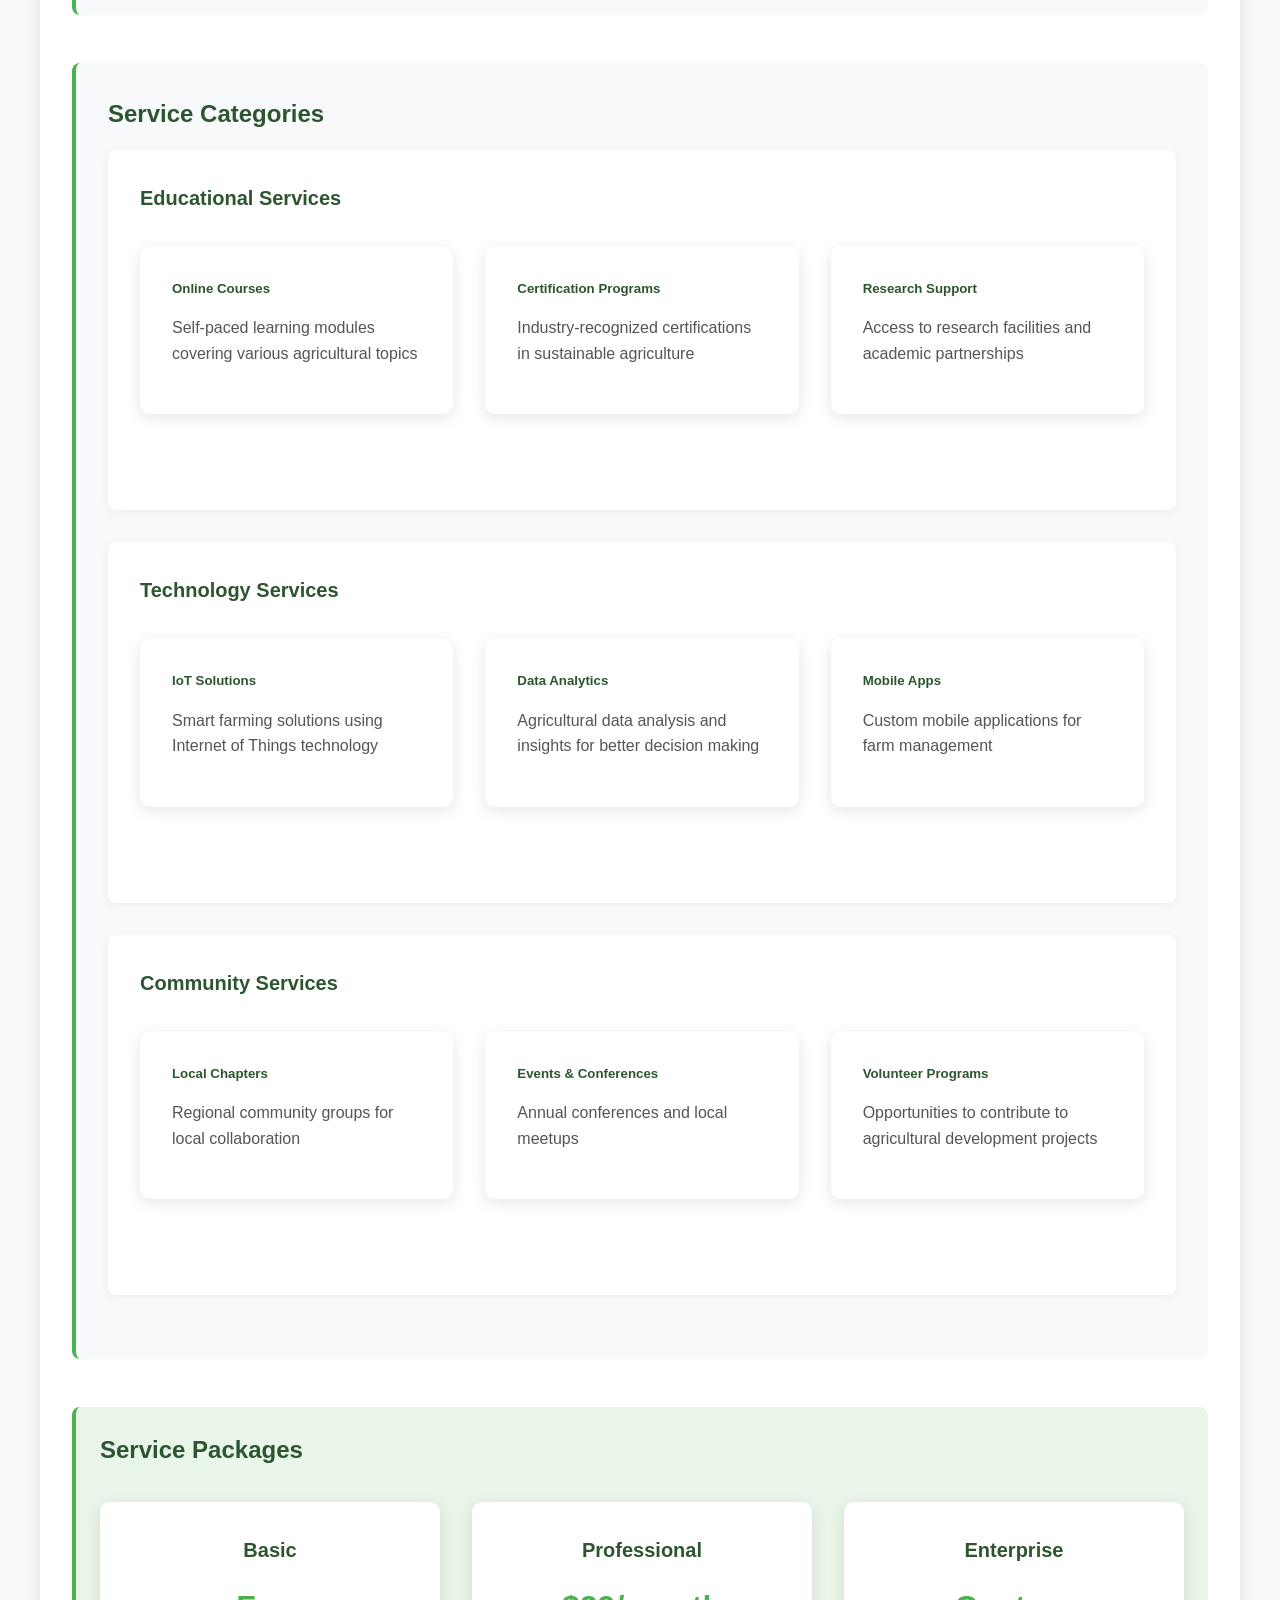
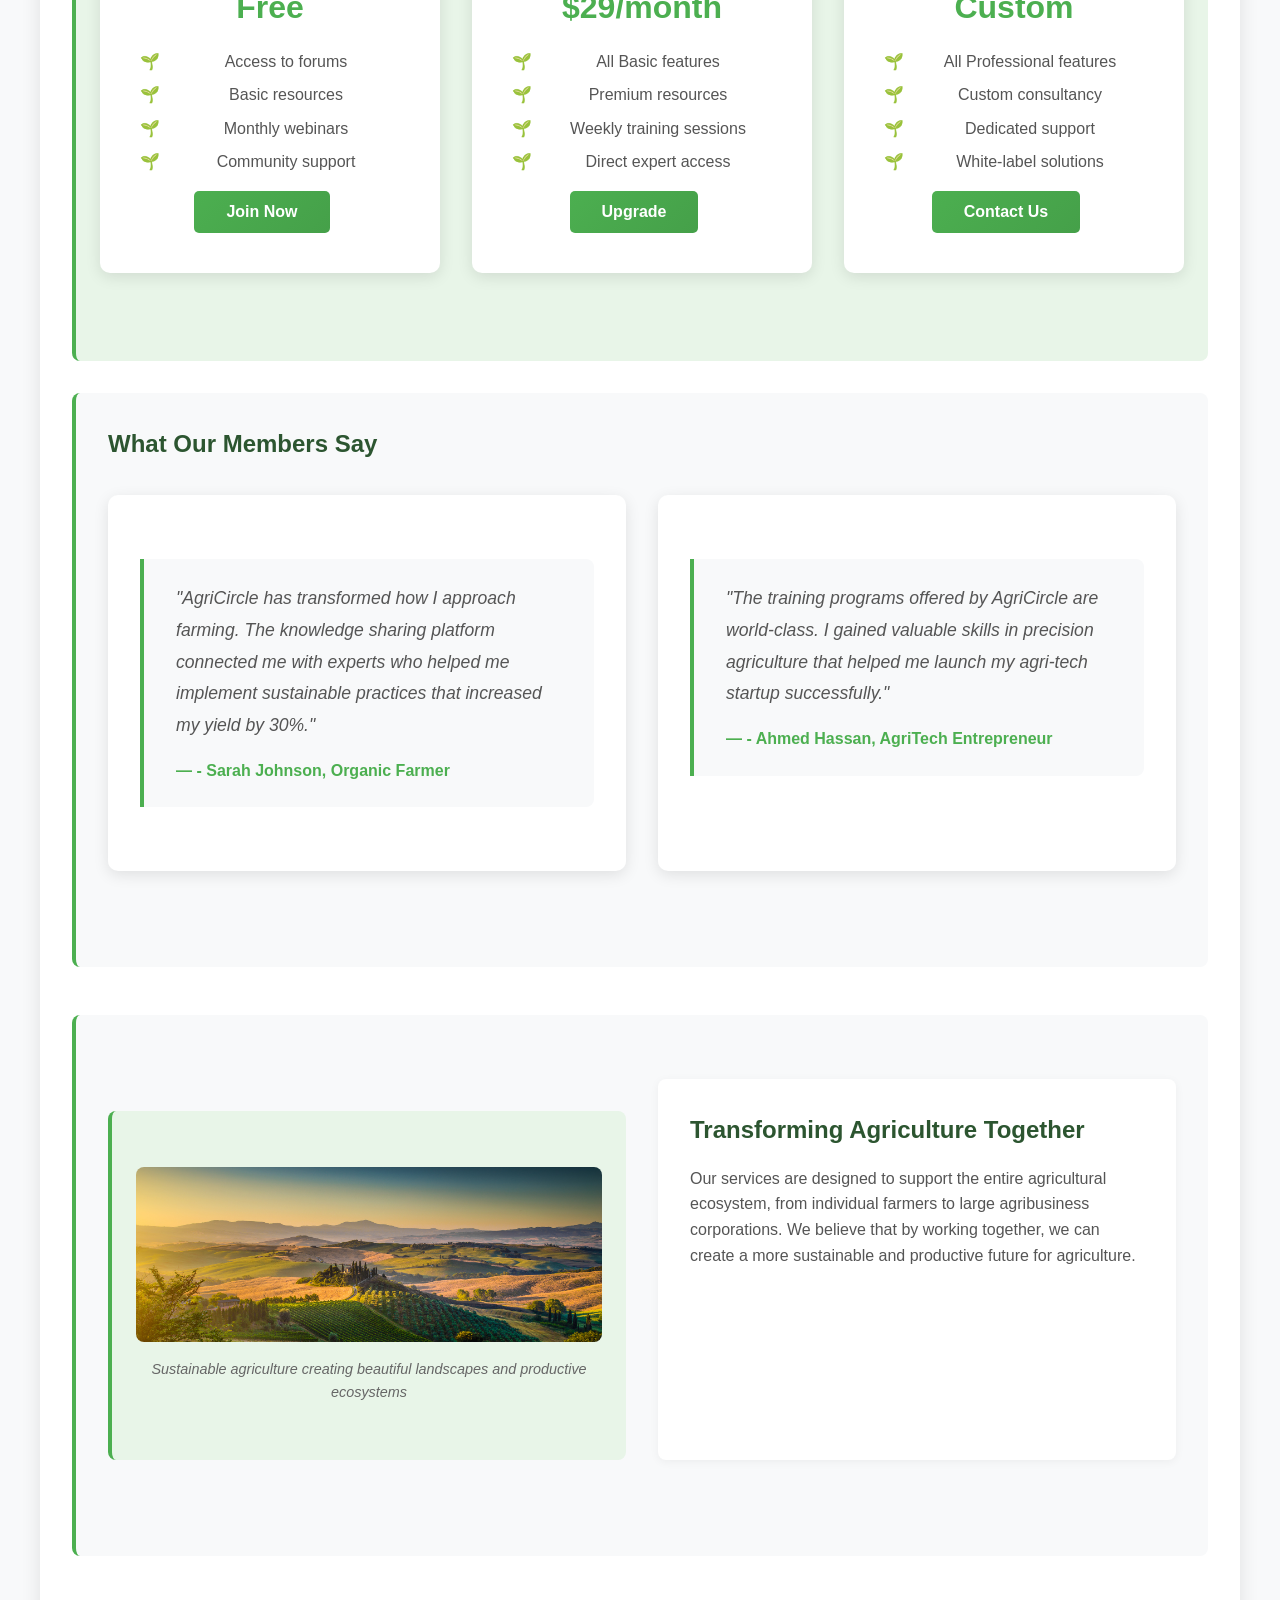
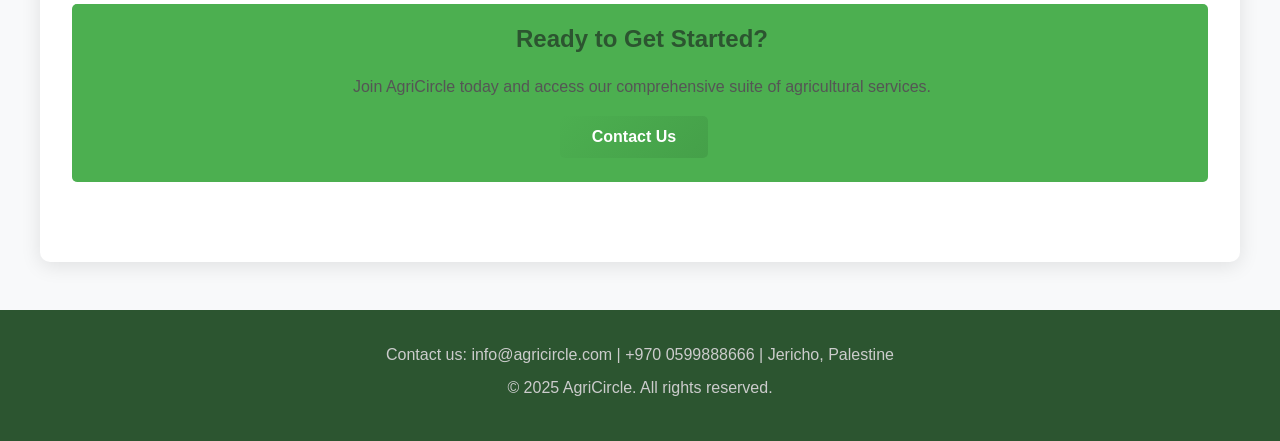
<file: website_project/services.html>
<!DOCTYPE html>
<html lang="en">
<head>
    <meta charset="UTF-8">
    <meta name="viewport" content="width=device-width, initial-scale=1.0">
    <title>AgriCircle - Services</title>
    <link rel="stylesheet" href="style.css">
    <meta name="description" content="Discover AgriCircle's comprehensive services including knowledge sharing, professional networking, training programs, and consultancy services for agricultural professionals.">
</head>
<body>
    <header>
        <div class="header-container">
            <div class="logo-section">
                <img src="logo.png" alt="AgriCircle Logo">
                <h1>AgriCircle</h1>
            </div>
            <nav>
                <a href="index.html">Home</a>
                <a href="about.html">About</a>
                <a href="contect.html">Contact</a>
                <a href="services.html">Services</a>
                <a href="portfolio.html">Portfolio</a>
                <a href="album.html">Album</a>
                <a href="privacyPolicy.html">Privacy Policy</a>
                <a href="returnPolicy.html">Return Policy</a>
                <a href="TermsandConditions.html">Terms and Conditions</a>
                <a href="blog.html">Blog</a>
            </nav>
        </div>
    </header>

    <main>
        <section class="hero-section fade-in">
            <h2>Our Services</h2>
            <p>Comprehensive solutions to support your agricultural journey, from learning to implementation.</p>
        </section>

        <section class="services-overview">
            <h3>What We Offer</h3>
            <div class="grid grid-2">
                <article class="card">
                    <h4>🌐 Knowledge Sharing Platform</h4>
                    <p>Access our comprehensive digital platform featuring forums, webinars, and curated resources on farming practices and agri-tech solutions. Connect with experts and peers to exchange ideas and best practices.</p>
                    <ul>
                        <li>Interactive discussion forums</li>
                        <li>Weekly webinars with industry experts</li>
                        <li>Curated resource library</li>
                        <li>Research paper database</li>
                    </ul>
                </article>

                <article class="card">
                    <h4>🤝 Professional Networking</h4>
                    <p>Build meaningful connections with peers, experts, and organizations in the agricultural sector. Our networking platform facilitates collaboration and knowledge exchange across the globe.</p>
                    <ul>
                        <li>Global member directory</li>
                        <li>Industry-specific groups</li>
                        <li>Mentorship programs</li>
                        <li>Partnership opportunities</li>
                    </ul>
                </article>

                <article class="card">
                    <h4>📚 Training & Workshops</h4>
                    <p>Enhance your skills through our comprehensive training programs covering precision farming, sustainable agriculture, and emerging technologies in the agricultural sector.</p>
                    <ul>
                        <li>Precision farming techniques</li>
                        <li>Sustainable agriculture practices</li>
                        <li>Agricultural technology training</li>
                        <li>Business development workshops</li>
                    </ul>
                </article>

                <article class="card">
                    <h4>💼 Consultancy Services</h4>
                    <p>Get expert advice and project guidance for agri-tech startups and farming businesses. Our experienced consultants provide tailored solutions for your specific needs.</p>
                    <ul>
                        <li>Business plan development</li>
                        <li>Technology implementation</li>
                        <li>Market analysis and strategy</li>
                        <li>Funding and investment guidance</li>
                    </ul>
                </article>
            </div>
        </section>

        <section class="service-details">
            <h3>Service Categories</h3>
            
            <article class="service-category">
                <h4>Educational Services</h4>
                <div class="grid grid-3">
                    <div class="card">
                        <h5>Online Courses</h5>
                        <p>Self-paced learning modules covering various agricultural topics</p>
                    </div>
                    <div class="card">
                        <h5>Certification Programs</h5>
                        <p>Industry-recognized certifications in sustainable agriculture</p>
                    </div>
                    <div class="card">
                        <h5>Research Support</h5>
                        <p>Access to research facilities and academic partnerships</p>
                    </div>
                </div>
            </article>

            <article class="service-category">
                <h4>Technology Services</h4>
                <div class="grid grid-3">
                    <div class="card">
                        <h5>IoT Solutions</h5>
                        <p>Smart farming solutions using Internet of Things technology</p>
                    </div>
                    <div class="card">
                        <h5>Data Analytics</h5>
                        <p>Agricultural data analysis and insights for better decision making</p>
                    </div>
                    <div class="card">
                        <h5>Mobile Apps</h5>
                        <p>Custom mobile applications for farm management</p>
                    </div>
                </div>
            </article>

            <article class="service-category">
                <h4>Community Services</h4>
                <div class="grid grid-3">
                    <div class="card">
                        <h5>Local Chapters</h5>
                        <p>Regional community groups for local collaboration</p>
                    </div>
                    <div class="card">
                        <h5>Events & Conferences</h5>
                        <p>Annual conferences and local meetups</p>
                    </div>
                    <div class="card">
                        <h5>Volunteer Programs</h5>
                        <p>Opportunities to contribute to agricultural development projects</p>
                    </div>
                </div>
            </article>
        </section>

        <aside class="pricing-section">
            <h3>Service Packages</h3>
            <div class="grid grid-3">
                <article class="card text-center">
                    <h4>Basic</h4>
                    <p class="price">Free</p>
                    <ul>
                        <li>Access to forums</li>
                        <li>Basic resources</li>
                        <li>Monthly webinars</li>
                        <li>Community support</li>
                    </ul>
                    <button>Join Now</button>
                </article>
                
                <article class="card text-center">
                    <h4>Professional</h4>
                    <p class="price">$29/month</p>
                    <ul>
                        <li>All Basic features</li>
                        <li>Premium resources</li>
                        <li>Weekly training sessions</li>
                        <li>Direct expert access</li>
                    </ul>
                    <button>Upgrade</button>
                </article>
                
                <article class="card text-center">
                    <h4>Enterprise</h4>
                    <p class="price">Custom</p>
                    <ul>
                        <li>All Professional features</li>
                        <li>Custom consultancy</li>
                        <li>Dedicated support</li>
                        <li>White-label solutions</li>
                    </ul>
                    <button>Contact Us</button>
                </article>
            </div>
        </aside>

        <section class="testimonials-section">
            <h3>What Our Members Say</h3>
            <div class="grid grid-2">
                <article class="card">
                    <blockquote>
                        <p>"AgriCircle has transformed how I approach farming. The knowledge sharing platform connected me with experts who helped me implement sustainable practices that increased my yield by 30%."</p>
                        <cite>- Sarah Johnson, Organic Farmer</cite>
                    </blockquote>
                </article>
                
                <article class="card">
                    <blockquote>
                        <p>"The training programs offered by AgriCircle are world-class. I gained valuable skills in precision agriculture that helped me launch my agri-tech startup successfully."</p>
                        <cite>- Ahmed Hassan, AgriTech Entrepreneur</cite>
                    </blockquote>
                </article>
            </div>
        </section>

        <section class="landscape-section">
            <div class="grid grid-2">
                <aside>
                    <figure>
                        <img src="istock-477786438.jpg" alt="Vast green agricultural landscape with rolling hills">
                        <figcaption>Sustainable agriculture creating beautiful landscapes and productive ecosystems</figcaption>
                    </figure>
                </aside>
                <article>
                    <h3>Transforming Agriculture Together</h3>
                    <p>Our services are designed to support the entire agricultural ecosystem, from individual farmers to large agribusiness corporations. We believe that by working together, we can create a more sustainable and productive future for agriculture.</p>
                </article>
            </div>
        </section>

        <section class="cta-section text-center bg-green">
            <h3>Ready to Get Started?</h3>
            <p>Join AgriCircle today and access our comprehensive suite of agricultural services.</p>
            <button onclick="window.location.href='contect.html'">Contact Us</button>
        </section>
    </main>

    <footer>
        <div class="container">
            <p>Contact us: info@agricircle.com | +970 0599888666 | Jericho, Palestine</p>
            <p>&copy; 2025 AgriCircle. All rights reserved.</p>
        </div>
    </footer>
</body>
</html>
</file>
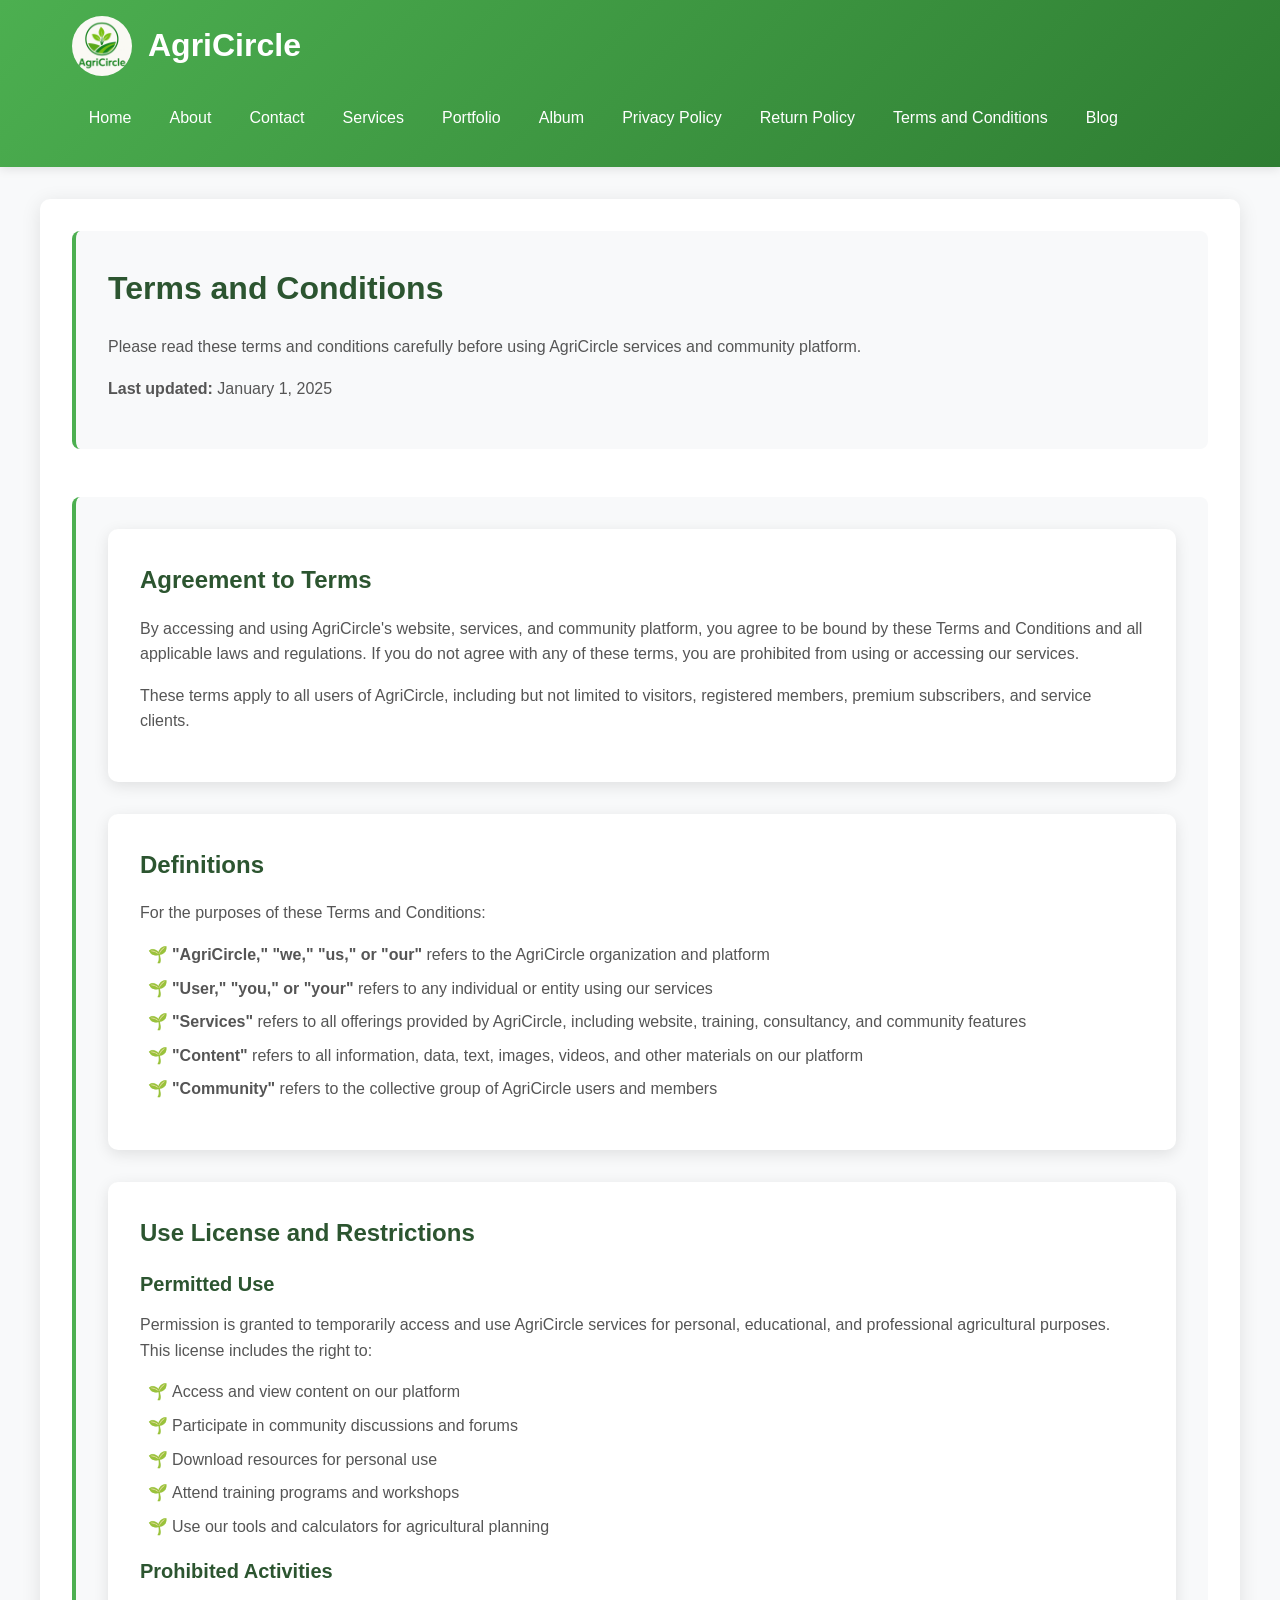
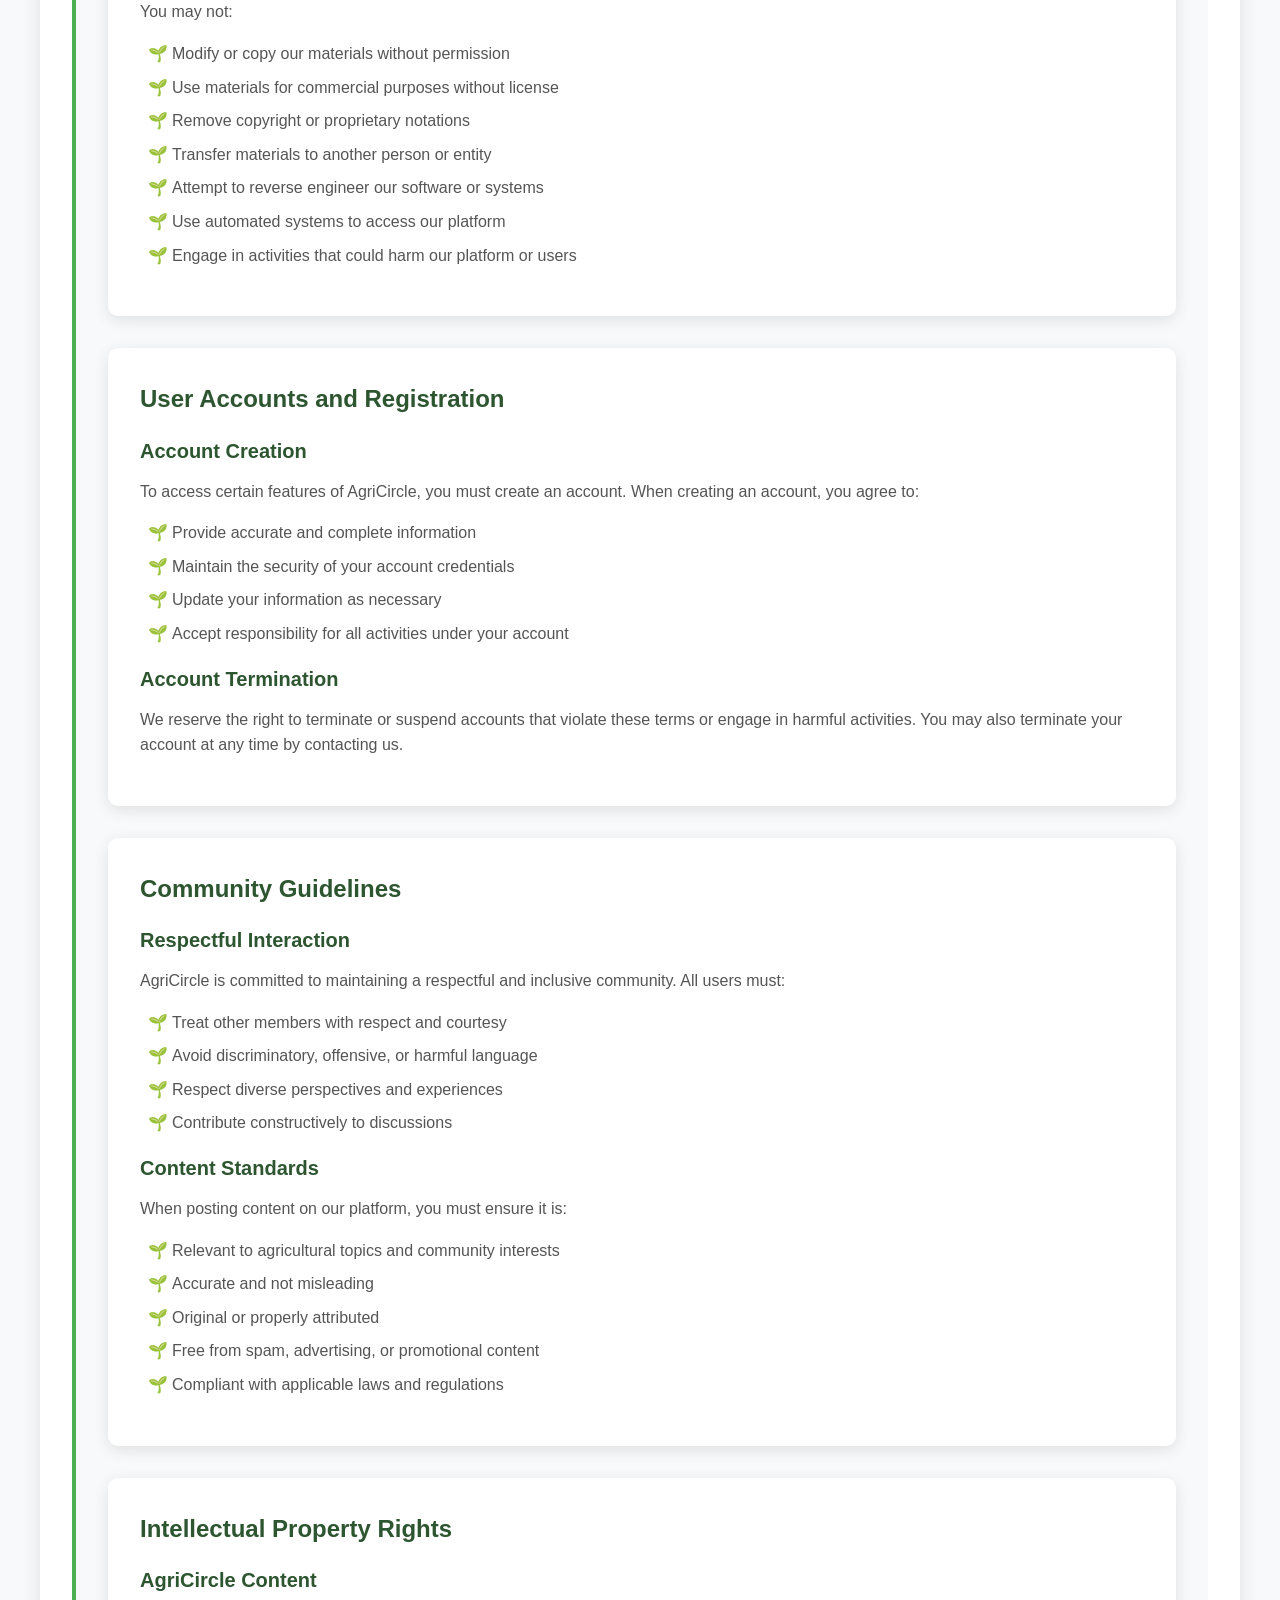
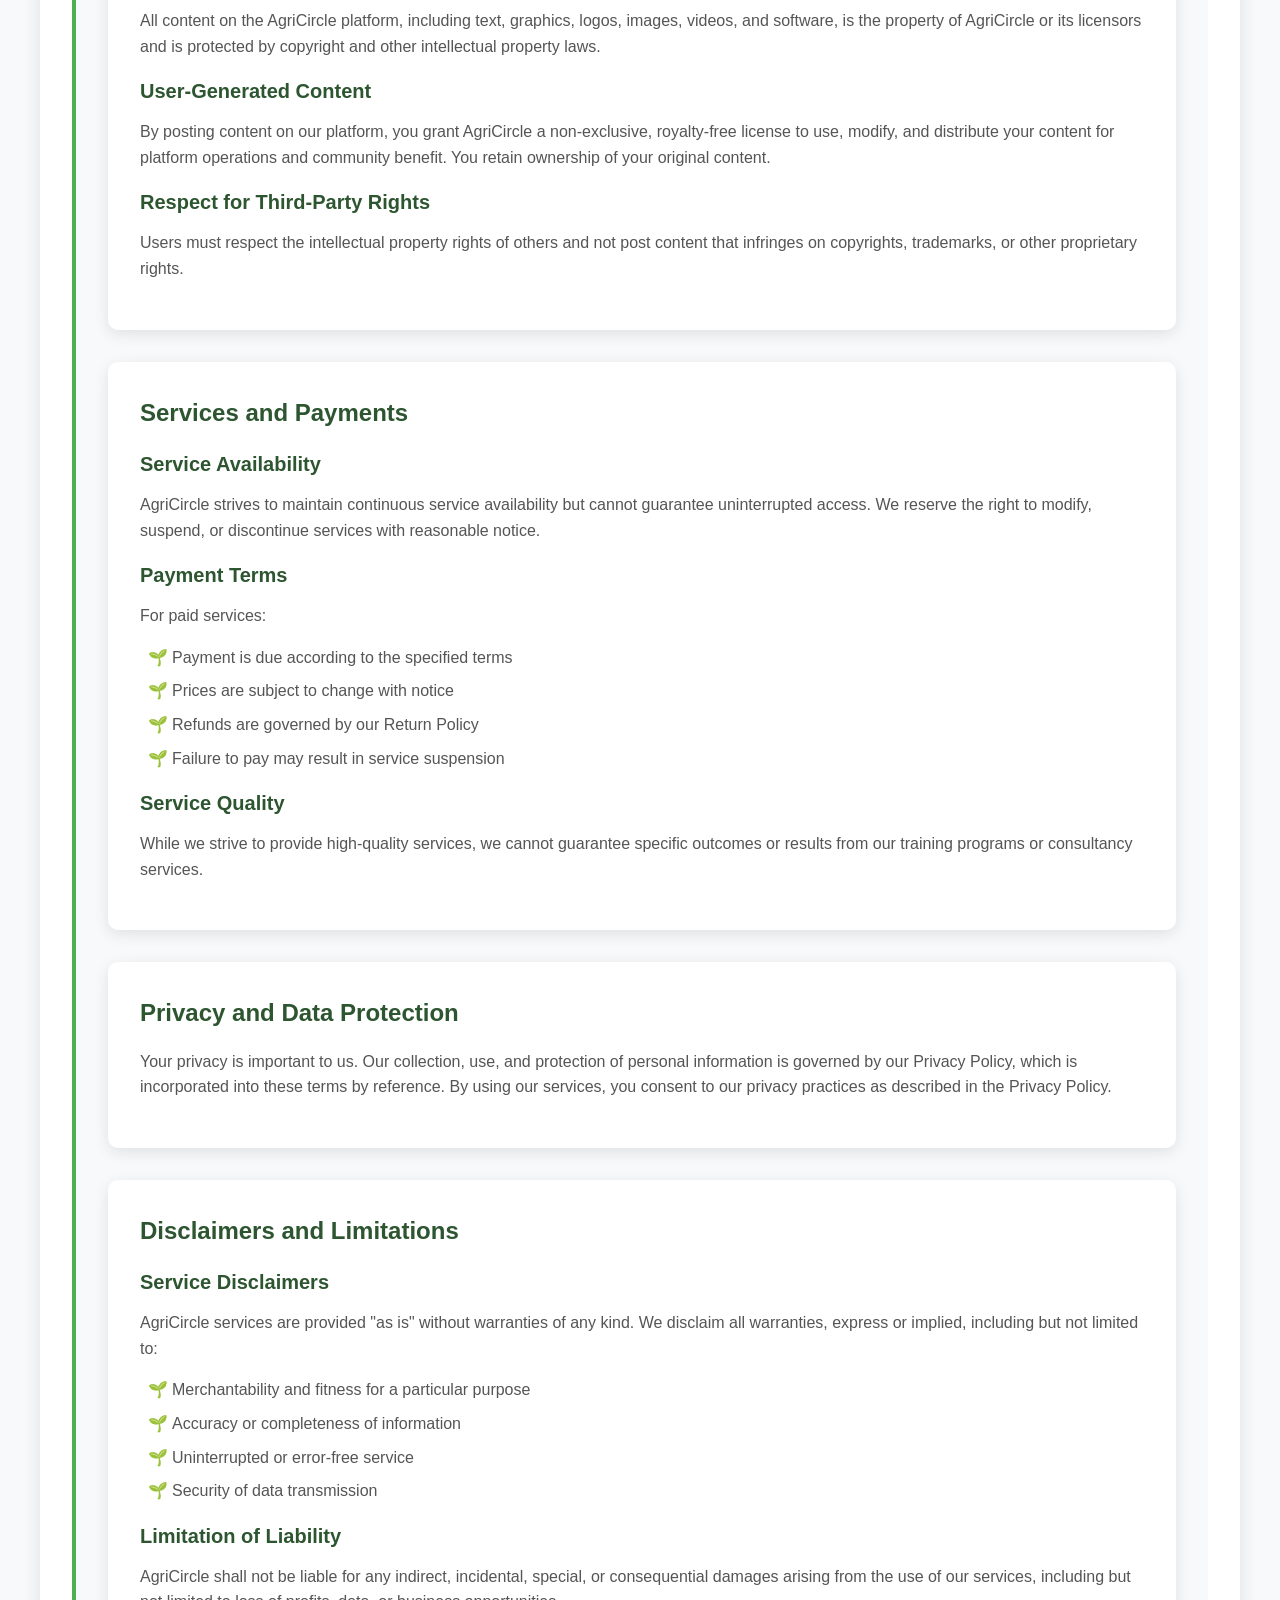
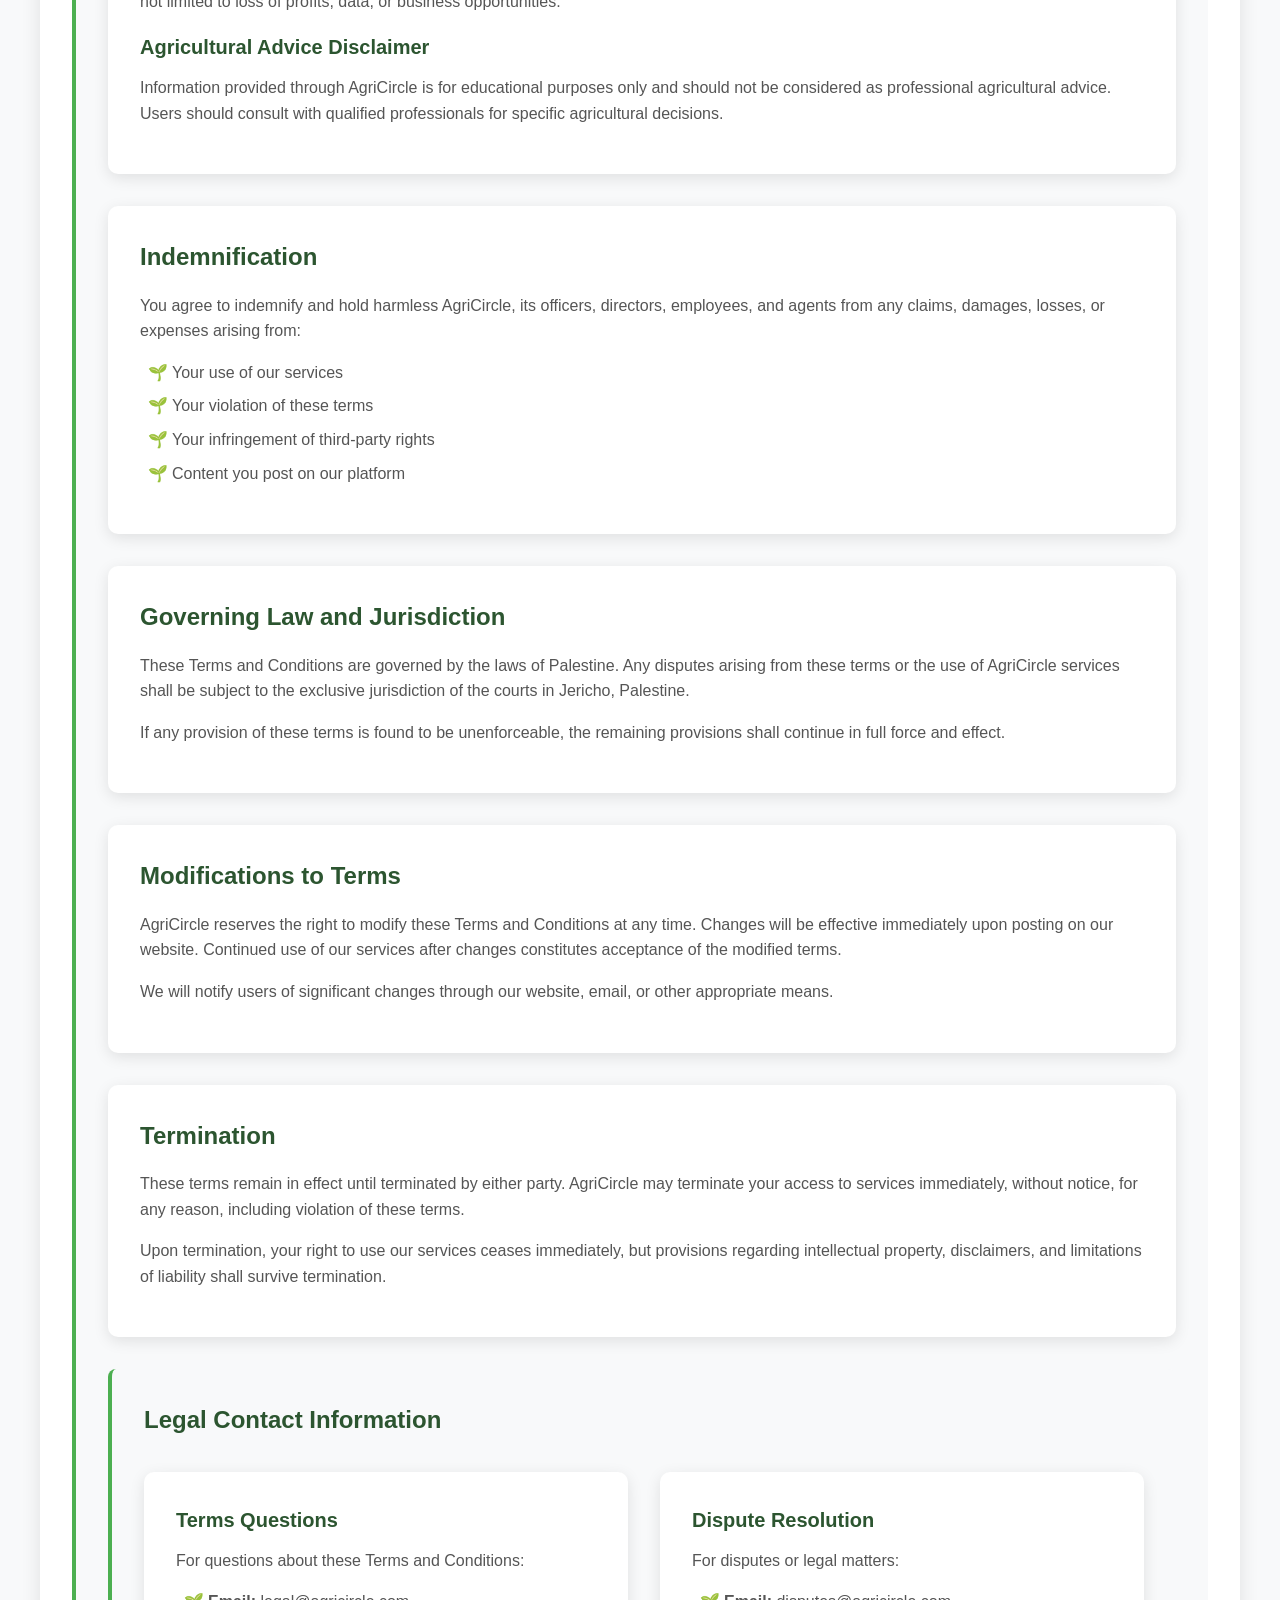
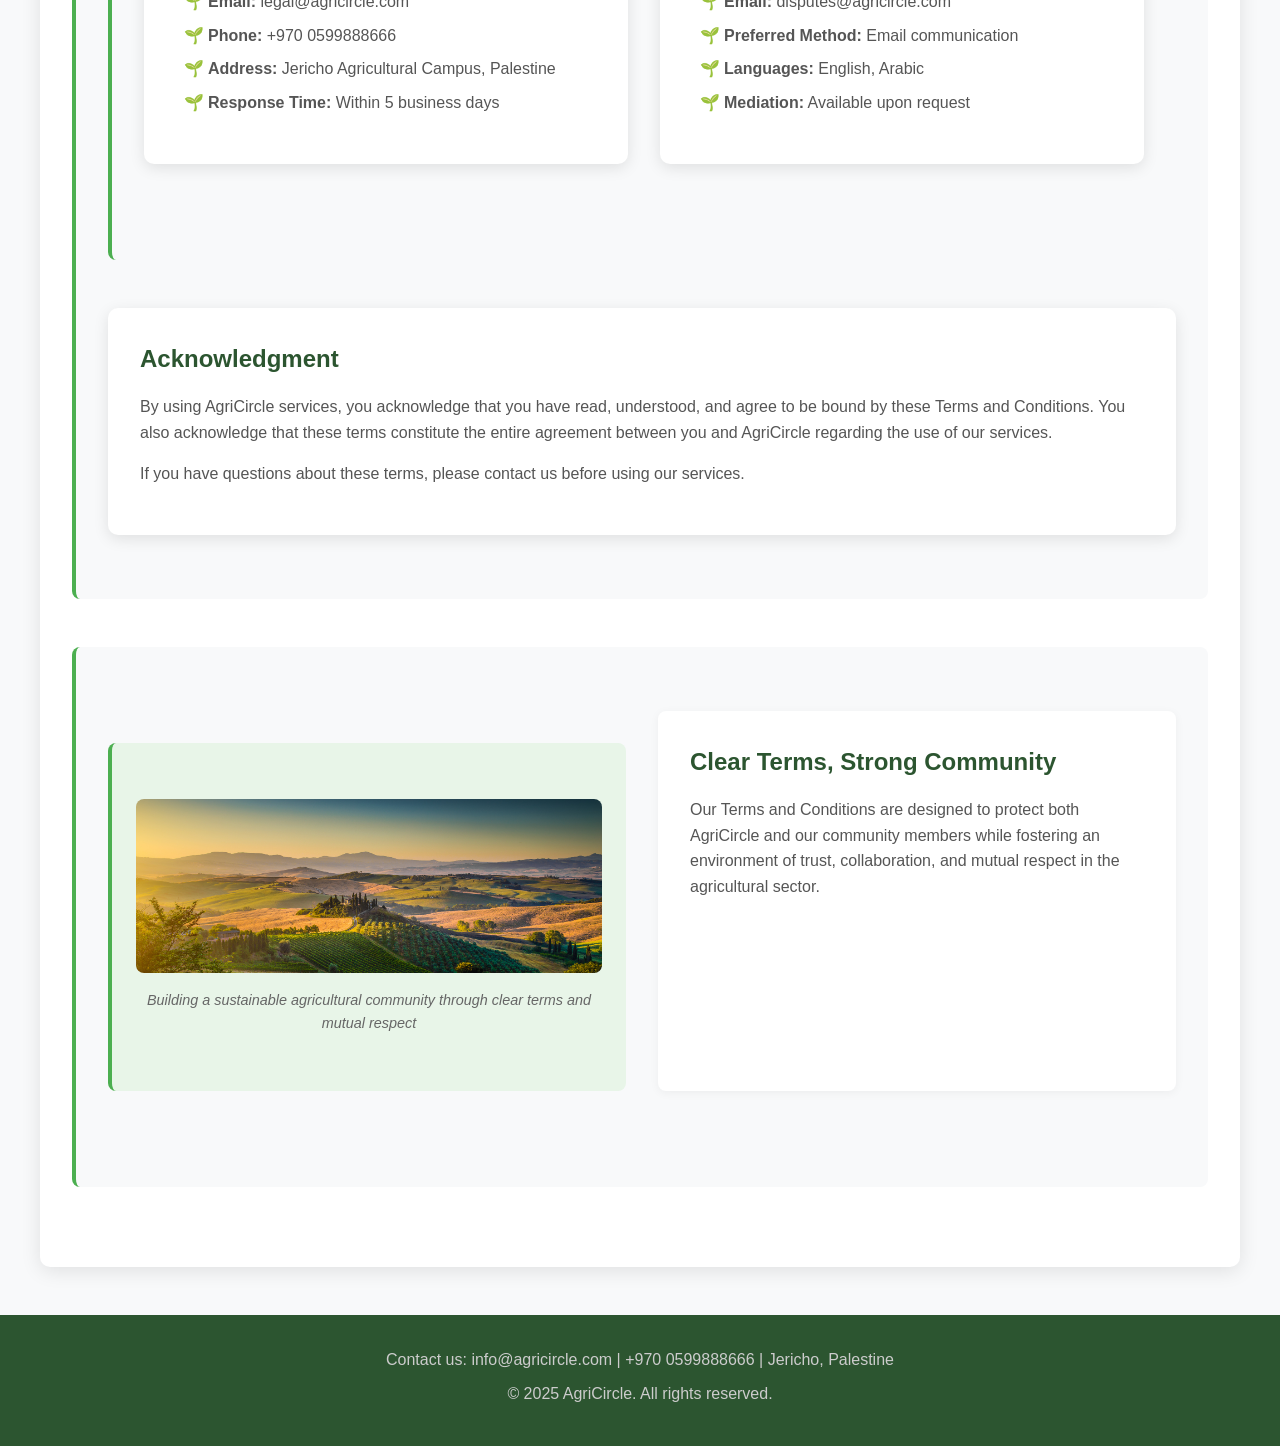
<file: website_project/TermsandConditions.html>
<!DOCTYPE html>
<html lang="en">
<head>
    <meta charset="UTF-8">
    <meta name="viewport" content="width=device-width, initial-scale=1.0">
    <title>AgriCircle - Terms and Conditions</title>
    <link rel="stylesheet" href="style.css">
    <meta name="description" content="AgriCircle Terms and Conditions - Read our terms of service for using our agricultural community platform and services.">
</head>
<body>
    <header>
        <div class="header-container">
            <div class="logo-section">
                <img src="logo.png" alt="AgriCircle Logo">
                <h1>AgriCircle</h1>
            </div>
            <nav>
                <a href="index.html">Home</a>
                <a href="about.html">About</a>
                <a href="contect.html">Contact</a>
                <a href="services.html">Services</a>
                <a href="portfolio.html">Portfolio</a>
                <a href="album.html">Album</a>
                <a href="privacyPolicy.html">Privacy Policy</a>
                <a href="returnPolicy.html">Return Policy</a>
                <a href="TermsandConditions.html">Terms and Conditions</a>
                <a href="blog.html">Blog</a>
            </nav>
        </div>
    </header>

    <main>
        <section class="hero-section fade-in">
            <h2>Terms and Conditions</h2>
            <p>Please read these terms and conditions carefully before using AgriCircle services and community platform.</p>
            <p><strong>Last updated:</strong> January 1, 2025</p>
        </section>

        <section class="terms-content">
            <article class="card">
                <h3>Agreement to Terms</h3>
                <p>By accessing and using AgriCircle's website, services, and community platform, you agree to be bound by these Terms and Conditions and all applicable laws and regulations. If you do not agree with any of these terms, you are prohibited from using or accessing our services.</p>
                
                <p>These terms apply to all users of AgriCircle, including but not limited to visitors, registered members, premium subscribers, and service clients.</p>
            </article>

            <article class="card">
                <h3>Definitions</h3>
                <p>For the purposes of these Terms and Conditions:</p>
                <ul>
                    <li><strong>"AgriCircle," "we," "us," or "our"</strong> refers to the AgriCircle organization and platform</li>
                    <li><strong>"User," "you," or "your"</strong> refers to any individual or entity using our services</li>
                    <li><strong>"Services"</strong> refers to all offerings provided by AgriCircle, including website, training, consultancy, and community features</li>
                    <li><strong>"Content"</strong> refers to all information, data, text, images, videos, and other materials on our platform</li>
                    <li><strong>"Community"</strong> refers to the collective group of AgriCircle users and members</li>
                </ul>
            </article>

            <article class="card">
                <h3>Use License and Restrictions</h3>
                
                <h4>Permitted Use</h4>
                <p>Permission is granted to temporarily access and use AgriCircle services for personal, educational, and professional agricultural purposes. This license includes the right to:</p>
                <ul>
                    <li>Access and view content on our platform</li>
                    <li>Participate in community discussions and forums</li>
                    <li>Download resources for personal use</li>
                    <li>Attend training programs and workshops</li>
                    <li>Use our tools and calculators for agricultural planning</li>
                </ul>

                <h4>Prohibited Activities</h4>
                <p>You may not:</p>
                <ul>
                    <li>Modify or copy our materials without permission</li>
                    <li>Use materials for commercial purposes without license</li>
                    <li>Remove copyright or proprietary notations</li>
                    <li>Transfer materials to another person or entity</li>
                    <li>Attempt to reverse engineer our software or systems</li>
                    <li>Use automated systems to access our platform</li>
                    <li>Engage in activities that could harm our platform or users</li>
                </ul>
            </article>

            <article class="card">
                <h3>User Accounts and Registration</h3>
                
                <h4>Account Creation</h4>
                <p>To access certain features of AgriCircle, you must create an account. When creating an account, you agree to:</p>
                <ul>
                    <li>Provide accurate and complete information</li>
                    <li>Maintain the security of your account credentials</li>
                    <li>Update your information as necessary</li>
                    <li>Accept responsibility for all activities under your account</li>
                </ul>

                <h4>Account Termination</h4>
                <p>We reserve the right to terminate or suspend accounts that violate these terms or engage in harmful activities. You may also terminate your account at any time by contacting us.</p>
            </article>

            <article class="card">
                <h3>Community Guidelines</h3>
                
                <h4>Respectful Interaction</h4>
                <p>AgriCircle is committed to maintaining a respectful and inclusive community. All users must:</p>
                <ul>
                    <li>Treat other members with respect and courtesy</li>
                    <li>Avoid discriminatory, offensive, or harmful language</li>
                    <li>Respect diverse perspectives and experiences</li>
                    <li>Contribute constructively to discussions</li>
                </ul>

                <h4>Content Standards</h4>
                <p>When posting content on our platform, you must ensure it is:</p>
                <ul>
                    <li>Relevant to agricultural topics and community interests</li>
                    <li>Accurate and not misleading</li>
                    <li>Original or properly attributed</li>
                    <li>Free from spam, advertising, or promotional content</li>
                    <li>Compliant with applicable laws and regulations</li>
                </ul>
            </article>

            <article class="card">
                <h3>Intellectual Property Rights</h3>
                
                <h4>AgriCircle Content</h4>
                <p>All content on the AgriCircle platform, including text, graphics, logos, images, videos, and software, is the property of AgriCircle or its licensors and is protected by copyright and other intellectual property laws.</p>

                <h4>User-Generated Content</h4>
                <p>By posting content on our platform, you grant AgriCircle a non-exclusive, royalty-free license to use, modify, and distribute your content for platform operations and community benefit. You retain ownership of your original content.</p>

                <h4>Respect for Third-Party Rights</h4>
                <p>Users must respect the intellectual property rights of others and not post content that infringes on copyrights, trademarks, or other proprietary rights.</p>
            </article>

            <article class="card">
                <h3>Services and Payments</h3>
                
                <h4>Service Availability</h4>
                <p>AgriCircle strives to maintain continuous service availability but cannot guarantee uninterrupted access. We reserve the right to modify, suspend, or discontinue services with reasonable notice.</p>

                <h4>Payment Terms</h4>
                <p>For paid services:</p>
                <ul>
                    <li>Payment is due according to the specified terms</li>
                    <li>Prices are subject to change with notice</li>
                    <li>Refunds are governed by our Return Policy</li>
                    <li>Failure to pay may result in service suspension</li>
                </ul>

                <h4>Service Quality</h4>
                <p>While we strive to provide high-quality services, we cannot guarantee specific outcomes or results from our training programs or consultancy services.</p>
            </article>

            <article class="card">
                <h3>Privacy and Data Protection</h3>
                <p>Your privacy is important to us. Our collection, use, and protection of personal information is governed by our Privacy Policy, which is incorporated into these terms by reference. By using our services, you consent to our privacy practices as described in the Privacy Policy.</p>
            </article>

            <article class="card">
                <h3>Disclaimers and Limitations</h3>
                
                <h4>Service Disclaimers</h4>
                <p>AgriCircle services are provided "as is" without warranties of any kind. We disclaim all warranties, express or implied, including but not limited to:</p>
                <ul>
                    <li>Merchantability and fitness for a particular purpose</li>
                    <li>Accuracy or completeness of information</li>
                    <li>Uninterrupted or error-free service</li>
                    <li>Security of data transmission</li>
                </ul>

                <h4>Limitation of Liability</h4>
                <p>AgriCircle shall not be liable for any indirect, incidental, special, or consequential damages arising from the use of our services, including but not limited to loss of profits, data, or business opportunities.</p>

                <h4>Agricultural Advice Disclaimer</h4>
                <p>Information provided through AgriCircle is for educational purposes only and should not be considered as professional agricultural advice. Users should consult with qualified professionals for specific agricultural decisions.</p>
            </article>

            <article class="card">
                <h3>Indemnification</h3>
                <p>You agree to indemnify and hold harmless AgriCircle, its officers, directors, employees, and agents from any claims, damages, losses, or expenses arising from:</p>
                <ul>
                    <li>Your use of our services</li>
                    <li>Your violation of these terms</li>
                    <li>Your infringement of third-party rights</li>
                    <li>Content you post on our platform</li>
                </ul>
            </article>

            <article class="card">
                <h3>Governing Law and Jurisdiction</h3>
                <p>These Terms and Conditions are governed by the laws of Palestine. Any disputes arising from these terms or the use of AgriCircle services shall be subject to the exclusive jurisdiction of the courts in Jericho, Palestine.</p>
                
                <p>If any provision of these terms is found to be unenforceable, the remaining provisions shall continue in full force and effect.</p>
            </article>

            <article class="card">
                <h3>Modifications to Terms</h3>
                <p>AgriCircle reserves the right to modify these Terms and Conditions at any time. Changes will be effective immediately upon posting on our website. Continued use of our services after changes constitutes acceptance of the modified terms.</p>
                
                <p>We will notify users of significant changes through our website, email, or other appropriate means.</p>
            </article>

            <article class="card">
                <h3>Termination</h3>
                <p>These terms remain in effect until terminated by either party. AgriCircle may terminate your access to services immediately, without notice, for any reason, including violation of these terms.</p>
                
                <p>Upon termination, your right to use our services ceases immediately, but provisions regarding intellectual property, disclaimers, and limitations of liability shall survive termination.</p>
            </article>

            <section class="contact-legal">
                <h3>Legal Contact Information</h3>
                <div class="grid grid-2">
                    <article class="card">
                        <h4>Terms Questions</h4>
                        <p>For questions about these Terms and Conditions:</p>
                        <ul>
                            <li><strong>Email:</strong> legal@agricircle.com</li>
                            <li><strong>Phone:</strong> +970 0599888666</li>
                            <li><strong>Address:</strong> Jericho Agricultural Campus, Palestine</li>
                            <li><strong>Response Time:</strong> Within 5 business days</li>
                        </ul>
                    </article>
                    
                    <article class="card">
                        <h4>Dispute Resolution</h4>
                        <p>For disputes or legal matters:</p>
                        <ul>
                            <li><strong>Email:</strong> disputes@agricircle.com</li>
                            <li><strong>Preferred Method:</strong> Email communication</li>
                            <li><strong>Languages:</strong> English, Arabic</li>
                            <li><strong>Mediation:</strong> Available upon request</li>
                        </ul>
                    </article>
                </div>
            </section>

            <article class="card">
                <h3>Acknowledgment</h3>
                <p>By using AgriCircle services, you acknowledge that you have read, understood, and agree to be bound by these Terms and Conditions. You also acknowledge that these terms constitute the entire agreement between you and AgriCircle regarding the use of our services.</p>
                
                <p>If you have questions about these terms, please contact us before using our services.</p>
            </article>
        </section>

        <section class="landscape-section">
            <div class="grid grid-2">
                <aside>
                    <figure>
                        <img src="istock-477786438.jpg" alt="Vast green agricultural landscape with rolling hills">
                        <figcaption>Building a sustainable agricultural community through clear terms and mutual respect</figcaption>
                    </figure>
                </aside>
                <article>
                    <h3>Clear Terms, Strong Community</h3>
                    <p>Our Terms and Conditions are designed to protect both AgriCircle and our community members while fostering an environment of trust, collaboration, and mutual respect in the agricultural sector.</p>
                </article>
            </div>
        </section>
    </main>

    <footer>
        <div class="container">
            <p>Contact us: info@agricircle.com | +970 0599888666 | Jericho, Palestine</p>
            <p>&copy; 2025 AgriCircle. All rights reserved.</p>
        </div>
    </footer>
</body>
</html>
</file>
<file: website_project/style.css>
/* CSS Reset and Base Styles */
* {
    margin: 0;
    padding: 0;
    box-sizing: border-box;
}

html {
    font-size: 16px;
    scroll-behavior: smooth;
}

body {
    font-family: 'Segoe UI', Tahoma, Geneva, Verdana, sans-serif;
    line-height: 1.6;
    color: #333;
    background-color: #f8f9fa;
}

/* Typography */
h1, h2, h3, h4, h5, h6 {
    font-weight: 600;
    margin-bottom: 1rem;
    color: #2c5530;
}

h1 {
    font-size: 2.5rem;
    margin-bottom: 1.5rem;
}

h2 {
    font-size: 2rem;
    margin-bottom: 1.25rem;
}

h3 {
    font-size: 1.5rem;
    margin-bottom: 1rem;
}

h4 {
    font-size: 1.25rem;
    margin-bottom: 0.75rem;
}

p {
    margin-bottom: 1rem;
    color: #555;
}

/* Header Styles */
header {
    background: linear-gradient(135deg, #4CAF50, #2E7D32);
    color: white;
    padding: 1rem 0;
    box-shadow: 0 2px 10px rgba(0,0,0,0.1);
    position: sticky;
    top: 0;
    z-index: 1000;
}

.header-container {
    max-width: 1200px;
    margin: 0 auto;
    padding: 0 2rem;
    display: flex;
    align-items: center;
    justify-content: space-between;
    flex-wrap: wrap;
}

.logo-section {
    display: flex;
    align-items: center;
    gap: 1rem;
}

.logo-section img {
    width: 60px;
    height: 60px;
    border-radius: 50%;
    transition: transform 0.3s ease;
}

.logo-section img:hover {
    transform: scale(1.1);
}

.logo-section h1 {
    color: white;
    margin: 0;
    font-size: 2rem;
}

/* Navigation Styles */
nav {
    margin-top: 1rem;
}

nav a {
    color: white;
    text-decoration: none;
    padding: 0.8rem ;
    margin: 0 0.25rem;
    border-radius: 5px;
    transition: all 0.3s ease;
    display: inline-block;
    font-weight: 500;
}

nav a:hover {
    background-color: rgba(255,255,255,0.2);
    transform: translateY(-2px);
    box-shadow: 0 4px 8px rgba(0,0,0,0.2);
}

nav a:active {
    transform: translateY(0);
}

/* Main Content Styles */
main {
    max-width: 1200px;
    margin: 2rem auto;
    padding: 0 2rem;
    background: white;
    border-radius: 10px;
    box-shadow: 0 4px 20px rgba(0,0,0,0.1);
    padding: 2rem;
}

/* Section Styles */
section {
    margin-bottom: 3rem;
    padding: 2rem;
    background: #f8f9fa;
    border-radius: 8px;
    border-left: 4px solid #4CAF50;
}

article {
    background: white;
    padding: 2rem;
    margin-bottom: 2rem;
    border-radius: 8px;
    box-shadow: 0 2px 10px rgba(0,0,0,0.05);
    transition: transform 0.3s ease, box-shadow 0.3s ease;
}

article:hover {
    transform: translateY(-5px);
    box-shadow: 0 8px 25px rgba(0,0,0,0.15);
}

aside {
    background: #e8f5e8;
    padding: 1.5rem;
    border-radius: 8px;
    margin: 2rem 0;
    border-left: 4px solid #4CAF50;
}

/* List Styles */
ul, ol {
    margin-left: 2rem;
    margin-bottom: 1rem;
}

li {
    margin-bottom: 0.5rem;
    color: #555;
}

ul li {
    list-style-type: none;
    position: relative;
}

ul li::before {
    content: "🌱";
    position: absolute;
    left: -1.5rem;
}

/* Image and Figure Styles */
img {
    max-width: 100%;
    height: auto;
    border-radius: 8px;
    transition: transform 0.3s ease;
}

img:hover {
    transform: scale(1.02);
}

figure {
    margin: 2rem 0;
    text-align: center;
}

figcaption {
    margin-top: 0.5rem;
    font-style: italic;
    color: #666;
    font-size: 0.9rem;
}

/* Form Styles */
form {
    background: #f8f9fa;
    padding: 2rem;
    border-radius: 10px;
    margin: 2rem 0;
    box-shadow: 0 4px 15px rgba(0,0,0,0.1);
}

label {
    display: block;
    margin-bottom: 0.5rem;
    font-weight: 600;
    color: #2c5530;
}

input[type="text"],
input[type="email"],
textarea,
select {
    width: 100%;
    padding: 0.75rem;
    border: 2px solid #ddd;
    border-radius: 5px;
    font-size: 1rem;
    transition: border-color 0.3s ease, box-shadow 0.3s ease;
    margin-bottom: 1rem;
}

input[type="text"]:focus,
input[type="email"]:focus,
textarea:focus,
select:focus {
    outline: none;
    border-color: #4CAF50;
    box-shadow: 0 0 0 3px rgba(76, 175, 80, 0.1);
}

textarea {
    resize: vertical;
    min-height: 120px;
}

/* Button Styles */
button {
    background: linear-gradient(135deg, #4CAF50, #45a049);
    color: white;
    padding: 0.75rem 2rem;
    border: none;
    border-radius: 5px;
    cursor: pointer;
    font-size: 1rem;
    font-weight: 600;
    transition: all 0.3s ease;
    margin-right: 1rem;
    margin-bottom: 0.5rem;
}

button:hover {
    background: linear-gradient(135deg, #45a049, #3d8b40);
    transform: translateY(-2px);
    box-shadow: 0 4px 15px rgba(76, 175, 80, 0.3);
}

button:active {
    transform: translateY(0);
}

button[type="reset"] {
    background: linear-gradient(135deg, #6c757d, #5a6268);
}

button[type="reset"]:hover {
    background: linear-gradient(135deg, #5a6268, #495057);
}

/* Table Styles */
table {
    width: 100%;
    border-collapse: collapse;
    margin: 2rem 0;
    background: white;
    border-radius: 8px;
    overflow: hidden;
    box-shadow: 0 4px 15px rgba(0,0,0,0.1);
}

th, td {
    padding: 1rem;
    text-align: left;
    border-bottom: 1px solid #ddd;
}

th {
    background: linear-gradient(135deg, #4CAF50, #45a049);
    color: white;
    font-weight: 600;
}

tr:hover {
    background-color: #f8f9fa;
}

/* Footer Styles */
footer {
    background: #2c5530;
    color: white;
    text-align: center;
    padding: 2rem 0;
    margin-top: 3rem;
}

footer p {
    margin-bottom: 0.5rem;
    color: #ccc;
}

/* Utility Classes */
.container {
    max-width: 1200px;
    margin: 0 auto;
    padding: 0 2rem;
}

.text-center {
    text-align: center;
}

.text-green {
    color: #4CAF50;
}

.bg-green {
    background-color: #4CAF50;
    color: white;
    padding: 1rem;
    border-radius: 5px;
}

.card {
    background: white;
    padding: 2rem;
    border-radius: 10px;
    box-shadow: 0 4px 15px rgba(0,0,0,0.1);
    margin-bottom: 2rem;
    transition: transform 0.3s ease, box-shadow 0.3s ease;
}

.card:hover {
    transform: translateY(-5px);
    box-shadow: 0 8px 25px rgba(0,0,0,0.15);
}

/* Grid Layout */
.grid {
    display: grid;
    gap: 2rem;
    margin: 2rem 0;
}

.grid-2 {
    grid-template-columns: repeat(auto-fit, minmax(300px, 1fr));
}

.grid-3 {
    grid-template-columns: repeat(auto-fit, minmax(250px, 1fr));
}

.grid-4 {
    grid-template-columns: repeat(auto-fit, minmax(200px, 1fr));
}

/* Flexbox Layout */
.flex {
    display: flex;
    gap: 1rem;
    align-items: center;
}

.flex-column {
    flex-direction: column;
}

.flex-wrap {
    flex-wrap: wrap;
}

.justify-center {
    justify-content: center;
}

.justify-between {
    justify-content: space-between;
}

/* Animation Classes */
.fade-in {
    animation: fadeIn 0.6s ease-in;
}

@keyframes fadeIn {
    from {
        opacity: 0;
        transform: translateY(20px);
    }
    to {
        opacity: 1;
        transform: translateY(0);
    }
}

.slide-in {
    animation: slideIn 0.8s ease-out;
}

@keyframes slideIn {
    from {
        transform: translateX(-100px);
        opacity: 0;
    }
    to {
        transform: translateX(0);
        opacity: 1;
    }
}

/* Responsive Design */
@media (max-width: 768px) {
    html {
        font-size: 14px;
    }
    
    .header-container {
        flex-direction: column;
        text-align: center;
        gap: 1rem;
    }
    
    .logo-section {
        justify-content: center;
    }
    
    nav {
        margin-top: 1rem;
    }
    
    nav a {
        display: block;
        margin: 0.25rem 0;
        padding: 0.75rem;
    }
    
    main {
        margin: 1rem auto;
        padding: 1rem;
    }
    
    .grid-2,
    .grid-3,
    .grid-4 {
        grid-template-columns: 1fr;
    }
    
    .flex {
        flex-direction: column;
        align-items: stretch;
    }
    
    h1 {
        font-size: 2rem;
    }
    
    h2 {
        font-size: 1.5rem;
    }
    
    section,
    article {
        padding: 1rem;
    }
    
    form {
        padding: 1rem;
    }
    
    button {
        width: 100%;
        margin-right: 0;
    }
}

@media (max-width: 480px) {
    html {
        font-size: 12px;
    }
    
    .container,
    main {
        padding: 0 1rem;
    }
    
    nav a {
        font-size: 0.9rem;
        padding: 0.5rem;
    }
    
    .logo-section img {
        width: 50px;
        height: 50px;
    }
    
    .logo-section h1 {
        font-size: 1.5rem;
    }
}

/* Print Styles */
@media print {
    header,
    nav,
    footer {
        display: none;
    }
    
    main {
        box-shadow: none;
        margin: 0;
        padding: 0;
    }
    
    * {
        background: white !important;
        color: black !important;
    }
}

/* High Contrast Mode */
@media (prefers-contrast: high) {
    body {
        background: white;
        color: black;
    }
    
    header {
        background: black;
    }
    
    nav a:hover {
        background: white;
        color: black;
    }
}

/* Reduced Motion */
@media (prefers-reduced-motion: reduce) {
    *,
    *::before,
    *::after {
        animation-duration: 0.01ms !important;
        animation-iteration-count: 1 !important;
        transition-duration: 0.01ms !important;
    }
}


/* Additional CSS for enhanced functionality */

/* Status Indicators */
.status {
    display: inline-block;
    padding: 0.25rem 0.75rem;
    border-radius: 20px;
    font-size: 0.8rem;
    font-weight: 600;
    text-transform: uppercase;
    letter-spacing: 0.5px;
}

.status.completed {
    background-color: #d4edda;
    color: #155724;
    border: 1px solid #c3e6cb;
}

.status.ongoing {
    background-color: #fff3cd;
    color: #856404;
    border: 1px solid #ffeaa7;
}

.status.planning {
    background-color: #d1ecf1;
    color: #0c5460;
    border: 1px solid #bee5eb;
}

/* Enhanced Form Styling */
.form-buttons {
    display: flex;
    gap: 1rem;
    margin-top: 1rem;
}

.contact-info {
    display: grid;
    gap: 1.5rem;
    margin: 2rem 0;
}

.contact-item h4 {
    color: #4CAF50;
    margin-bottom: 0.5rem;
}

.contact-item a {
    color: #4CAF50;
    text-decoration: none;
    transition: color 0.3s ease;
}

.contact-item a:hover {
    color: #2E7D32;
    text-decoration: underline;
}

/* Blog Specific Styling */
.blog-post {
    border-left: 4px solid #4CAF50;
    transition: border-color 0.3s ease;
}

.blog-post:hover {
    border-left-color: #2E7D32;
}

.post-meta {
    color: #666;
    font-size: 0.9rem;
    font-style: italic;
    margin-bottom: 1rem;
}

.blog-sidebar {
    position: sticky;
    top: 2rem;
    height: fit-content;
}

.category-list {
    list-style: none;
    margin-left: 0;
}

.category-list li {
    margin-bottom: 0.5rem;
}

.category-list li::before {
    content: "📁";
    margin-right: 0.5rem;
}

.category-list a {
    color: #4CAF50;
    text-decoration: none;
    transition: color 0.3s ease;
}

.category-list a:hover {
    color: #2E7D32;
    text-decoration: underline;
}

.recent-posts {
    list-style: none;
    margin-left: 0;
}

.recent-posts li {
    margin-bottom: 0.75rem;
    padding-bottom: 0.75rem;
    border-bottom: 1px solid #eee;
}

.recent-posts li::before {
    content: "📄";
    margin-right: 0.5rem;
}

.recent-posts a {
    color: #333;
    text-decoration: none;
    transition: color 0.3s ease;
}

.recent-posts a:hover {
    color: #4CAF50;
}

/* Portfolio Specific Styling */
.policy-section {
    background: #f8f9fa;
    padding: 1.5rem;
    border-radius: 8px;
    margin: 1rem 0;
}

.policy-section h5 {
    color: #4CAF50;
    margin-bottom: 0.75rem;
}

/* Photo Grid for Album */
.photo-grid {
    display: grid;
    grid-template-columns: repeat(auto-fit, minmax(300px, 1fr));
    gap: 2rem;
    margin: 2rem 0;
}

.gallery-section {
    margin-bottom: 3rem;
    padding: 2rem;
    background: #f8f9fa;
    border-radius: 10px;
}

.event-details,
.competition-highlights,
.field-visit-info,
.workshop-types {
    margin: 2rem 0;
}

/* Price Display */
.price {
    font-size: 2rem;
    font-weight: bold;
    color: #4CAF50;
    margin: 1rem 0;
}

/* Enhanced Blockquotes */
blockquote {
    border-left: 4px solid #4CAF50;
    padding-left: 2rem;
    margin: 2rem 0;
    font-style: italic;
    background: #f8f9fa;
    padding: 1.5rem 2rem;
    border-radius: 0 8px 8px 0;
}

blockquote p {
    margin-bottom: 1rem;
    font-size: 1.1rem;
    line-height: 1.8;
}

cite {
    display: block;
    margin-top: 1rem;
    font-weight: 600;
    color: #4CAF50;
    font-style: normal;
}

cite::before {
    content: "— ";
}

/* Enhanced Tables */
.data-table {
    overflow-x: auto;
    margin: 2rem 0;
}

.data-table table {
    min-width: 600px;
}

/* Newsletter Form */
.newsletter-form {
    display: flex;
    gap: 0.5rem;
    margin-top: 1rem;
}

.newsletter-form input {
    flex: 1;
    margin-bottom: 0;
}

.newsletter-form button {
    margin: 0;
    white-space: nowrap;
}

/* Campus Info Styling */
.campus-info {
    background: #e8f5e8;
    padding: 1.5rem;
    border-radius: 8px;
    margin: 1rem 0;
}

.campus-info h4 {
    color: #2c5530;
    margin-bottom: 1rem;
}

/* Enhanced Navigation Hover Effects */
nav a {
    position: relative;
    overflow: hidden;
}

nav a::before {
    content: '';
    position: absolute;
    top: 0;
    left: -100%;
    width: 100%;
    height: 100%;
    background: linear-gradient(90deg, transparent, rgba(255,255,255,0.3), transparent);
    transition: left 0.5s;
}

nav a:hover::before {
    left: 100%;
}

/* Loading Animation */
.loading {
    display: inline-block;
    width: 20px;
    height: 20px;
    border: 3px solid #f3f3f3;
    border-top: 3px solid #4CAF50;
    border-radius: 50%;
    animation: spin 1s linear infinite;
}

@keyframes spin {
    0% { transform: rotate(0deg); }
    100% { transform: rotate(360deg); }
}

/* Scroll to Top Button */
.scroll-to-top {
    position: fixed;
    bottom: 2rem;
    right: 2rem;
    background: #4CAF50;
    color: white;
    border: none;
    border-radius: 50%;
    width: 50px;
    height: 50px;
    cursor: pointer;
    opacity: 0;
    transition: opacity 0.3s ease;
    z-index: 1000;
}

.scroll-to-top.visible {
    opacity: 1;
}

.scroll-to-top:hover {
    background: #45a049;
    transform: translateY(-2px);
}

/* Enhanced Mobile Navigation */
@media (max-width: 768px) {
    .mobile-menu-toggle {
        display: block;
        background: none;
        border: none;
        color: white;
        font-size: 1.5rem;
        cursor: pointer;
    }
    
    .mobile-nav {
        display: none;
        position: absolute;
        top: 100%;
        left: 0;
        right: 0;
        background: #2c5530;
        padding: 1rem;
        box-shadow: 0 4px 10px rgba(0,0,0,0.1);
    }
    
    .mobile-nav.active {
        display: block;
    }
    
    .mobile-nav a {
        display: block;
        padding: 0.75rem;
        border-bottom: 1px solid rgba(255,255,255,0.1);
    }
}

/* Print Optimizations */
@media print {
    .scroll-to-top,
    .mobile-menu-toggle {
        display: none;
    }
    
    .card {
        break-inside: avoid;
        margin-bottom: 1rem;
    }
    
    .grid {
        display: block;
    }
    
    .grid > * {
        margin-bottom: 1rem;
    }
}

/* Focus Styles for Accessibility */
button:focus,
input:focus,
textarea:focus,
select:focus,
a:focus {
    outline: 2px solid #4CAF50;
    outline-offset: 2px;
}

/* Skip to Content Link */
.skip-to-content {
    position: absolute;
    top: -40px;
    left: 6px;
    background: #4CAF50;
    color: white;
    padding: 8px;
    text-decoration: none;
    border-radius: 0 0 4px 4px;
    z-index: 1001;
}

.skip-to-content:focus {
    top: 0;
}
</file>
